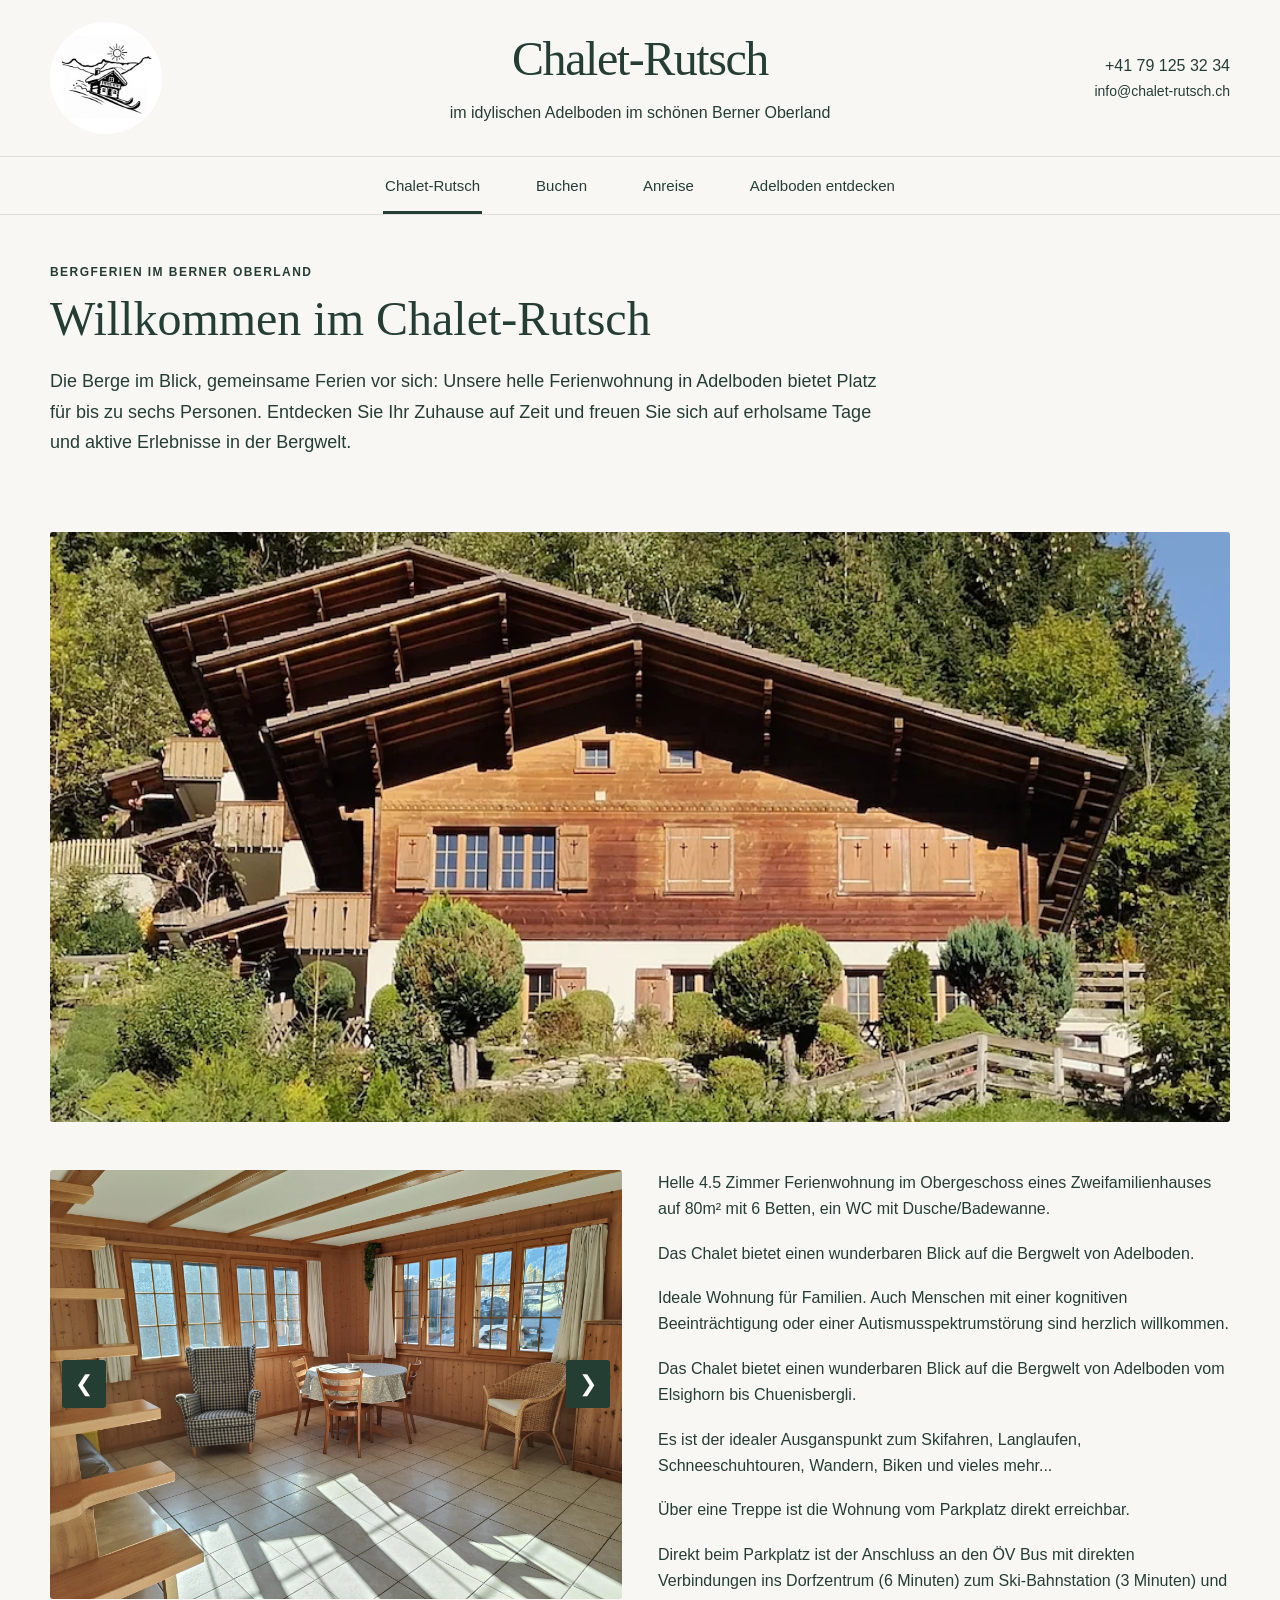
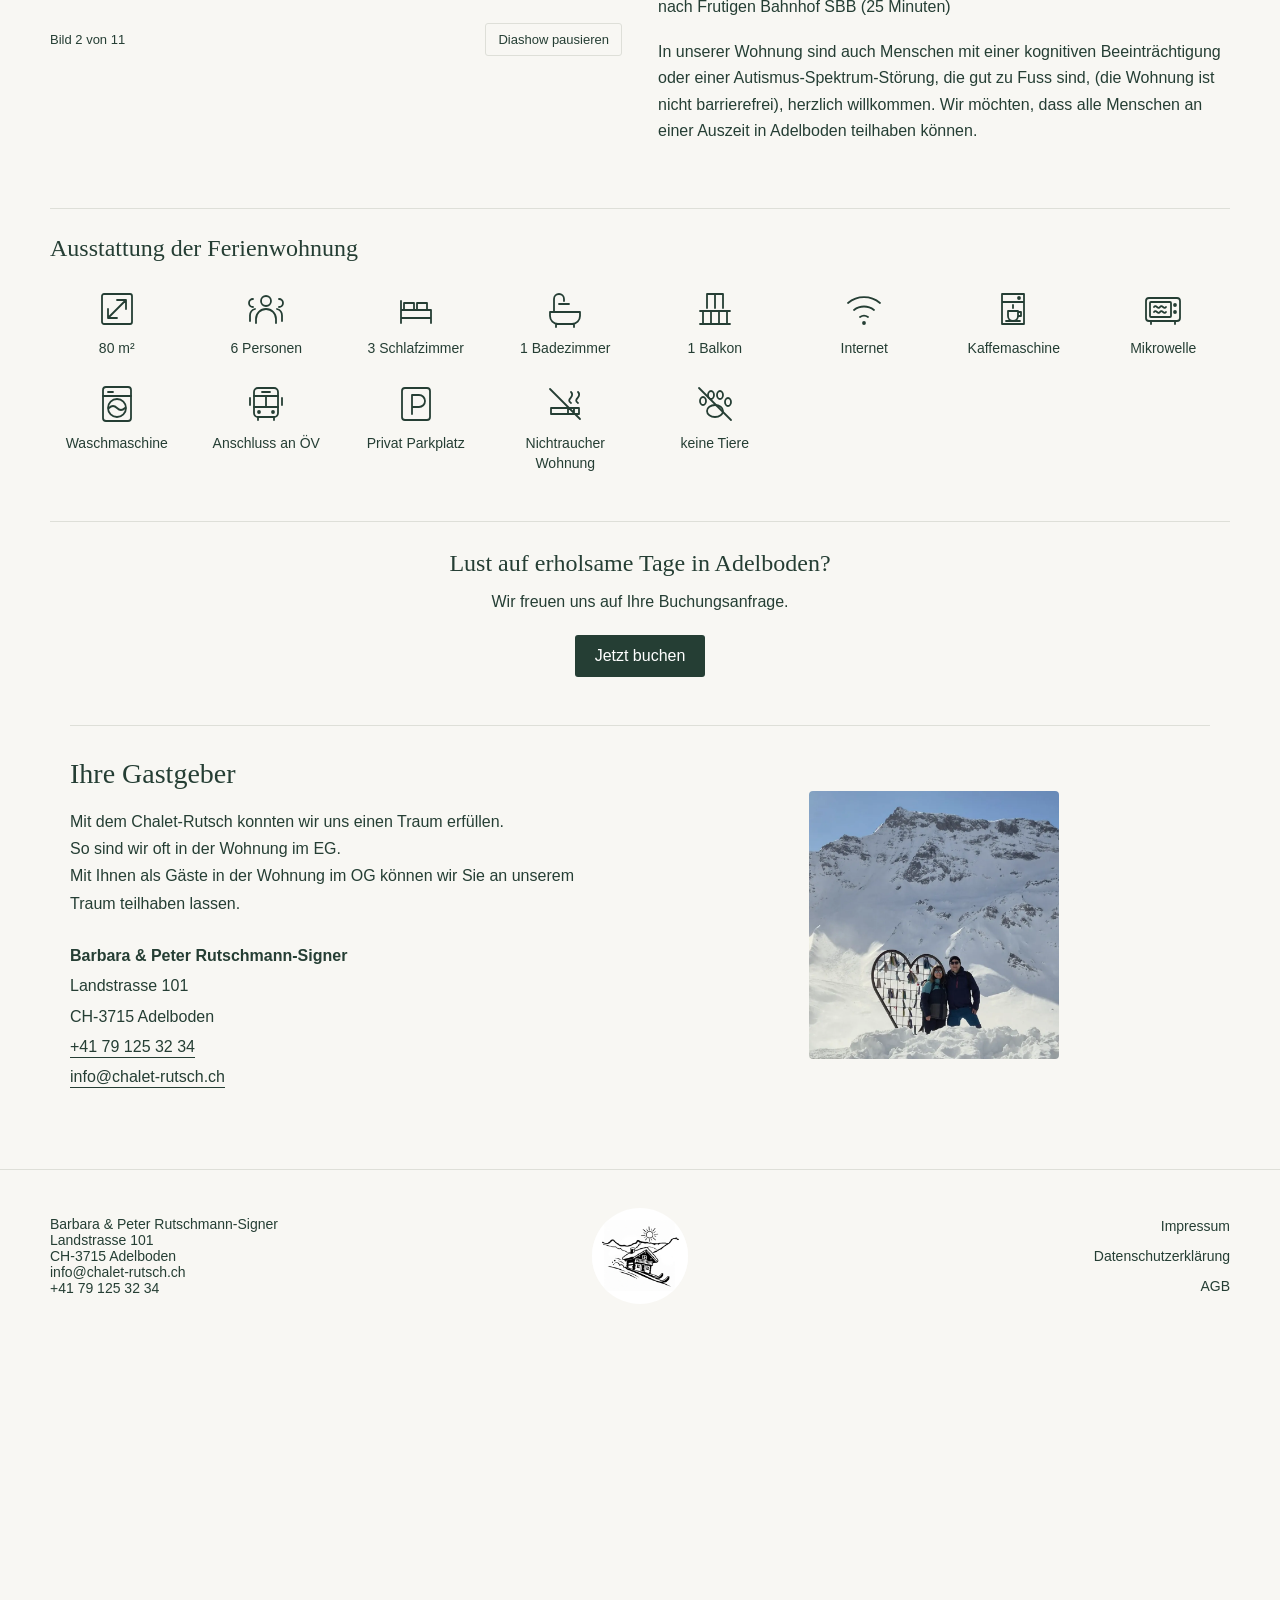
<file: index.html>
<!DOCTYPE html>
<html lang="de-CH">

<head>
  <meta charset="UTF-8">
  <meta name="viewport" content="width=device-width, initial-scale=1">
  <meta name="description"
    content="Chalet-Rutsch – Ihr Chalet in den Bergen. Informationen, Buchungsanfragen und Anreise.">
  <title>Chalet-Rutsch | Willkommen in den Bergen</title>
  <link rel="icon" type="img/png" href="img/chaletrutschsignet.webp">
  <link rel="stylesheet" href="css/style.css">
</head>

<body>
  </div>

  <a class="skip-link" href="#inhalt">Zum Inhalt</a>
  <header>
    <div class="container header-top">
      <a class="logo-link" href="index.html" aria-label="Chalet-Rutsch – Startseite">
        <img class="logo" src="img/chaletrutschsignet.webp" alt="Chalet-Rutsch">
      </a>
      <div class="header-title">
        <h1>Chalet-Rutsch</h1>
        <p class="header-subtitle">im idylischen Adelboden im schönen Berner Oberland</p>
      </div>
      <div class="header-contact">
        <a class="header-phone" href="tel:++41791253234">+41 79 125 32 34</a>
        <a class="header-email" href="mailto:info@chalet-rutsch.ch">info@chalet-rutsch.ch</a>
      </div>
    </div>
    <nav class="main-nav" aria-label="Hauptnavigation">
      <ul class="container">
        <li><a href="index.html" aria-current="page">Chalet-Rutsch</a></li>
        <li><a href="booking.html">Buchen</a></li>
        <li><a href="directions.html">Anreise</a></li>
        <li><a href="explore.html">Adelboden entdecken</a></li>
      </ul>
    </nav>
  </header>
  <main id="inhalt" class="container">
    <section class="home-intro" aria-labelledby="home-title">
      <p class="home-eyebrow">Bergferien im Berner Oberland</p>
      <h2 id="home-title">Willkommen im Chalet-Rutsch</h2>
      <p>Die Berge im Blick, gemeinsame Ferien vor sich: Unsere helle Ferienwohnung in Adelboden bietet Platz für bis zu
        sechs Personen. Entdecken Sie Ihr Zuhause auf Zeit und freuen Sie sich auf erholsame Tage und aktive Erlebnisse
        in der Bergwelt.</p>
    </section>
    <figure>
      <img class="hero-image" src="img/chaletrutsch.webp" alt="Das Chalet-Rutsch">
    </figure>
    <section class="chalet-overview" aria-label="Bilder und Beschreibung der Ferienwohnung">
      <div class="gallery" role="region" aria-roledescription="Karussell" aria-label="Bildergalerie Chalet-Rutsch">
        <!-- Die vier src-Werte später durch eigene Bildpfade ersetzen. -->
        <div class="gallery-stage">
          <img class="gallery-image" src="img/rooms/stube01.webp" alt="Wohnen" width="900" height="675">
          <img class="gallery-image" src="img/rooms/stube02.webp" alt="Wohnen" width="900" height="675">
          <img class="gallery-image" src="img/rooms/zimmer01.webp" alt="Zimmer 1" width="900" height="675">
          <img class="gallery-image" src="img/rooms/zimmer02.webp" alt="Zimmer 2" width="900" height="675">
          <img class="gallery-image" src="img/rooms/zimmer03.webp" alt="Zimmer 3" width="900" height="675">
          <img class="gallery-image" src="img/rooms/essen.webp" alt="Essen" width="900" height="675">
          <img class="gallery-image" src="img/rooms/essen02.webp" alt="Essen" width="900" height="675">
          <img class="gallery-image" src="img/rooms/kueche.webp" alt="Küche" width="900" height="675">
          <img class="gallery-image" src="img/rooms/aussichtwildstrubel.webp" alt="view" width="900" height="675">
          <img class="gallery-image" src="img/rooms/aussichtbunder.webp" alt="view" width="900" height="675">
          <img class="gallery-image" src="img/rooms/aussichtelsigen.webp" alt="view" width="900" height="675">
          <button class="gallery-arrow gallery-prev" type="button" aria-label="Vorheriges Bild">&#10094;</button>
          <button class="gallery-arrow gallery-next" type="button" aria-label="Nächstes Bild">&#10095;</button>
        </div>
        <div class="gallery-controls">
          <span class="gallery-counter">Bild 1 von 4</span>
          <button class="gallery-pause" type="button" aria-pressed="false">Diashow pausieren</button>
        </div>
      </div>
      <div class="chalet-description-group">
        <p class="chalet-description">Helle 4.5 Zimmer Ferienwohnung im Obergeschoss eines Zweifamilienhauses auf 80m²
          mit 6 Betten, ein WC mit Dusche/Badewanne.</p>
        <p class="chalet-description">Das Chalet bietet einen wunderbaren Blick auf die Bergwelt von Adelboden.</p>
        <p class="chalet-description">Ideale Wohnung für Familien. Auch Menschen mit einer kognitiven Beeinträchtigung
          oder einer Autismusspektrumstörung sind herzlich willkommen.</p>
        <p class="chalet-description">Das Chalet bietet einen wunderbaren Blick auf die Bergwelt von Adelboden vom
          Elsighorn bis Chuenisbergli.</p>
        <p class="chalet-description">Es ist der idealer Ausganspunkt zum Skifahren, Langlaufen, Schneeschuhtouren,
          Wandern, Biken und vieles mehr...</p>
        <p class="chalet-description">Über eine Treppe ist die Wohnung vom Parkplatz direkt erreichbar.</p>
        <p class="chalet-description">Direkt beim Parkplatz ist der Anschluss an den ÖV Bus mit direkten Verbindungen
          ins Dorfzentrum (6 Minuten) zum Ski-Bahnstation (3 Minuten) und nach Frutigen Bahnhof SBB (25 Minuten)</p>
        <p class="chalet-description">In unserer Wohnung sind auch Menschen mit einer kognitiven Beeinträchtigung 
          oder einer Autismus-Spektrum-Störung, die gut zu Fuss sind, (die Wohnung ist nicht barrierefrei), herzlich willkommen. 
          Wir möchten, dass alle Menschen an einer Auszeit in Adelboden teilhaben können.</p> 
      </div>
      <div>
      </div>
    </section>
    <section class="amenities" aria-labelledby="amenities-title">
      <h2 id="amenities-title">Ausstattung der Ferienwohnung</h2>
      <ul class="amenities-list">
        <li class="amenity"><svg viewBox="0 0 40 40" width="40" height="40" fill="none" stroke="currentColor"
            stroke-width="1.8" stroke-linecap="round" stroke-linejoin="round" aria-hidden="true" focusable="false">
            <rect x="5" y="5" width="30" height="30" rx="2" />
            <path d="M11 29 29 11M20 11h9v9M11 20v9h9" />
          </svg><span>80 m²</span></li>
        <li class="amenity"><svg viewBox="0 0 40 40" width="40" height="40" fill="none" stroke="currentColor"
            stroke-width="1.8" stroke-linecap="round" stroke-linejoin="round" aria-hidden="true" focusable="false">
            <circle cx="20" cy="12" r="5" />
            <path
              d="M10 34v-4a10 10 0 0 1 20 0v4M7 10a4 4 0 0 0 0 8M33 10a4 4 0 0 1 0 8M4 32v-5a7 7 0 0 1 5-7M36 32v-5a7 7 0 0 0-5-7" />
          </svg><span>6 Personen</span></li>
        <li class="amenity"><svg viewBox="0 0 40 40" width="40" height="40" fill="none" stroke="currentColor"
            stroke-width="1.8" stroke-linecap="round" stroke-linejoin="round" aria-hidden="true" focusable="false">
            <path d="M5 34V12m30 22V21H5m0 8h30M8 21v-7h10v7m3 0v-7h10v7" />
          </svg><span>3 Schlafzimmer</span></li>
        <li class="amenity"><svg viewBox="0 0 40 40" width="40" height="40" fill="none" stroke="currentColor"
            stroke-width="1.8" stroke-linecap="round" stroke-linejoin="round" aria-hidden="true" focusable="false">
            <path d="M5 23h30v4a8 8 0 0 1-8 8H13a8 8 0 0 1-8-8ZM9 23V10a5 5 0 0 1 10 0v2m-5 3h10M11 35v3m18-3v3" />
          </svg><span>1 Badezimmer</span></li>
        <li class="amenity"><svg viewBox="0 0 40 40" width="40" height="40" fill="none" stroke="currentColor"
            stroke-width="1.8" stroke-linecap="round" stroke-linejoin="round" aria-hidden="true" focusable="false">
            <path d="M5 22h30M5 35h30M8 22v13m8-13v13m8-13v13m8-13v13M12 19V5h16v14M20 5v14" />
          </svg><span>1 Balkon</span></li>
        <li class="amenity"><svg viewBox="0 0 40 40" width="40" height="40" fill="none" stroke="currentColor"
            stroke-width="1.8" stroke-linecap="round" stroke-linejoin="round" aria-hidden="true" focusable="false">
            <path d="M4 14a25 25 0 0 1 32 0M10 21a16 16 0 0 1 20 0M16 28a7 7 0 0 1 8 0" />
            <circle cx="20" cy="34" r="1" />
          </svg><span>Internet</span></li>
        <li class="amenity"><svg viewBox="0 0 40 40" width="40" height="40" fill="none" stroke="currentColor"
            stroke-width="1.8" stroke-linecap="round" stroke-linejoin="round" aria-hidden="true" focusable="false">
            <path d="M8 5h22v30H8ZM8 13h22M14 22h10v5a5 5 0 0 1-10 0Zm10 1h3v4h-3M12 32h14M19 16v3" />
            <circle cx="25" cy="9" r="1" />
          </svg><span>Kaffemaschine</span></li>
        <li class="amenity">
          <svg viewBox="0 0 40 40" width="40" height="40" fill="none" stroke="currentColor" stroke-width="1.8"
            stroke-linecap="round" stroke-linejoin="round" aria-hidden="true" focusable="false">
            <rect x="3" y="9" width="34" height="23" rx="3" />§
            <rect x="7" y="13" width="21" height="15" rx="1" />
            <circle cx="32" cy="16" r="1" />
            <circle cx="32" cy="23" r="1" />
            <path d="M8 32v3m24-3v3M11 18c2-3 4 3 6 0s4 3 6 0
                        M11 23c2-3 4 3 6 0s4 3 6 0" />
          </svg>
          <span>Mikrowelle</span>
        </li>
        <li class="amenity"><svg viewBox="0 0 40 40" width="40" height="40" fill="none" stroke="currentColor"
            stroke-width="1.8" stroke-linecap="round" stroke-linejoin="round" aria-hidden="true" focusable="false">
            <rect x="6" y="3" width="28" height="34" rx="3" />
            <path d="M6 12h28M11 8h5" />
            <circle cx="20" cy="24" r="9" />
            <path d="M12 24q4-4 8 0t8 0" />
          </svg><span>Waschmaschine</span></li>
        <li class="amenity">
          <svg viewBox="0 0 40 40" width="40" height="40" fill="none" stroke="currentColor" stroke-width="1.8"
            stroke-linecap="round" stroke-linejoin="round" aria-hidden="true" focusable="false">
            <rect x="8" y="4" width="24" height="29" rx="4" />
            <path d="M8 12h24M8 23h24M20 12v11
                        M12 33v3m16-3v3M4 14v7m32-7v7" />
            <circle cx="13" cy="28" r="1" />
            <circle cx="27" cy="28" r="1" />
            <path d="M16 8h8" />
          </svg>
          <span>Anschluss an ÖV</span>
        </li>
        <li class="amenity"><svg viewBox="0 0 40 40" width="40" height="40" fill="none" stroke="currentColor"
            stroke-width="1.8" stroke-linecap="round" stroke-linejoin="round" aria-hidden="true" focusable="false">
            <rect x="6" y="4" width="28" height="32" rx="3" />
            <path d="M16 30V11h7a6 6 0 0 1 0 12h-7" />
          </svg><span>Privat Parkplatz</span></li>
        <li class="amenity"><svg viewBox="0 0 40 40" width="40" height="40" fill="none" stroke="currentColor"
            stroke-width="1.8" stroke-linecap="round" stroke-linejoin="round" aria-hidden="true" focusable="false">
            <path d="M6 24h23v6H6Zm17 0v6m6-6h5v6h-5M26 19c-6-4 5-6 0-11M33 19c-6-4 5-6 0-11M5 5l30 30" />
          </svg><span>Nichtraucher Wohnung</span></li>
        <li class="amenity"><svg viewBox="0 0 40 40" width="40" height="40" fill="none" stroke="currentColor"
            stroke-width="1.8" stroke-linecap="round" stroke-linejoin="round" aria-hidden="true" focusable="false">
            <ellipse cx="20" cy="27" rx="8" ry="6" />
            <ellipse cx="8" cy="17" rx="3" ry="4" />
            <ellipse cx="16" cy="11" rx="3" ry="4" />
            <ellipse cx="25" cy="11" rx="3" ry="4" />
            <ellipse cx="33" cy="18" rx="3" ry="4" />
            <path d="M4 4l32 32" />
          </svg><span>keine Tiere</span></li>
      </ul>
    </section>
    <section class="booking-invitation" aria-labelledby="booking-title">
      <h2 id="booking-title">Lust auf erholsame Tage in Adelboden?</h2>
      <p>Wir freuen uns auf Ihre Buchungsanfrage.</p>
      <a class="booking-link" href="booking.html">Jetzt buchen</a>

      <div class="hosts-introduction">
        <div class="hosts-description">
          <h3>Ihre Gastgeber</h3>
          <p>Mit dem Chalet-Rutsch konnten wir uns einen Traum erfüllen.<br>So sind wir oft in der Wohnung im EG.<br>Mit
            Ihnen als Gäste in der Wohnung im OG können wir Sie an unserem Traum teilhaben lassen.</p>
          <address class="hosts-contact">
            <strong>Barbara &amp; Peter Rutschmann-Signer</strong><br>
            Landstrasse 101<br>
            CH-3715 Adelboden<br>
            <a href="tel:+41791253234">+41 79 125 32 34</a><br>
            <a href="mailto:info@chalet-rutsch.ch">info@chalet-rutsch.ch</a>
          </address>
        </div>
        <figure class="hosts-photo">
          <img src="img/famrutsch.webp" alt="Gastgeber Barbara und Peter Rutschmann-Signer" loading="lazy">
        </figure>
      </div>
    </section>
  </main>
  <footer class="site-footer">
    <div class="container footer-grid">
      <address class="contact">
        <p>Barbara & Peter Rutschmann-Signer<br>Landstrasse 101<br>CH-3715 Adelboden<br>
          <a href="mailto:info@chalet-rutsch.ch">info@chalet-rutsch.ch</a><br>
          <a href="tel:+41791253234">+41 79 125 32 34</a>
        </p>
      </address>
      <a href="index.html" aria-label="Chalet-Rutsch – Startseite"><img class="logo footer-logo"
          src="img/chaletrutschsignet.webp" alt="Signet Chalet-Rutsch" width="96" height="96" loading="lazy"></a>
      <nav class="legal" aria-label="Rechtliche Informationen">
        <a href="legalnotice.html">Impressum</a>
        <a href="privacy.html">Datenschutzerklärung</a>
        <a href="terms.html">AGB</a>
      </nav>
    </div>
  </footer>
  <script src="js/scripts.js" defer></script>
</body>

</html>
</file>
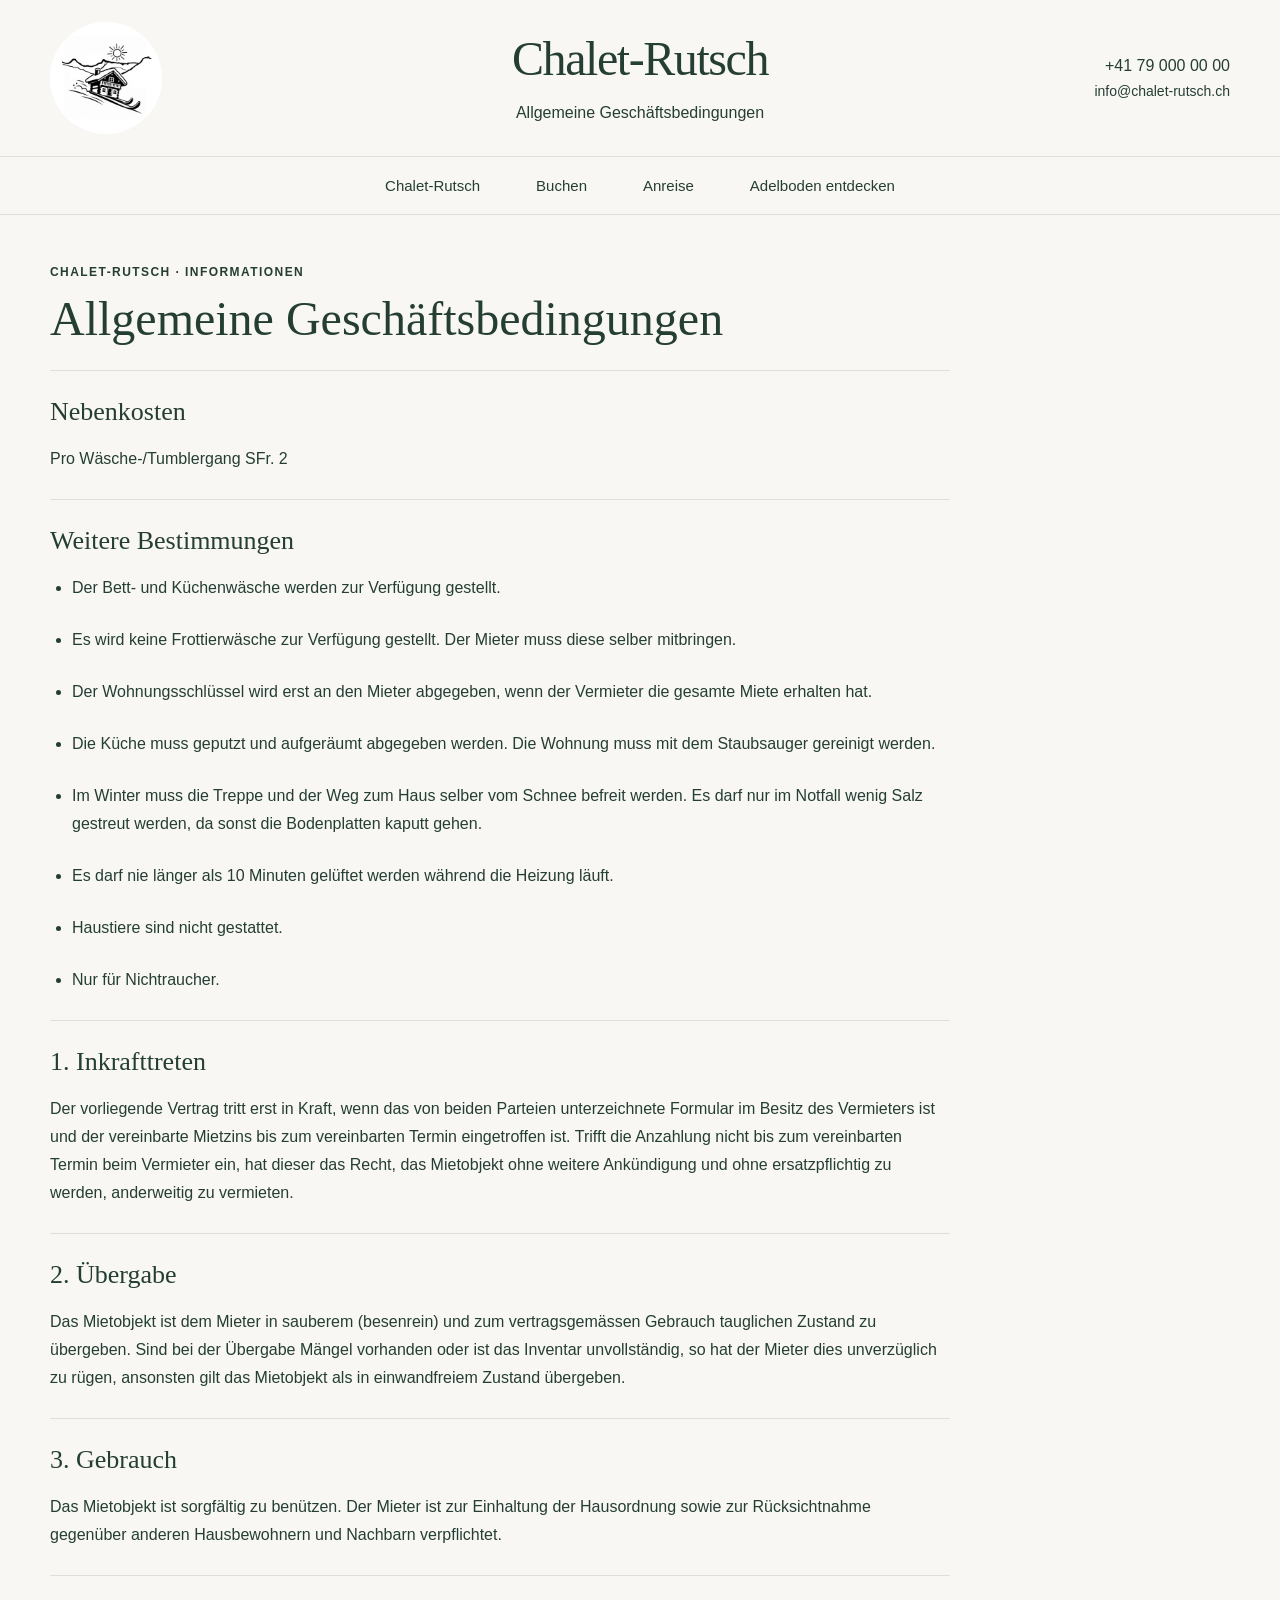
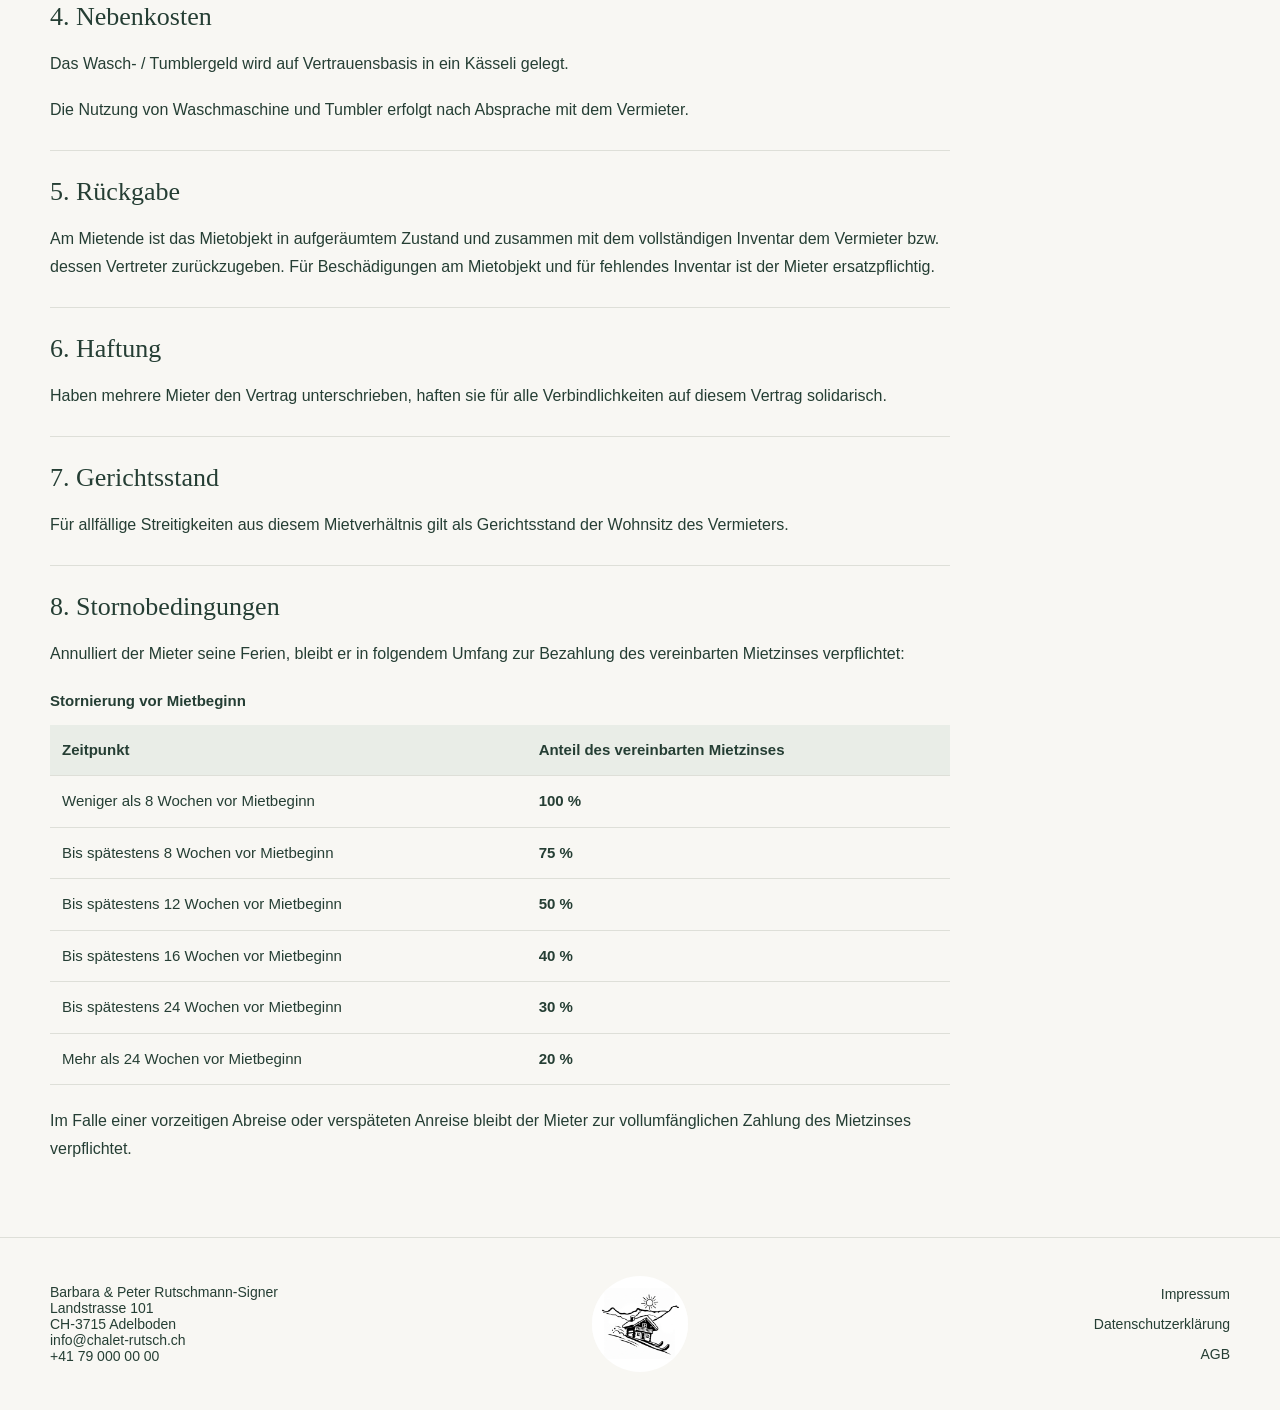
<file: agb.html>
<!DOCTYPE html>
<html lang="de-CH">
<head>
  <meta charset="UTF-8">
  <meta name="viewport" content="width=device-width, initial-scale=1">
  <meta name="description" content="Allgemeine Geschäftsbedingungen für die Ferienwohnung Chalet-Rutsch: Mietbedingungen, Nebenkosten, Hausregeln und Stornobedingungen.">
  <title>AGB | Chalet-Rutsch</title>
  <link rel="icon" type="img/png" href="img/chaletrutschsignet.webp">
  <link rel="stylesheet" href="css/style.css">
</head>
<body>
  </div>
  <a class="skip-link" href="#inhalt">Zum Inhalt</a>
  <header>
    <div class="container header-top">
      <a class="logo-link" href="index.html" aria-label="Chalet-Rutsch – Startseite">
        <img class="logo" src="img/chaletrutschsignet.webp" alt="Chalet-Rutsch" width="112" height="112">
      </a>
      <div class="header-title">
        <h1>Chalet-Rutsch</h1>
        <p class="header-subtitle">Allgemeine Geschäftsbedingungen</p>
      </div>
      <div class="header-contact">
        <a class="header-phone" href="tel:+41790000000">+41 79 000 00 00</a>
        <a class="header-email" href="mailto:info@chalet-rutsch.ch">info@chalet-rutsch.ch</a>
      </div>
    </div>
    <nav class="main-nav" aria-label="Hauptnavigation">
      <ul class="container">
        <li><a href="index.html">Chalet-Rutsch</a></li>
        <li><a href="buchen.html">Buchen</a></li>
        <li><a href="directions.html">Anreise</a></li>
        <li><a href="explore.html">Adelboden entdecken</a></li>
      </ul>
    </nav>
  </header>
  <main id="inhalt" class="container">
    <section class="imprint-intro" aria-labelledby="agb-title">
      <p class="directions-eyebrow">Chalet-Rutsch · Informationen</p>
      <h2 id="agb-title">Allgemeine Geschäftsbedingungen</h2>
    </section>
    <article class="imprint-text agb-text" aria-label="Allgemeine Geschäftsbedingungen">
      <section aria-labelledby="additional-costs"><h3 id="additional-costs">Nebenkosten</h3><p>Pro Wäsche-/Tumblergang SFr. 2</p></section>
      <section aria-labelledby="house-rules"><h3 id="house-rules">Weitere Bestimmungen</h3>
        <ul>
          <li>Der Bett- und Küchenwäsche werden zur Verfügung gestellt.</li>
          <li>Es wird keine Frottierwäsche zur Verfügung gestellt. Der Mieter muss diese selber mitbringen.</li>
          <li>Der Wohnungsschlüssel wird erst an den Mieter abgegeben, wenn der Vermieter die gesamte Miete erhalten hat.</li>
          <li>Die Küche muss geputzt und aufgeräumt abgegeben werden. Die Wohnung muss mit dem Staubsauger gereinigt werden.</li>
          <li>Im Winter muss die Treppe und der Weg zum Haus selber vom Schnee befreit werden. Es darf nur im Notfall wenig Salz gestreut werden, da sonst die Bodenplatten kaputt gehen.</li>
          <li>Es darf nie länger als 10 Minuten gelüftet werden während die Heizung läuft.</li>
          <li>Haustiere sind nicht gestattet.</li>
          <li>Nur für Nichtraucher.</li>
        </ul>
      </section>
      <section aria-labelledby="commencement"><h3 id="commencement">1. Inkrafttreten</h3><p>Der vorliegende Vertrag tritt erst in Kraft, wenn das von beiden Parteien unterzeichnete Formular im Besitz des Vermieters ist und der vereinbarte Mietzins bis zum vereinbarten Termin eingetroffen ist. Trifft die Anzahlung nicht bis zum vereinbarten Termin beim Vermieter ein, hat dieser das Recht, das Mietobjekt ohne weitere Ankündigung und ohne ersatzpflichtig zu werden, anderweitig zu vermieten.</p></section>
      <section aria-labelledby="handover"><h3 id="handover">2. Übergabe</h3><p>Das Mietobjekt ist dem Mieter in sauberem (besenrein) und zum vertragsgemässen Gebrauch tauglichen Zustand zu übergeben. Sind bei der Übergabe Mängel vorhanden oder ist das Inventar unvollständig, so hat der Mieter dies unverzüglich zu rügen, ansonsten gilt das Mietobjekt als in einwandfreiem Zustand übergeben.</p></section>
      <section aria-labelledby="use"><h3 id="use">3. Gebrauch</h3><p>Das Mietobjekt ist sorgfältig zu benützen. Der Mieter ist zur Einhaltung der Hausordnung sowie zur Rücksichtnahme gegenüber anderen Hausbewohnern und Nachbarn verpflichtet.</p></section>
      <section aria-labelledby="costs"><h3 id="costs">4. Nebenkosten</h3><p>Das Wasch- / Tumblergeld wird auf Vertrauensbasis in ein Kässeli gelegt.</p><p>Die Nutzung von Waschmaschine und Tumbler erfolgt nach Absprache mit dem Vermieter.</p></section>
      <section aria-labelledby="return"><h3 id="return">5. Rückgabe</h3><p>Am Mietende ist das Mietobjekt in aufgeräumtem Zustand und zusammen mit dem vollständigen Inventar dem Vermieter bzw. dessen Vertreter zurückzugeben. Für Beschädigungen am Mietobjekt und für fehlendes Inventar ist der Mieter ersatzpflichtig.</p></section>
      <section aria-labelledby="liability"><h3 id="liability">6. Haftung</h3><p>Haben mehrere Mieter den Vertrag unterschrieben, haften sie für alle Verbindlichkeiten auf diesem Vertrag solidarisch.</p></section>
      <section aria-labelledby="jurisdiction"><h3 id="jurisdiction">7. Gerichtsstand</h3><p>Für allfällige Streitigkeiten aus diesem Mietverhältnis gilt als Gerichtsstand der Wohnsitz des Vermieters.</p></section>
      <section aria-labelledby="cancellation"><h3 id="cancellation">8. Stornobedingungen</h3><p>Annulliert der Mieter seine Ferien, bleibt er in folgendem Umfang zur Bezahlung des vereinbarten Mietzinses verpflichtet:</p>
        <table class="cancellation-table"><caption>Stornierung vor Mietbeginn</caption><thead><tr><th scope="col">Zeitpunkt</th><th scope="col">Anteil des vereinbarten Mietzinses</th></tr></thead><tbody>
          <tr><td>Weniger als 8 Wochen vor Mietbeginn</td><td>100 %</td></tr>
          <tr><td>Bis spätestens 8 Wochen vor Mietbeginn</td><td>75 %</td></tr>
          <tr><td>Bis spätestens 12 Wochen vor Mietbeginn</td><td>50 %</td></tr>
          <tr><td>Bis spätestens 16 Wochen vor Mietbeginn</td><td>40 %</td></tr>
          <tr><td>Bis spätestens 24 Wochen vor Mietbeginn</td><td>30 %</td></tr>
          <tr><td>Mehr als 24 Wochen vor Mietbeginn</td><td>20 %</td></tr>
        </tbody></table>
        <p>Im Falle einer vorzeitigen Abreise oder verspäteten Anreise bleibt der Mieter zur vollumfänglichen Zahlung des Mietzinses verpflichtet.</p>
      </section>
    </article>
  </main>
  <footer class="site-footer">
    <div class="container footer-grid">
      <address class="contact">
        <p>Barbara & Peter Rutschmann-Signer<br>Landstrasse 101<br>CH-3715 Adelboden<br>
        <a href="mailto:info@chalet-rutsch.ch">info@chalet-rutsch.ch</a><br>
        <a href="tel:+41790000000">+41 79 000 00 00</a></p>
      </address>
      <a href="index.html" aria-label="Chalet-Rutsch – Startseite"><img class="logo footer-logo" src="img/chaletrutschsignet.webp" alt="Signet Chalet-Rutsch" width="96" height="96" loading="lazy"></a>
      <nav class="legal" aria-label="Rechtliche Informationen">
        <a href="impressum.html">Impressum</a>
        <a href="datenschutz.html">Datenschutzerklärung</a>
        <a href="agb.html">AGB</a>
      </nav>
    </div>
  </footer>
  <script src="js/scripts.js" defer></script>
</body>
</html>
</file>
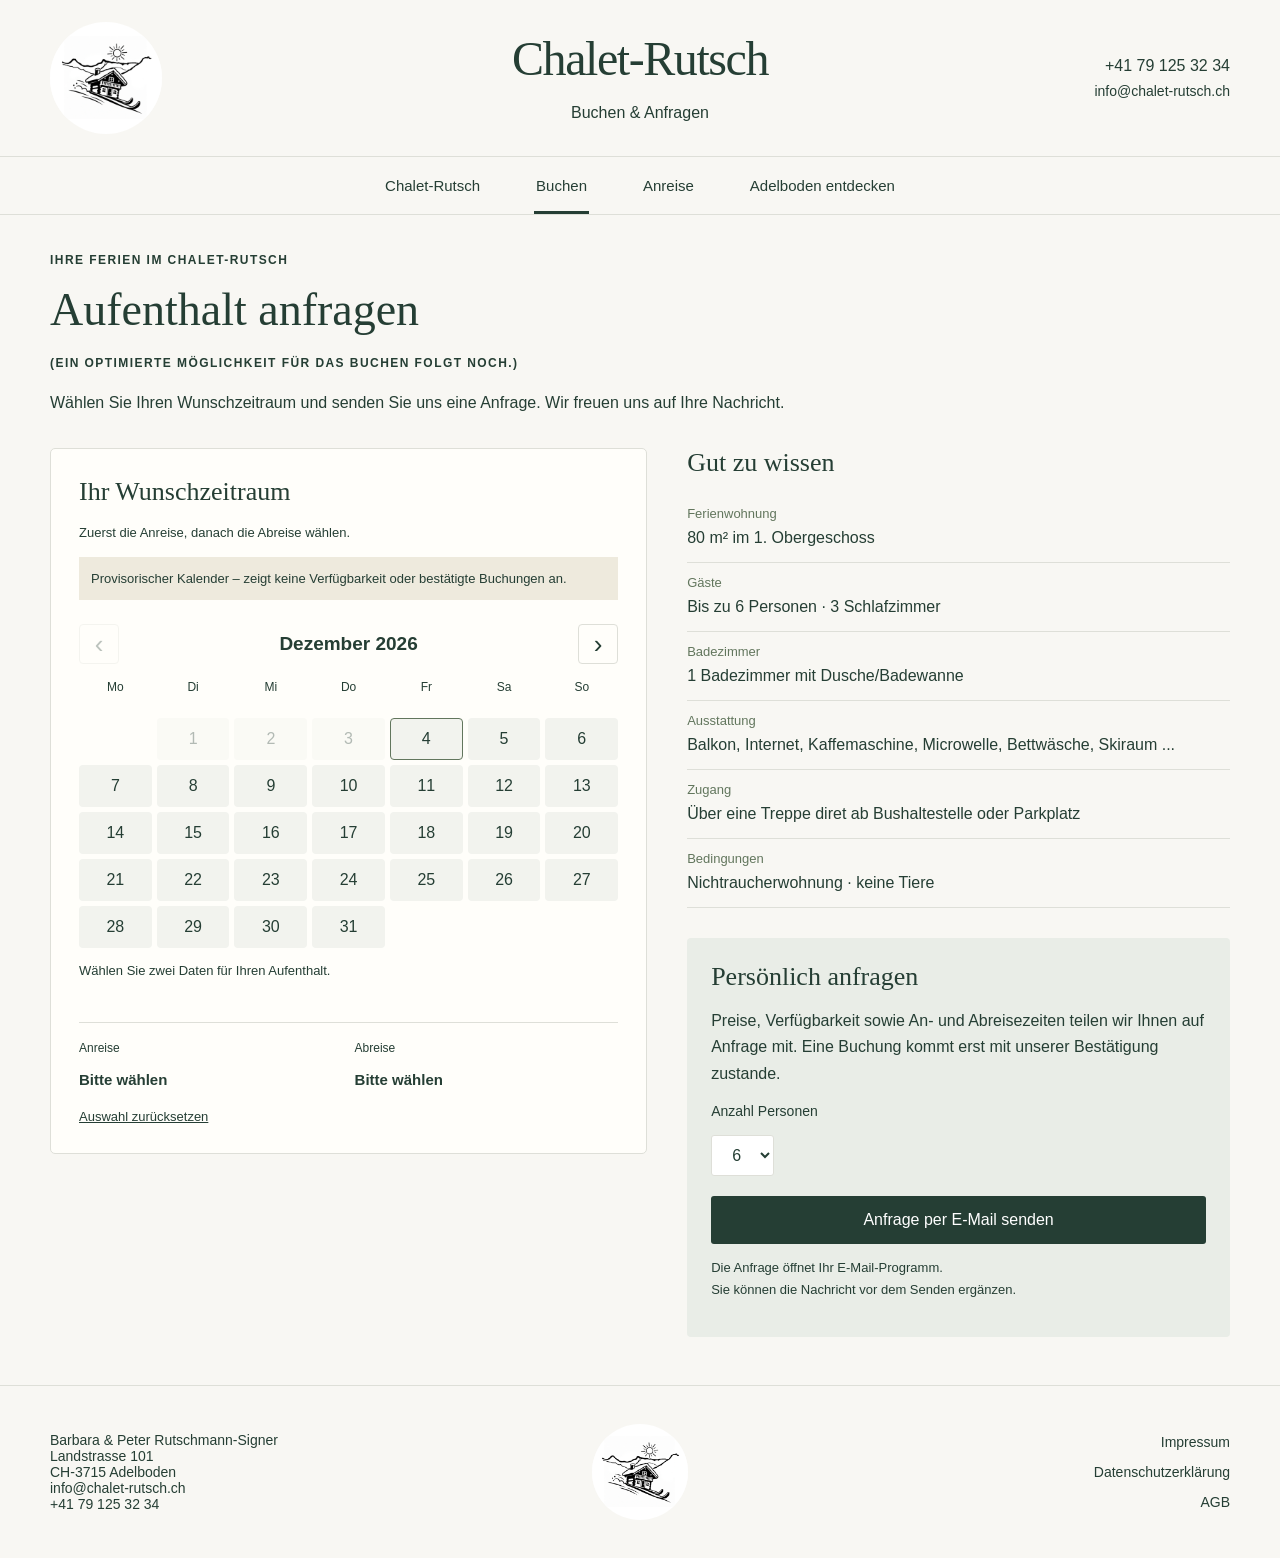
<file: booking.html>
<!DOCTYPE html>
<html lang="de-CH">

<head>
  <meta charset="UTF-8">
  <meta name="viewport" content="width=device-width, initial-scale=1">
  <meta name="description"
    content="Planen Sie Ihren Aufenthalt im Chalet-Rutsch in Adelboden. Wunschzeitraum auswählen und Ferien für bis zu sechs Personen per E-Mail anfragen.">
  <title>Buchen &amp; Anfragen | Chalet-Rutsch</title>
  <link rel="icon" type="img/png" href="img/chaletrutschsignet.webp">
  <link rel="stylesheet" href="css/style.css">
</head>

<body>
  </div>
  <a class="skip-link" href="#inhalt">Zum Inhalt</a>
  <header>
    <div class="container header-top">
      <a class="logo-link" href="index.html" aria-label="Chalet-Rutsch – Startseite">
        <img class="logo" src="img/chaletrutschsignet.webp" alt="Chalet-Rutsch" width="112" height="112">
      </a>
      <div class="header-title">
        <h1>Chalet-Rutsch</h1>
        <p class="header-subtitle">Buchen &amp; Anfragen</p>
      </div>
      <div class="header-contact">
        <a class="header-phone" href="tel:+41791253234">+41 79 125 32 34</a>
        <a class="header-email" href="mailto:info@chalet-rutsch.ch">info@chalet-rutsch.ch</a>
      </div>
    </div>
    <nav class="main-nav" aria-label="Hauptnavigation">
      <ul class="container">
        <li><a href="index.html">Chalet-Rutsch</a></li>
        <li><a href="booking.html" aria-current="page">Buchen</a></li>
        <li><a href="directions.html">Anreise</a></li>
        <li><a href="explore.html">Adelboden entdecken</a></li>
      </ul>
    </nav>
  </header>
  <main id="inhalt" class="container">
    <section class="booking-intro">
      <p class="explore-eyebrow">Ihre Ferien im Chalet-Rutsch</p>
      <h2>Aufenthalt anfragen</h2>
      <p class="explore-eyebrow">(Ein optimierte Möglichkeit für das Buchen folgt noch.)</p>
      <p>Wählen Sie Ihren Wunschzeitraum und senden Sie uns eine Anfrage. Wir freuen uns auf Ihre Nachricht.</p>
    </section>
    <div class="booking-layout">
      <!-- Hier kann später das externe Kalender- oder Buchungswidget eingebunden werden. -->
      <section class="booking-calendar" aria-labelledby="calendar-title">
        <h3 id="calendar-title">Ihr Wunschzeitraum</h3>
        <p class="booking-hint">Zuerst die Anreise, danach die Abreise wählen.</p>
        <p class="calendar-notice">Provisorischer Kalender – zeigt keine Verfügbarkeit oder bestätigte Buchungen an.</p>
        <div class="calendar-heading"><button type="button" id="previous-month" aria-label="Vorheriger Monat">‹</button>
          <h4 id="calendar-month" aria-live="polite"></h4><button type="button" id="next-month"
            aria-label="Nächster Monat">›</button>
        </div>
        <div class="calendar-weekdays" aria-hidden="true">
          <span>Mo</span><span>Di</span><span>Mi</span><span>Do</span><span>Fr</span><span>Sa</span><span>So</span>
        </div>
        <div id="calendar-days" class="calendar-days" role="group" aria-label="Datum auswählen"></div>
        <p id="stay-length" class="booking-hint" aria-live="polite">Wählen Sie zwei Daten für Ihren Aufenthalt.</p>
        <div class="date-summary" aria-live="polite">
          <div><span>Anreise</span><strong id="arrival-value">Bitte wählen</strong></div>
          <div><span>Abreise</span><strong id="departure-value">Bitte wählen</strong></div>
        </div>
        <br/>
        <button type="button" class="reset-dates" id="reset-dates">Auswahl zurücksetzen</button>
        <noscript>
          <p>Für die Datumsauswahl bitte JavaScript aktivieren oder den Wunschzeitraum direkt per E-Mail anfragen.</p>
        </noscript>
      </section>
      <section class="booking-details" aria-labelledby="details-title">
        <h3 id="details-title">Gut zu wissen</h3>
        <dl class="booking-facts">
          <div>
            <dt>Ferienwohnung</dt>
            <dd>80 m² im 1. Obergeschoss</dd>
          </div>
          <div>
            <dt>Gäste</dt>
            <dd>Bis zu 6 Personen · 3 Schlafzimmer</dd>
          </div>
          <div>
            <dt>Badezimmer</dt>
            <dd>1 Badezimmer mit Dusche/Badewanne</dd>
          </div>
          <div>
            <dt>Ausstattung</dt>
            <dd>Balkon, Internet, Kaffemaschine, Microwelle, Bettwäsche, Skiraum ...</dd>
          </div>
          <div>
            <dt>Zugang</dt>
            <dd>Über eine Treppe diret ab Bushaltestelle oder Parkplatz</dd>
          </div>
          <div>
            <dt>Bedingungen</dt>
            <dd>Nichtraucherwohnung · keine Tiere</dd>
          </div>
        </dl>
        <div class="booking-request">
          <h3>Persönlich anfragen</h3>
          <p>Preise, Verfügbarkeit sowie An- und Abreisezeiten teilen wir Ihnen auf Anfrage mit. Eine Buchung kommt erst
            mit unserer Bestätigung zustande.</p><label for="guest-count">Anzahl Personen</label><select
            id="guest-count" name="personen">
            <option>1</option>
            <option>2</option>
            <option>3</option>
            <option>4</option>
            <option>5</option>
            <option selected>6</option>
          </select><a class="booking-button" id="booking-email"
            href="mailto:info@chalet-rutsch.ch?subject=Buchungsanfrage%20Chalet-Rutsch">Anfrage per E-Mail senden</a>
          <p class="booking-hint">Die Anfrage öffnet Ihr E-Mail-Programm.<br/>Sie können die Nachricht vor dem Senden ergänzen.</p>
        </div>
      </section>
    </div>
  </main>
  <footer class="site-footer">
    <div class="container footer-grid">
      <address class="contact">
        <p>Barbara & Peter Rutschmann-Signer<br>Landstrasse 101<br>CH-3715 Adelboden<br>
          <a href="mailto:info@chalet-rutsch.ch">info@chalet-rutsch.ch</a><br>
          <a href="tel:+41791253234">+41 79 125 32 34</a>
        </p>
      </address>
      <a href="index.html" aria-label="Chalet-Rutsch – Startseite"><img class="logo footer-logo"
          src="img/chaletrutschsignet.webp" alt="Signet Chalet-Rutsch" width="96" height="96" loading="lazy"></a>
      <nav class="legal" aria-label="Rechtliche Informationen">
        <a href="legalnotice.html">Impressum</a>
        <a href="privacy.html">Datenschutzerklärung</a>
        <a href="terms.html">AGB</a>
      </nav>
    </div>
  </footer>
  <script src="js/scripts.js" defer></script>
</body>

</html>
</file>
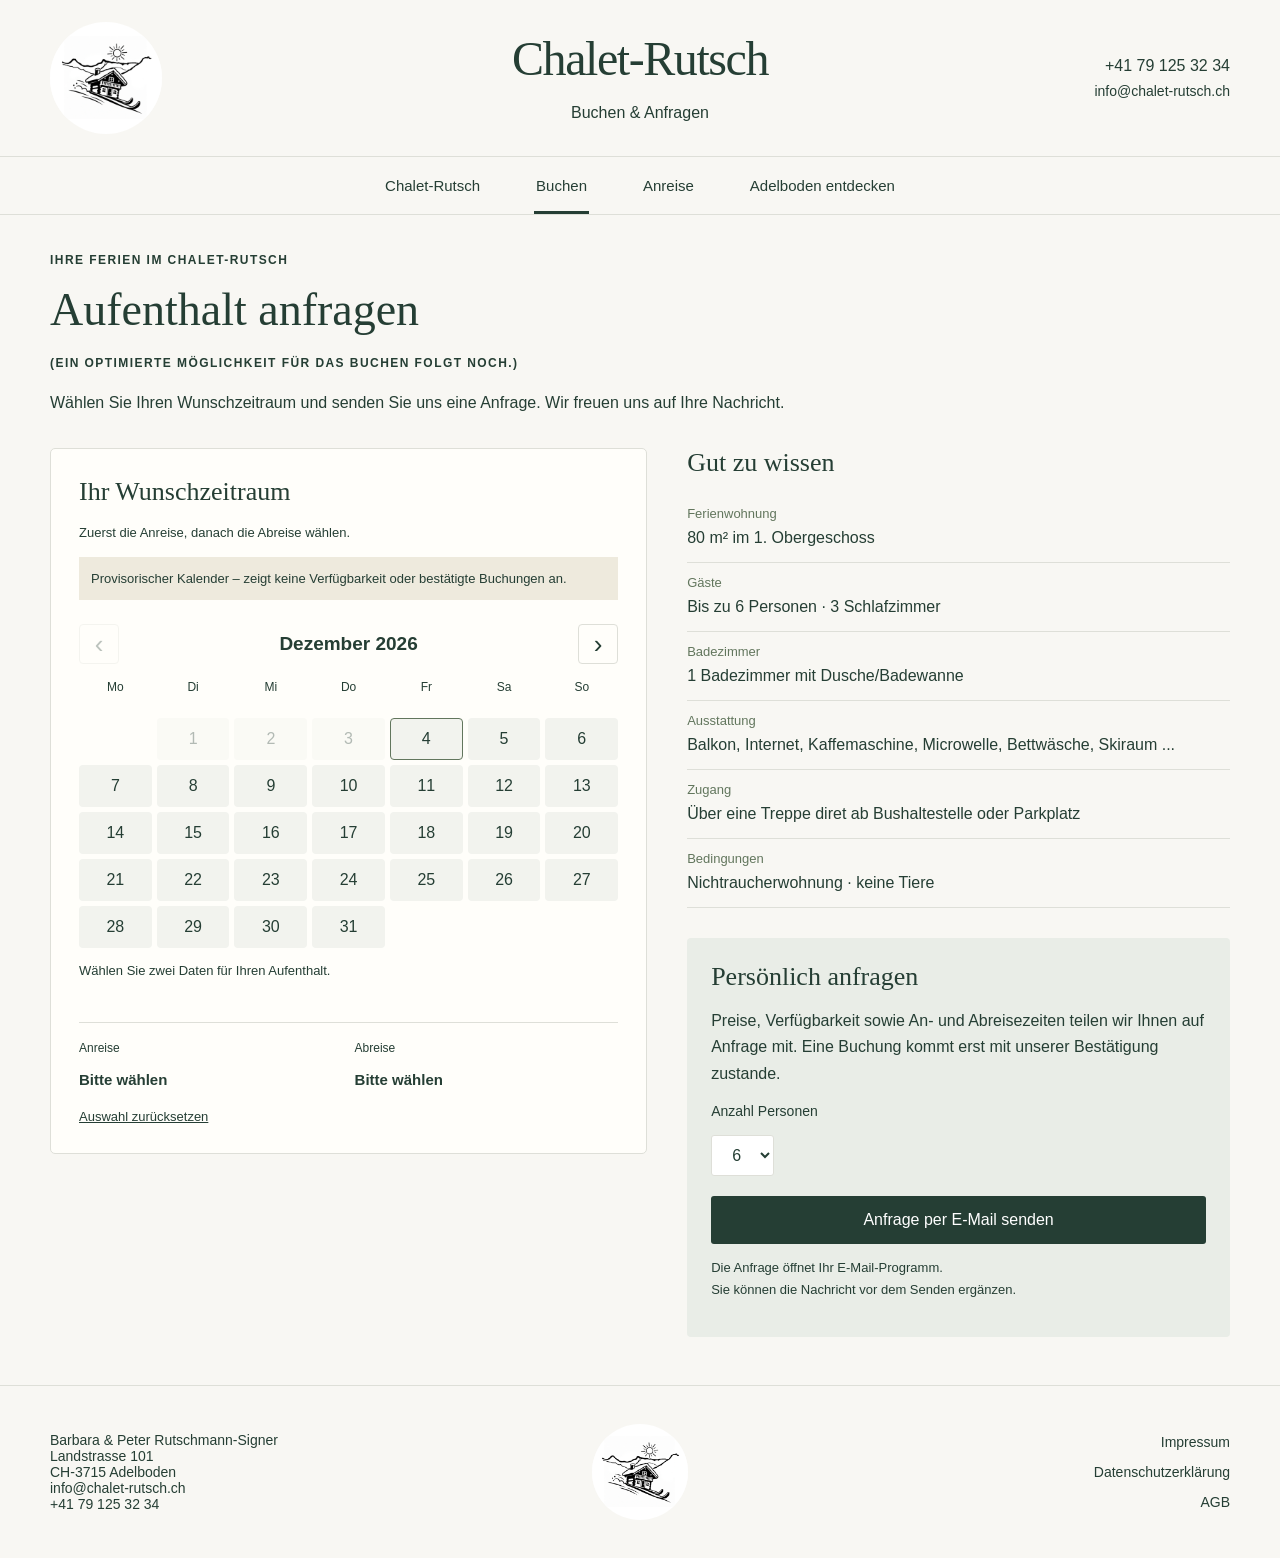
<file: buchen.html>
<!DOCTYPE html>
<html lang="de-CH">

<head>
  <meta charset="UTF-8">
  <meta name="viewport" content="width=device-width, initial-scale=1">
  <meta name="description"
    content="Planen Sie Ihren Aufenthalt im Chalet-Rutsch in Adelboden. Wunschzeitraum auswählen und Ferien für bis zu sechs Personen per E-Mail anfragen.">
  <title>Buchen &amp; Anfragen | Chalet-Rutsch</title>
  <link rel="icon" type="img/png" href="img/chaletrutschsignet.webp">
  <link rel="stylesheet" href="css/style.css">
</head>

<body>
  </div>
  <a class="skip-link" href="#inhalt">Zum Inhalt</a>
  <header>
    <div class="container header-top">
      <a class="logo-link" href="index.html" aria-label="Chalet-Rutsch – Startseite">
        <img class="logo" src="img/chaletrutschsignet.webp" alt="Chalet-Rutsch" width="112" height="112">
      </a>
      <div class="header-title">
        <h1>Chalet-Rutsch</h1>
        <p class="header-subtitle">Buchen &amp; Anfragen</p>
      </div>
      <div class="header-contact">
        <a class="header-phone" href="tel:+41791253234">+41 79 125 32 34</a>
        <a class="header-email" href="mailto:info@chalet-rutsch.ch">info@chalet-rutsch.ch</a>
      </div>
    </div>
    <nav class="main-nav" aria-label="Hauptnavigation">
      <ul class="container">
        <li><a href="index.html">Chalet-Rutsch</a></li>
        <li><a href="buchen.html" aria-current="page">Buchen</a></li>
        <li><a href="directions.html">Anreise</a></li>
        <li><a href="explore.html">Adelboden entdecken</a></li>
      </ul>
    </nav>
  </header>
  <main id="inhalt" class="container">
    <section class="booking-intro">
      <p class="explore-eyebrow">Ihre Ferien im Chalet-Rutsch</p>
      <h2>Aufenthalt anfragen</h2>
      <p class="explore-eyebrow">(Ein optimierte Möglichkeit für das Buchen folgt noch.)</p>
      <p>Wählen Sie Ihren Wunschzeitraum und senden Sie uns eine Anfrage. Wir freuen uns auf Ihre Nachricht.</p>
    </section>
    <div class="booking-layout">
      <!-- Hier kann später das externe Kalender- oder Buchungswidget eingebunden werden. -->
      <section class="booking-calendar" aria-labelledby="calendar-title">
        <h3 id="calendar-title">Ihr Wunschzeitraum</h3>
        <p class="booking-hint">Zuerst die Anreise, danach die Abreise wählen.</p>
        <p class="calendar-notice">Provisorischer Kalender – zeigt keine Verfügbarkeit oder bestätigte Buchungen an.</p>
        <div class="calendar-heading"><button type="button" id="previous-month" aria-label="Vorheriger Monat">‹</button>
          <h4 id="calendar-month" aria-live="polite"></h4><button type="button" id="next-month"
            aria-label="Nächster Monat">›</button>
        </div>
        <div class="calendar-weekdays" aria-hidden="true">
          <span>Mo</span><span>Di</span><span>Mi</span><span>Do</span><span>Fr</span><span>Sa</span><span>So</span>
        </div>
        <div id="calendar-days" class="calendar-days" role="group" aria-label="Datum auswählen"></div>
        <p id="stay-length" class="booking-hint" aria-live="polite">Wählen Sie zwei Daten für Ihren Aufenthalt.</p>
        <div class="date-summary" aria-live="polite">
          <div><span>Anreise</span><strong id="arrival-value">Bitte wählen</strong></div>
          <div><span>Abreise</span><strong id="departure-value">Bitte wählen</strong></div>
        </div>
        <br/>
        <button type="button" class="reset-dates" id="reset-dates">Auswahl zurücksetzen</button>
        <noscript>
          <p>Für die Datumsauswahl bitte JavaScript aktivieren oder den Wunschzeitraum direkt per E-Mail anfragen.</p>
        </noscript>
      </section>
      <section class="booking-details" aria-labelledby="details-title">
        <h3 id="details-title">Gut zu wissen</h3>
        <dl class="booking-facts">
          <div>
            <dt>Ferienwohnung</dt>
            <dd>80 m² im 1. Obergeschoss</dd>
          </div>
          <div>
            <dt>Gäste</dt>
            <dd>Bis zu 6 Personen · 3 Schlafzimmer</dd>
          </div>
          <div>
            <dt>Badezimmer</dt>
            <dd>1 Badezimmer mit Dusche/Badewanne</dd>
          </div>
          <div>
            <dt>Ausstattung</dt>
            <dd>Balkon, Internet, Kaffemaschine, Microwelle, Bettwäsche, Skiraum ...</dd>
          </div>
          <div>
            <dt>Zugang</dt>
            <dd>Über eine Treppe diret ab Bushaltestelle oder Parkplatz</dd>
          </div>
          <div>
            <dt>Bedingungen</dt>
            <dd>Nichtraucherwohnung · keine Tiere</dd>
          </div>
        </dl>
        <div class="booking-request">
          <h3>Persönlich anfragen</h3>
          <p>Preise, Verfügbarkeit sowie An- und Abreisezeiten teilen wir Ihnen auf Anfrage mit. Eine Buchung kommt erst
            mit unserer Bestätigung zustande.</p><label for="guest-count">Anzahl Personen</label><select
            id="guest-count" name="personen">
            <option>1</option>
            <option>2</option>
            <option>3</option>
            <option>4</option>
            <option>5</option>
            <option selected>6</option>
          </select><a class="booking-button" id="booking-email"
            href="mailto:info@chalet-rutsch.ch?subject=Buchungsanfrage%20Chalet-Rutsch">Anfrage per E-Mail senden</a>
          <p class="booking-hint">Die Anfrage öffnet Ihr E-Mail-Programm.<br/>Sie können die Nachricht vor dem Senden ergänzen.</p>
        </div>
      </section>
    </div>
  </main>
  <footer class="site-footer">
    <div class="container footer-grid">
      <address class="contact">
        <p>Barbara & Peter Rutschmann-Signer<br>Landstrasse 101<br>CH-3715 Adelboden<br>
          <a href="mailto:info@chalet-rutsch.ch">info@chalet-rutsch.ch</a><br>
          <a href="tel:+41791253234">+41 79 125 32 34</a>
        </p>
      </address>
      <a href="index.html" aria-label="Chalet-Rutsch – Startseite"><img class="logo footer-logo"
          src="img/chaletrutschsignet.webp" alt="Signet Chalet-Rutsch" width="96" height="96" loading="lazy"></a>
      <nav class="legal" aria-label="Rechtliche Informationen">
        <a href="impressum.html">Impressum</a>
        <a href="datenschutz.html">Datenschutzerklärung</a>
        <a href="agb.html">AGB</a>
      </nav>
    </div>
  </footer>
  <script src="js/scripts.js" defer></script>
</body>

</html>
</file>
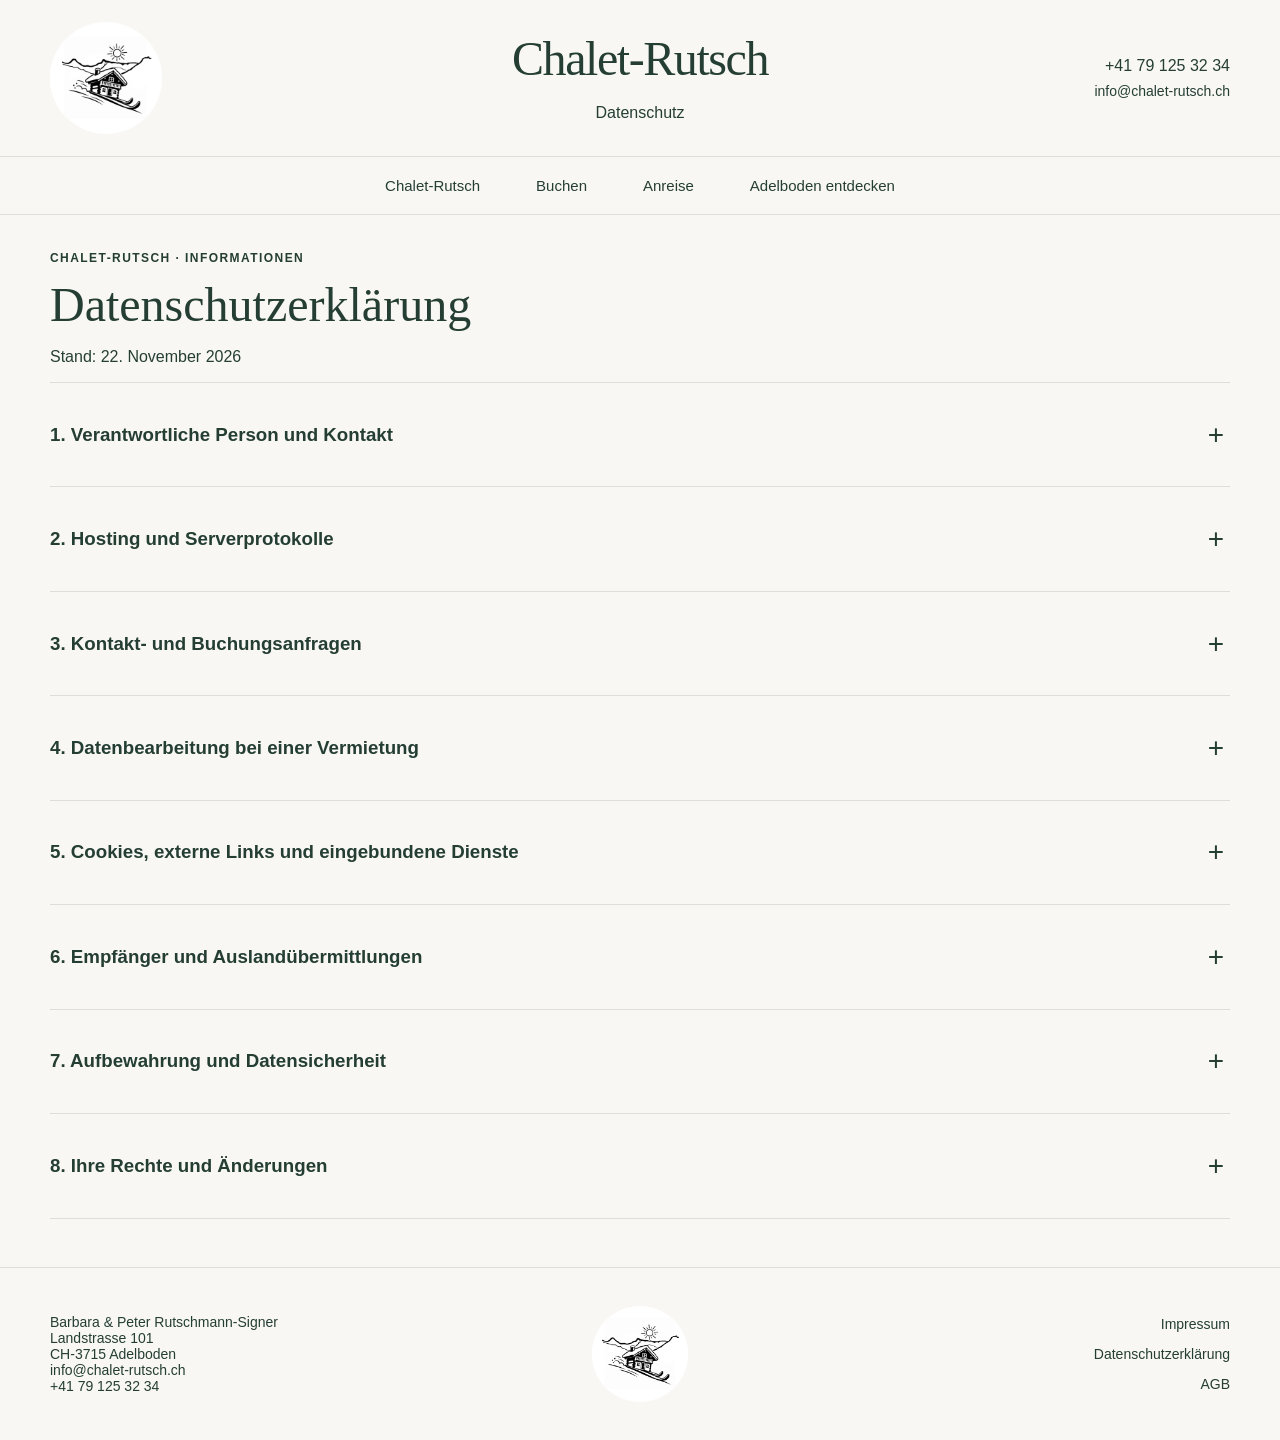
<file: datenschutz.html>
<!DOCTYPE html>
<html lang="de-CH">

<head>
  <meta charset="UTF-8">
  <meta name="viewport" content="width=device-width, initial-scale=1">
  <meta name="description" content="Datenschutzerklärung für Chalet-Rutsch">
  <title>Datenschutz | Chalet-Rutsch</title>
  <link rel="icon" type="img/png" href="img/chaletrutschsignet.webp">
  <link rel="stylesheet" href="css/style.css">
</head>

<body>
  <a class="skip-link" href="#inhalt">Zum Inhalt</a>
  <header>
    <div class="container header-top">
      <a class="logo-link" href="index.html" aria-label="Chalet-Rutsch – Startseite">
        <img class="logo" src="img/chaletrutschsignet.webp" alt="Chalet-Rutsch" width="112" height="112">
      </a>
      <div class="header-title">
        <h1>Chalet-Rutsch</h1>
        <p class="header-subtitle">Datenschutz</p>
      </div>
      <div class="header-contact">
        <a class="header-phone" href="tel:+41791253234">+41 79 125 32 34</a>
        <a class="header-email" href="mailto:info@chalet-rutsch.ch">info@chalet-rutsch.ch</a>
      </div>
    </div>
    <nav class="main-nav" aria-label="Hauptnavigation">
      <ul class="container">
        <li><a href="index.html">Chalet-Rutsch</a></li>
        <li><a href="buchen.html">Buchen</a></li>
        <li><a href="directions.html">Anreise</a></li>
        <li><a href="explore.html">Adelboden entdecken</a></li>
      </ul>
    </nav>
  </header>
  <main id="inhalt" class="container">
    <section class="privacy-intro">
      <p class="directions-eyebrow">Chalet-Rutsch · Informationen</p>
      <h2>Datenschutzerklärung</h2>
      <p>Stand: 22. November 2026</p>
    </section>
    <details class="privacy-section">
      <summary>
        <h3>1. Verantwortliche Person und Kontakt</h3>
      </summary>
      <div class="privacy-section-content">
        <address>Peter Rutschmann<br>Landstrasse 101<br>3715 Adelboden, Schweiz<br>E-Mail: <a
            href="mailto:info@chalet-rutsch.ch">info@chalet-rutsch.ch</a><br>Telefon: <a href="tel:+41791253234">+41
            79 125 32 34</a></address>
        <p>Diese Datenschutzerklärung erläutert die Bearbeitung von Personendaten beim Besuch unserer Website sowie
          bei Anfragen und der Vermietung der Ferienwohnung Chalet-Rutsch. Bei Fragen oder zur Ausübung Ihrer Rechte
          wenden Sie sich direkt an uns. Massgeblich ist insbesondere das Schweizer Bundesgesetz über den Datenschutz
          (DSG); soweit im Einzelfall anwendbar, berücksichtigen wir zusätzlich die EU-Datenschutz-Grundverordnung
          (DSGVO).</p>
      </div>
    </details>
    <details class="privacy-section">
      <summary>
        <h3>2. Hosting und Serverprotokolle</h3>
      </summary>
      <div class="privacy-section-content">
        <p>Unsere Website wird bei der Hostpoint AG, Neue Jonastrasse 60, 8640 Rapperswil-Jona, Schweiz, gehostet.
          Hostpoint stellt die Infrastruktur für den Betrieb der Website bereit und bearbeitet die dazu erforderlichen
          Daten. Der Hosting-Datenstandort ist die Schweiz.</p>
        <p>Bei Zugriffen protokolliert Hostpoint technische Daten. Dazu zählen insbesondere IP-Adresse, Datum und
          Uhrzeit, Protokollinformationen, Statuscodes, übertragene Datenmengen und Fehlermeldungen sowie je nach
          Zugriff Browserangaben, aufgerufene Ressourcen und die Herkunftsseite (Referrer). Diese Bearbeitung dient
          dem zuverlässigen Betrieb, der Fehleranalyse, der Sicherheit und der Abwehr von Missbrauch.</p>
        <p>Gemäss Hostpoint werden Protokolldaten nach Wegfall der betrieblichen Notwendigkeit und Ablauf gesetzlicher
          oder vertraglicher Fristen automatisch gelöscht. Für die meisten Protokolldaten beträgt die Aufbewahrung
          maximal ein halbes Jahr. Dies ist keine einheitliche Löschfrist für sämtliche Protokolle, E-Mails oder
          Buchungsunterlagen.</p>
        <h4>Besuchsstatistik mit Logaholic</h4>
        <p>Hostpoint stellt Logaholic Basic bereit und aktiviert es nach eigenen Angaben beim Einrichten einer Website
          standardmässig. Das Programm erstellt aus den Serverprotokollen grafische Besuchsstatistiken.
          In Logaholic ist die IP-Maskierung aktiviert.
          Dadurch werden IP-Adressen für die Statistikauswertung gekürzt gespeichert.
          Diese Einstellung betrifft die Statistik und bedeutet nicht, dass auch die zugrunde liegenden technischen
          Serverprotokolle ausschliesslich gekürzte IP-Adressen enthalten.
          Die Statistikdaten werden ca. 6 Monate aufbewahrt und anschliessend gelöscht.
          Wir verwenden das Statistikprogramm Logaholic von Hostpoint, um die Nutzung unserer Website auszuwerten.
          Die Auswertung hilft uns, unsere Website zu verbessern.
        </p>
        <p>Informationen von Hostpoint: <a
            href="https://www.support.hostpoint.ch/de/administratives/schweizer-dsg/haeufig-gestellte-fragen-zum-neuen-schweizer-dsg/welche-daten-der-website-besucher-werden-durch-hostpoint-verarbeitet"
            rel="noreferrer">Bearbeitung von Protokolldaten</a> und <a
            href="https://support.hostpoint.ch/de/administratives/dsgvo/haeufig-gestellte-fragen-zur-dsgvo/ist-das-bei-hostpoint-verfuegbare-statistikprogramm-logaholic-dsgvo-konform"
            rel="noreferrer">Logaholic</a>.</p>
      </div>
    </details>
    <details class="privacy-section">
      <summary>
        <h3>3. Kontakt- und Buchungsanfragen</h3>
      </summary>
      <div class="privacy-section-content">
        <p>Wenn Sie uns per E-Mail oder telefonisch kontaktieren, bearbeiten wir Ihre Kontaktdaten, den Inhalt Ihrer
          Nachricht und gegebenenfalls den gewünschten Aufenthaltszeitraum sowie die Personenzahl. Diese Angaben
          dienen der Beantwortung Ihrer Anfrage, der Prüfung der Verfügbarkeit und der Vorbereitung einer Buchung.
          Bitte übermitteln Sie nur die hierfür erforderlichen Angaben.</p>
        <p>Unsere E-Mail-Postfächer werden ebenfalls von der Hostpoint AG in der Schweiz betrieben. Hostpoint
          bearbeitet dabei Nachrichteninhalte und Anhänge sowie die für Übermittlung, Zustellung und Sicherheit
          erforderlichen Kommunikationsdaten. Dazu gehören beispielsweise Absender- und Empfängeradressen, Zeitangaben
          und technische Nachrichtenkennungen. Hostpoint führt auch beim E-Mail-Dienst technische Protokolle.</p>
        <p>Hostpoint nennt für seine E-Mail-Infrastruktur den Datenstandort Schweiz. Beim Versand oder Empfang können
          zusätzlich die E-Mail-Anbieter unserer Kommunikationspartner und deren Infrastruktur beteiligt sein. Eine
          ausschliesslich in der Schweiz stattfindende E-Mail-Übermittlung wird deshalb nicht zugesichert.</p>
        <p>Daten einer Anfrage werden so lange aufbewahrt, wie dies zur Bearbeitung, für eine anschliessende Buchung
          oder aufgrund gesetzlicher Pflichten und berechtigter Nachweisinteressen erforderlich ist. Die Aufbewahrung
          von Nachrichten ist von der Aufbewahrung technischer E-Mail-Protokolle zu unterscheiden.</p>
      </div>
    </details>
    <details class="privacy-section">
      <summary>
        <h3>4. Datenbearbeitung bei einer Vermietung</h3>
      </summary>
      <div class="privacy-section-content">
        <p>Bei einer Buchung bearbeiten wir die für den Mietvertrag und Aufenthalt erforderlichen Angaben. Dazu können
          Name, Adresse, Kontaktangaben, Aufenthaltsdaten, Angaben zu Mitreisenden, Vertragskorrespondenz und
          Zahlungsinformationen gehören. Wir verwenden diese Daten für die Buchungsbestätigung, Organisation des
          Aufenthalts, Abrechnung und Erfüllung gesetzlicher Pflichten.</p>
        <p>Soweit entsprechende Pflichten bestehen, können erforderliche Gästedaten auch für Gästemeldungen, Kurtaxen
          oder Gästekarten verwendet und den zuständigen Stellen bekanntgegeben werden.</p>
      </div>
    </details>
    <details class="privacy-section">
      <summary>
        <h3>5. Cookies, externe Links und eingebundene Dienste</h3>
      </summary>
      <div class="privacy-section-content">
        <p>Wir setzen auf unserer Website keine Cookies und keine vergleichbaren browserseitigen Tracking-Technologien
          ein. Google Analytics und Werbetracking werden nicht verwendet. Bilder und Kartenansichten werden lokal
          bereitgestellt. Die beim Hosting entstehenden Serverprotokolle und eine gegebenenfalls aktive
          Logaholic-Auswertung sind in Abschnitt 2 beschrieben.</p>
        <p>Google Maps und andere externe Angebote sind ausschliesslich über normale Links erreichbar. Erst wenn Sie
          einen solchen Link anklicken, öffnen Sie das Angebot des jeweiligen Betreibers. Dieser kann Verbindungsdaten
          bearbeiten und eigene Cookies verwenden. Es gelten dessen Datenschutzbestimmungen. Eine Google-Maps-Karte
          wird auf unserer Website nicht als iframe geladen.</p>
      </div>
    </details>
    <details class="privacy-section">
      <summary>
        <h3>6. Empfänger und Auslandübermittlungen</h3>
      </summary>
      <div class="privacy-section-content">
        <p>Wir verkaufen Ihre Personendaten nicht. Zugriff erhalten Personen und Dienstleister, die diese für die
          beschriebenen Aufgaben benötigen. Hostpoint AG, Schweiz, ist unser Hosting- und E-Mail-Anbieter. Soweit
          Hostpoint Daten in unserem Auftrag bearbeitet, richten sich die Pflichten nach den vertraglichen
          Bestimmungen zur Auftragsbearbeitung.</p>
        <p>Weitere Bekanntgaben erfolgen mit Ihrer Einwilligung oder soweit sie für die Vertragsabwicklung,
          gesetzliche Pflichten oder die zulässige Geltendmachung und Verteidigung von Ansprüchen erforderlich sind.
          Dazu können je nach tatsächlicher Abwicklung zuständige Behörden, Tourismusstellen sowie beauftragte
          Abrechnungsdienstleister gehören.</p>
        <p>Der Datenstandort unserer Hostpoint-Hosting- und E-Mail-Dienste ist die Schweiz. Daraus folgt keine
          Zusicherung, dass jede an der Kommunikation oder an ergänzenden Dienstleistungen beteiligte Stelle
          ausschliesslich in der Schweiz arbeitet. Bei einer uns bekannten Bekanntgabe von Personendaten ins Ausland
          nennen wir die
          tatsächlichen Empfängerstaaten und, soweit erforderlich, die verwendeten Garantien oder gesetzlichen
          Ausnahmen.</p>
        <p>Weitere Informationen: <a href="https://www.hostpoint.ch/hostpoint/kontakt-agb.html"
            rel="noreferrer">Hostpoint: Datenschutz und Vertragsbedingungen</a>.</p>
      </div>
    </details>
    <details class="privacy-section">
      <summary>
        <h3>7. Aufbewahrung und Datensicherheit</h3>
      </summary>
      <div class="privacy-section-content">
        <p>Wir bewahren Personendaten so lange auf, wie dies für die genannten Zwecke, gesetzliche
          Aufbewahrungspflichten oder die Wahrung berechtigter Nachweisinteressen erforderlich ist. Anschliessend
          werden sie gelöscht oder anonymisiert. Aufbewahrungspflichtige Vertrags- und Buchhaltungsunterlagen können
          deshalb länger gespeichert bleiben als unverbindliche Anfragen. Für Sicherungskopien gelten die jeweiligen
          Sicherungs- und Löschzyklen.</p>
        <p>Wir treffen angemessene technische und organisatorische Massnahmen zum Schutz der Daten, beispielsweise
          Zugriffsbeschränkungen und sichere Zugangsdaten. Beim Aufruf über HTTPS wird die Übertragung zwischen
          Browser und Webserver verschlüsselt. Daraus folgt keine durchgängige Verschlüsselung der
          E-Mail-Kommunikation. Ein vollständiger Schutz vor Zugriffen Dritter kann nicht garantiert werden.</p>
      </div>
    </details>
    <details class="privacy-section">
      <summary>
        <h3>8. Ihre Rechte und Änderungen</h3>
      </summary>
      <div class="privacy-section-content">
        <p>Sie können im Rahmen der gesetzlichen Voraussetzungen Auskunft über Ihre bearbeiteten Personendaten und
          deren Berichtigung verlangen. Ebenso können Sie gegebenenfalls die Löschung oder Einschränkung einer
          Bearbeitung verlangen, einer Bearbeitung widersprechen oder eine erteilte Einwilligung für die Zukunft
          widerrufen. Ein Recht auf Datenherausgabe oder -übertragung besteht, soweit die gesetzlichen Voraussetzungen
          erfüllt sind.</p>
        <p>Gesetzliche Aufbewahrungspflichten oder andere zulässige Gründe können einer sofortigen Löschung
          entgegenstehen. Zur Bearbeitung Ihres Gesuchs können wir einen geeigneten Identitätsnachweis verlangen. Bei
          Datenschutzbedenken können Sie sich auch an den <a href="https://www.edoeb.admin.ch/"
            rel="noreferrer">Eidgenössischen Datenschutz- und Öffentlichkeitsbeauftragten (EDÖB)</a> wenden.</p>
        <p>Wir passen diese Erklärung an, wenn sich unsere Datenbearbeitung oder die rechtlichen Anforderungen ändern.
          Die jeweils aktuelle Fassung ist auf dieser Seite zugänglich.</p>
      </div>
    </details>
    </article>
  </main>
  <footer class="site-footer">
    <div class="container footer-grid">
      <address class="contact">
        <p>Barbara & Peter Rutschmann-Signer<br>Landstrasse 101<br>CH-3715 Adelboden<br>
          <a href="mailto:info@chalet-rutsch.ch">info@chalet-rutsch.ch</a><br>
          <a href="tel:+41791253234">+41 79 125 32 34</a>
        </p>
      </address>
      <a href="index.html" aria-label="Chalet-Rutsch – Startseite"><img class="logo footer-logo"
          src="img/chaletrutschsignet.webp" alt="Signet Chalet-Rutsch" width="96" height="96" loading="lazy"></a>
      <nav class="legal" aria-label="Rechtliche Informationen">
        <a href="impressum.html">Impressum</a>
        <a href="datenschutz.html">Datenschutzerklärung</a>
        <a href="agb.html">AGB</a>
      </nav>
    </div>
  </footer>
  <script src="js/scripts.js" defer></script>
</body>

</html>
</file>
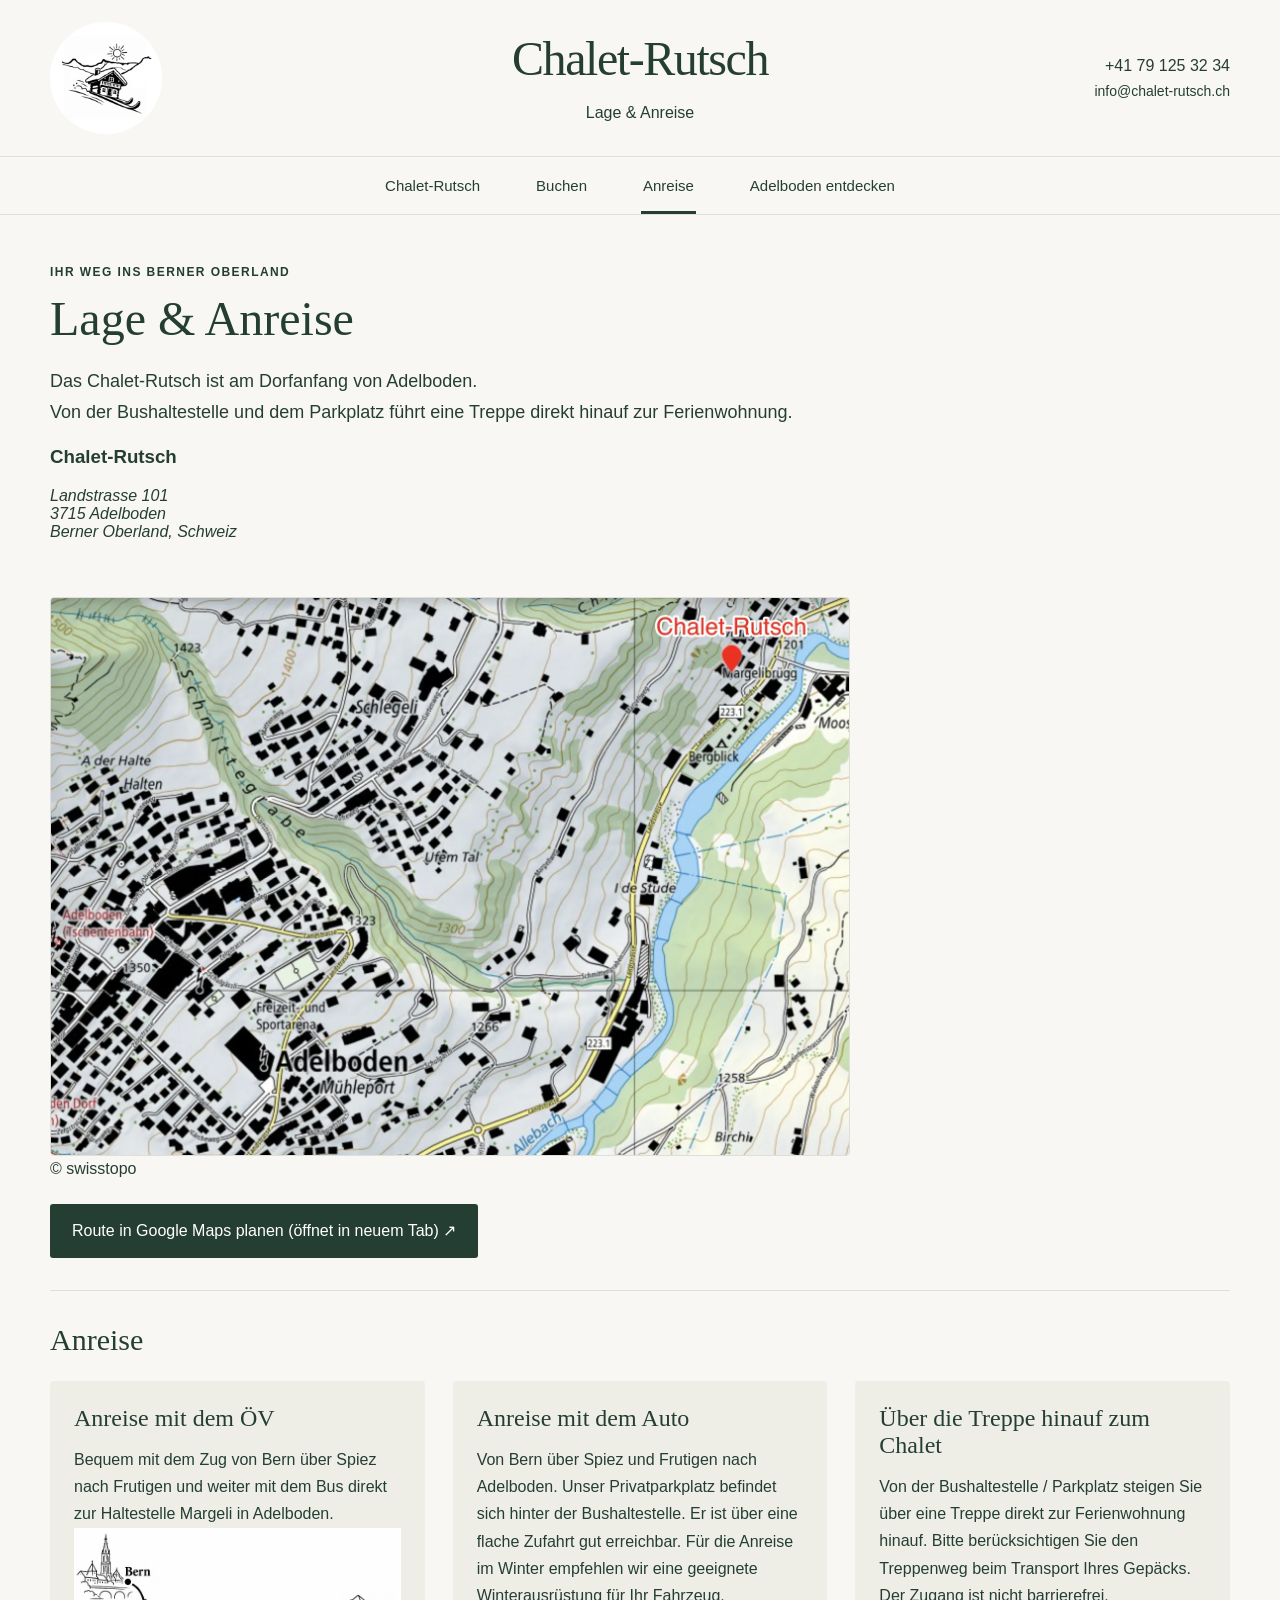
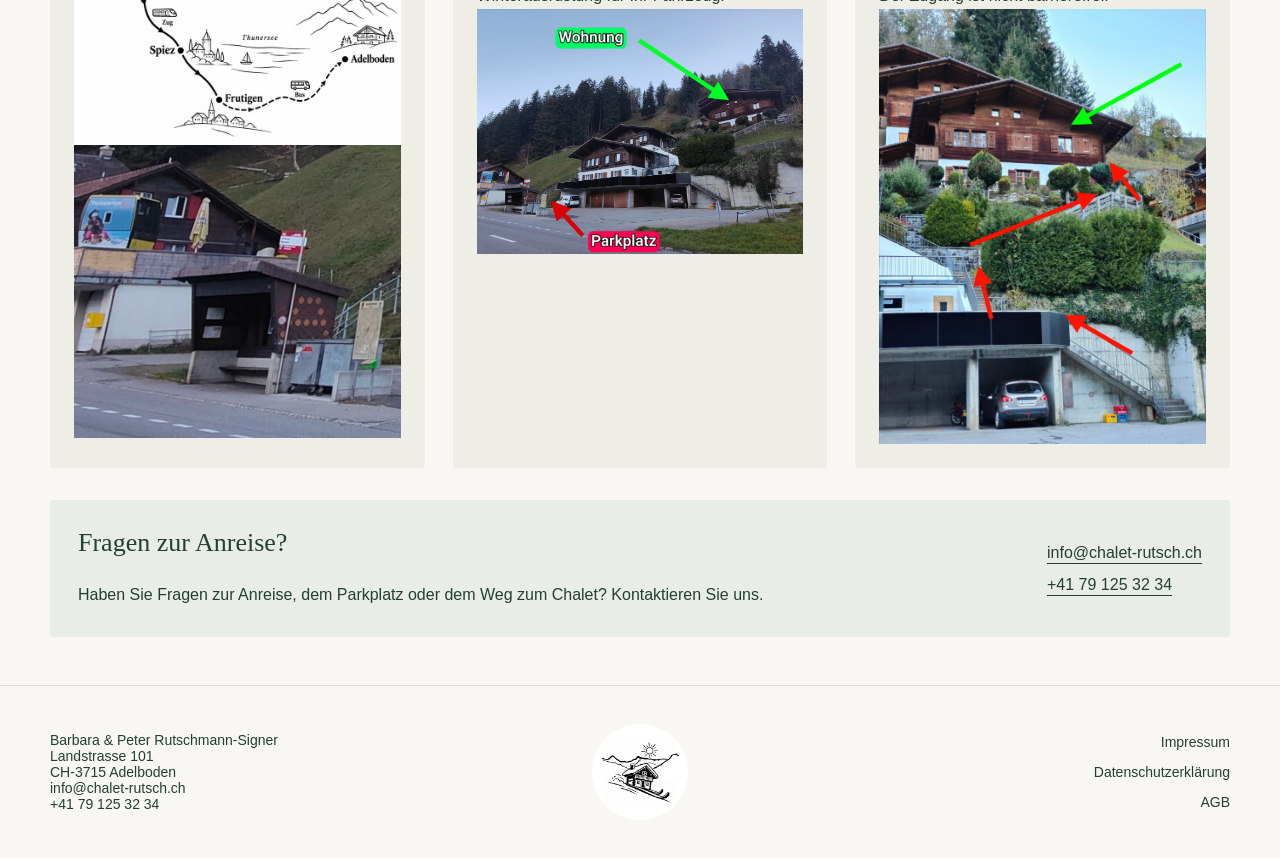
<file: directions.html>
<!DOCTYPE html>
<html lang="de-CH">

<head>
  <meta charset="UTF-8">
  <meta name="viewport" content="width=device-width, initial-scale=1">
  <meta name="description"
    content="Lage und Anreise zum Chalet-Rutsch, Landstrasse 101 in Adelboden: Karte, Privatparkplatz hinter der Bushaltestelle und Treppenzugang zur Ferienwohnung.">
  <title>Lage &amp; Anreise | Chalet-Rutsch</title>
  <link rel="icon" type="img/png" href="img/chaletrutschsignet.webp">
  <link rel="stylesheet" href="css/style.css">
</head>

<body>
  </div>
  <a class="skip-link" href="#inhalt">Zum Inhalt</a>
  <header>
    <div class="container header-top">
      <a class="logo-link" href="index.html" aria-label="Chalet-Rutsch – Startseite">
        <img class="logo" src="img/chaletrutschsignet.webp" alt="Chalet-Rutsch" width="112" height="112">
      </a>
      <div class="header-title">
        <h1>Chalet-Rutsch</h1>
        <p class="header-subtitle">Lage &amp; Anreise</p>
      </div>
      <div class="header-contact">
        <a class="header-phone" href="tel:+41791253234">+41 79 125 32 34</a>
        <a class="header-email" href="mailto:info@chalet-rutsch.ch">info@chalet-rutsch.ch</a>
      </div>
    </div>
    <nav class="main-nav" aria-label="Hauptnavigation">
      <ul class="container">
        <li><a href="index.html">Chalet-Rutsch</a></li>
        <li><a href="booking.html">Buchen</a></li>
        <li><a href="directions.html" aria-current="page">Anreise</a></li>
        <li><a href="explore.html">Adelboden entdecken</a></li>
      </ul>
    </nav>
  </header>
  <main id="inhalt" class="container">
    <section class="directions-intro" aria-labelledby="directions-title">
      <p class="directions-eyebrow">Ihr Weg ins Berner Oberland</p>
      <h2 id="directions-title">Lage &amp; Anreise</h2>
      <p>Das Chalet-Rutsch ist am Dorfanfang von Adelboden.<br />Von der Bushaltestelle und dem Parkplatz führt eine
        Treppe direkt hinauf zur Ferienwohnung.</p>
      <div>
        <h3>Chalet-Rutsch</h3>
        <address>Landstrasse 101<br>3715 Adelboden<br>Berner Oberland, Schweiz</address>
      </div>
    </section>
    <figure>
      <img class="directions-map" src="img/geomapschaletrutsch.webp" width="800" alt="Das Chalet-Rutsch">
      <figcaption>© swisstopo</figcaption>
    </figure>
    <div class="directions-address">
      <a class="directions-button" href="https://maps.app.goo.gl/4rrShXiWL71MSFveA" target="_blank"
        rel="noopener noreferrer">Route in Google Maps planen (öffnet in neuem Tab) ↗</a>
    </div>
    <section class="arrival-section" aria-labelledby="arrival-title">
      <h2 id="arrival-title">Anreise</h2>
      <ol class="arrival-steps">
        <li>
          <div>
            <h3>Anreise mit dem ÖV</h3>
            <p>Bequem mit dem Zug von Bern über Spiez nach Frutigen und weiter mit dem Bus direkt zur Haltestelle
              Margeli in Adelboden.</p>
            <img class="arrival-step-image" src="img/berntoadelboden.webp" alt="Route Bern - Margeli" loading="lazy">
            <img class="arrival-step-image" src="img/stationmargeli.webp" alt="Bushaltestelle Margeli" loading="lazy">
          </div>
        </li>
        <li>
          <div>
            <h3>Anreise mit dem Auto</h3>
            <p>Von Bern über Spiez und Frutigen nach Adelboden. Unser Privatparkplatz befindet sich hinter der
              Bushaltestelle. Er ist über eine flache Zufahrt gut erreichbar. Für die Anreise im Winter empfehlen wir
              eine geeignete Winterausrüstung für Ihr Fahrzeug.</p>
            <img class="arrival-step-image" src="img/houseandparking.webp" alt="Privatparkplatz" loading="lazy">
          </div>
        </li>
        <li>
          <div>
            <h3>Über die Treppe hinauf zum Chalet</h3>
            <p>Von der Bushaltestelle / Parkplatz steigen Sie über eine Treppe direkt zur Ferienwohnung hinauf. Bitte
              berücksichtigen Sie den Treppenweg beim Transport Ihres Gepäcks. Der Zugang ist nicht barrierefrei.</p>
            <img class="arrival-step-image" src="img/wayuptochalet.webp" alt="Treppenweg zum Chalet" loading="lazy">
          </div>
        </li>
      </ol>
    </section>
    <section class="directions-contact" aria-labelledby="arrival-contact">
      <div>
        <h2 id="arrival-contact">Fragen zur Anreise?</h2>
        <p>Haben Sie Fragen zur Anreise, dem Parkplatz oder dem Weg zum Chalet? Kontaktieren Sie uns.</p>
      </div>
      <div class="directions-contact-links">
        <a href="mailto:info@chalet-rutsch.ch">info@chalet-rutsch.ch</a>
        <a href="tel:+41791253234">+41 79 125 32 34</a>
      </div>
    </section>
  </main>
  <footer class="site-footer">
    <div class="container footer-grid">
      <address class="contact">
        <p>Barbara & Peter Rutschmann-Signer<br>Landstrasse 101<br>CH-3715 Adelboden<br>
          <a href="mailto:info@chalet-rutsch.ch">info@chalet-rutsch.ch</a><br>
          <a href="tel:+41791253234">+41 79 125 32 34</a>
        </p>
      </address>
      <a href="index.html" aria-label="Chalet-Rutsch – Startseite"><img class="logo footer-logo"
          src="img/chaletrutschsignet.webp" alt="Signet Chalet-Rutsch" width="96" height="96" loading="lazy"></a>
      <nav class="legal" aria-label="Rechtliche Informationen">
        <a href="legalnotice.html">Impressum</a>
        <a href="privacy.html">Datenschutzerklärung</a>
        <a href="terms.html">AGB</a>
      </nav>
    </div>
  </footer>
  <script src="js/scripts.js" defer></script>
</body>

</html>
</file>
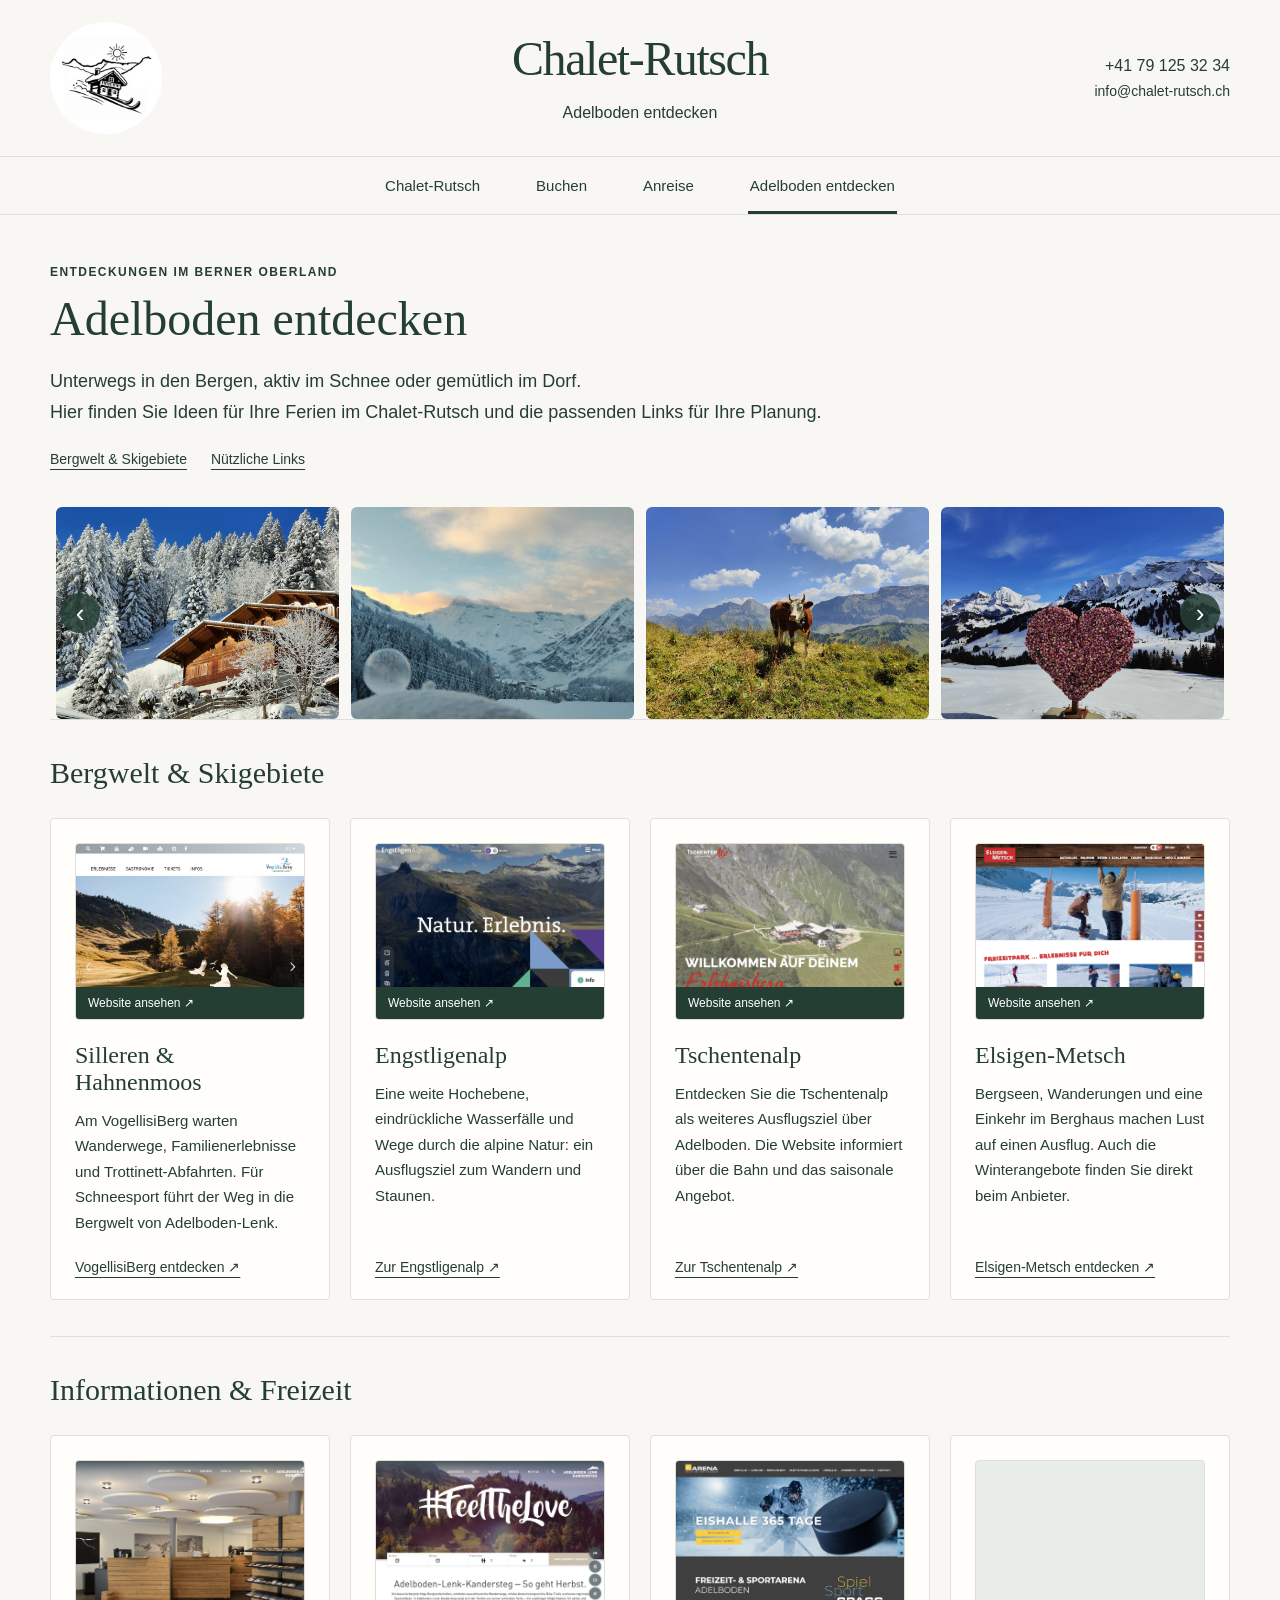
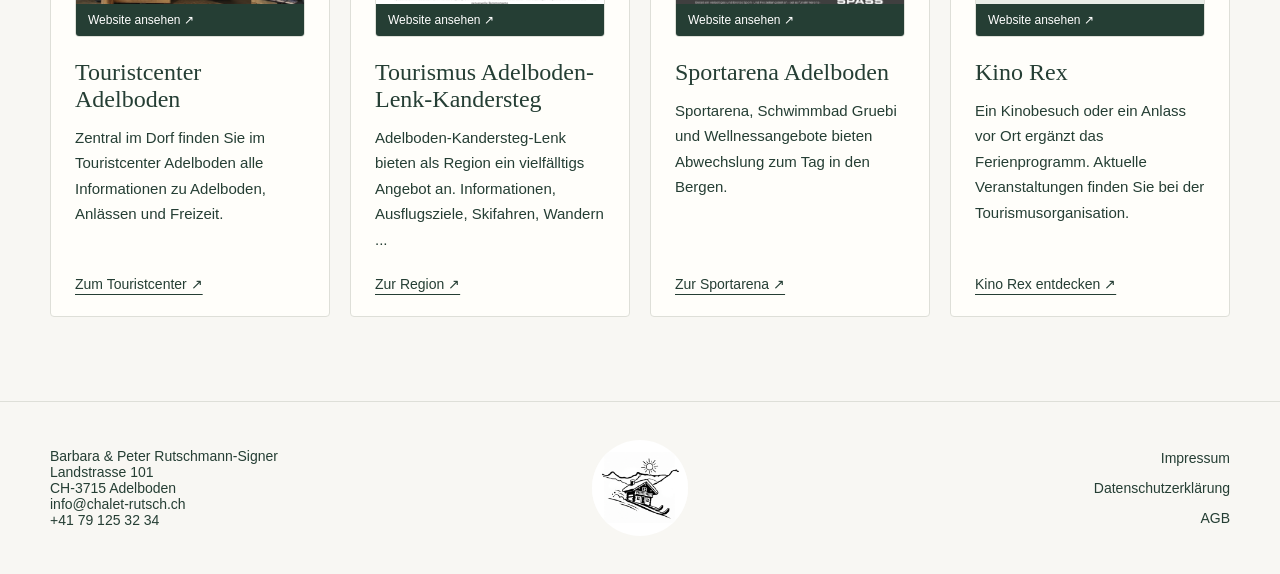
<file: explore.html>
<!DOCTYPE html>
<html lang="de-CH">
<head>
  <meta charset="UTF-8">
  <meta name="viewport" content="width=device-width, initial-scale=1">
  <meta name="description" content="Adelboden entdecken: Bergwelt, Skigebiete, Sommer- und Winteraktivitäten sowie Ausflugstipps für Ihre Ferien im Chalet-Rutsch.">
  <title>Adelboden entdecken | Chalet-Rutsch</title>
  <link rel="icon" type="img/png" href="img/chaletrutschsignet.webp">
  <link rel="stylesheet" href="css/style.css">
</head>
<body>
  </div>
  <a class="skip-link" href="#inhalt">Zum Inhalt</a>
  <header>
    <div class="container header-top">
      <a class="logo-link" href="index.html" aria-label="Chalet-Rutsch – Startseite">
        <img class="logo" src="img/chaletrutschsignet.webp" alt="Chalet-Rutsch" width="112" height="112">
      </a>
      <div class="header-title">
        <h1>Chalet-Rutsch</h1>
        <p class="header-subtitle">Adelboden entdecken</p>
      </div>
      <div class="header-contact">
        <a class="header-phone" href="tel:+41791253234">+41 79 125 32 34</a>
        <a class="header-email" href="mailto:info@chalet-rutsch.ch">info@chalet-rutsch.ch</a>
      </div>
    </div>
    <nav class="main-nav" aria-label="Hauptnavigation">
      <ul class="container">
        <li><a href="index.html">Chalet-Rutsch</a></li>
        <li><a href="booking.html">Buchen</a></li>
        <li><a href="directions.html">Anreise</a></li>
        <li><a href="explore.html" aria-current="page">Adelboden entdecken</a></li>
      </ul>
    </nav>
  </header>
  <main id="inhalt" class="container">
    <section class="explore-intro" aria-labelledby="explore-title">
      <p class="explore-eyebrow">Entdeckungen im Berner Oberland</p>
      <h2 id="explore-title">Adelboden entdecken</h2>
      <p>Unterwegs in den Bergen, aktiv im Schnee oder gemütlich im Dorf.<br>Hier finden Sie Ideen für Ihre Ferien im Chalet-Rutsch und die passenden Links für Ihre Planung.</p>
      <nav class="explore-shortcuts" aria-label="Themen auf dieser Seite">
        <a href="#bergwelt">Bergwelt &amp; Skigebiete</a><a href="#informationen">Nützliche Links</a>
      </nav>
    </section>
    <div class="carousel" role="region" aria-roledescription="Karussell" aria-label="Impressionen aus dem Chalet-Rutsch">
      <button type="button" class="carousel-btn carousel-prev" aria-label="Vorheriges Bild">‹</button>
      <div class="carousel-viewport">
        <ul class="carousel-track">
          <li><img src="img/impressionen/imp120.webp" alt="impression" loading="lazy"></li>
          <li><img src="img/impressionen/imp150.webp" alt="impression" loading="lazy"></li>
          <li><img src="img/impressionen/imp140.webp" alt="impression" loading="lazy"></li>
          <li><img src="img/impressionen/imp240.webp" alt="impression" loading="lazy"></li>
          <li><img src="img/impressionen/imp160.webp" alt="impression" loading="lazy"></li>
          <li><img src="img/impressionen/imp170.webp" alt="impression" loading="lazy"></li>
          <li><img src="img/impressionen/imp180.webp" alt="impression" loading="lazy"></li>
          <li><img src="img/impressionen/imp130.webp" alt="impression" loading="lazy"></li>
          <li><img src="img/impressionen/imp190.webp" alt="impression" loading="lazy"></li>
          <li><img src="img/impressionen/imp200.webp" alt="impression" loading="lazy"></li>
          <li><img src="img/impressionen/imp210.webp" alt="impression" loading="lazy"></li>
          <li><img src="img/impressionen/imp220.webp" alt="impression" loading="lazy"></li>
          <li><img src="img/impressionen/imp230.webp" alt="impression" loading="lazy"></li>
          <li><img src="img/impressionen/imp112.webp" alt="impression" loading="lazy"></li>
          <li><img src="img/impressionen/imp250.webp" alt="impression" loading="lazy"></li>
          <li><img src="img/impressionen/imp260.webp" alt="impression" loading="lazy"></li>
          <li><img src="img/impressionen/imp270.webp" alt="impression" loading="lazy"></li>
          <li><img src="img/impressionen/imp110.webp" alt="impression" loading="lazy"></li>
        </ul>
      </div>
      <button type="button" class="carousel-btn carousel-next" aria-label="Nächstes Bild">›</button>
    </div>
    <section class="explore-section" id="bergwelt" aria-labelledby="mountains-title">
      <h2 id="mountains-title">Bergwelt &amp; Skigebiete</h2>
      <div class="mountain-grid">
        <article class="explore-card"><a class="website-preview" href="https://vogellisiberg.ch/" aria-label="Silleren &amp; Hahnenmoos – Website öffnen"><img src="img/vogellisiberg.webp" alt="Vorschau der Website: Silleren &amp; Hahnenmoos" width="600" height="375" loading="lazy" decoding="async" referrerpolicy="no-referrer"><span class="website-preview-caption">Website ansehen ↗</span></a><h3>Silleren &amp; Hahnenmoos</h3><p>Am VogellisiBerg warten Wanderwege, Familienerlebnisse und Trottinett-Abfahrten. Für Schneesport führt der Weg in die Bergwelt von Adelboden-Lenk.</p><a href="https://vogellisiberg.ch/">VogellisiBerg entdecken ↗</a></article>
        <article class="explore-card"><a class="website-preview" href="https://engstligenalp.ch/" aria-label="Engstligenalp – Website öffnen"><img src="img/engstligen.webp" alt="Vorschau der Website: Engstligenalp" width="600" height="375" loading="lazy" decoding="async" referrerpolicy="no-referrer"><span class="website-preview-caption">Website ansehen ↗</span></a><h3>Engstligenalp</h3><p>Eine weite Hochebene, eindrückliche Wasserfälle und Wege durch die alpine Natur: ein Ausflugsziel zum Wandern und Staunen.</p><a href="https://engstligenalp.ch/">Zur Engstligenalp ↗</a></article>
        <article class="explore-card"><a class="website-preview" href="https://tschentenalp.ch/" aria-label="Tschentenalp – Website öffnen"><img src="img/tschenten.webp" alt="Vorschau der Website: Tschentenalp" width="600" height="375" loading="lazy" decoding="async" referrerpolicy="no-referrer"><span class="website-preview-caption">Website ansehen ↗</span></a><h3>Tschentenalp</h3><p>Entdecken Sie die Tschentenalp als weiteres Ausflugsziel über Adelboden. Die Website informiert über die Bahn und das saisonale Angebot.</p><a href="https://tschentenalp.ch/">Zur Tschentenalp ↗</a></article>
        <article class="explore-card"><a class="website-preview" href="https://elsigen-metsch.ch/" aria-label="Elsigen-Metsch – Website öffnen"><img src="img/elsigen.webp" alt="Vorschau der Website: Elsigen-Metsch" width="600" height="375" loading="lazy" decoding="async" referrerpolicy="no-referrer"><span class="website-preview-caption">Website ansehen ↗</span></a><h3>Elsigen-Metsch</h3><p>Bergseen, Wanderungen und eine Einkehr im Berghaus machen Lust auf einen Ausflug. Auch die Winterangebote finden Sie direkt beim Anbieter.</p><a href="https://elsigen-metsch.ch/">Elsigen-Metsch entdecken ↗</a></article>
      </div>
    </section>
    <section class="explore-section" id="informationen" aria-labelledby="mountains-title">
      <h2 id="mountains-title">Informationen &amp; Freizeit</h2>
      <div class="mountain-grid">
        <article class="explore-card"><a class="website-preview" href="https://adelboden-lenk-kandersteg.ch/orte/poi/detail/touristcenteradelboden" aria-label="Touristcenter Adelboden – Website öffnen"><img src="img/touristcenter.webp" alt="Vorschau der Website: Touristcenter Adelboden" width="600" height="375" loading="lazy" decoding="async" referrerpolicy="no-referrer"><span class="website-preview-caption">Website ansehen ↗</span></a><h3>Touristcenter Adelboden</h3><p>Zentral im Dorf finden Sie im Touristcenter Adelboden alle Informationen zu Adelboden, Anlässen und Freizeit.</p><a href="https://adelboden-lenk-kandersteg.ch/orte/poi/detail/touristcenteradelboden">Zum Touristcenter ↗</a></article>
        <article class="explore-card"><a class="website-preview" href="https://adelboden-lenk-kandersteg.ch/" aria-label="Tourismus Adelboden-Lenk-Kandersteg – Website öffnen"><img src="img/adelbodenlenkkandersteg.webp" alt="Vorschau der Website: Tourismus Adelboden-Lenk-Kandersteg" width="600" height="375" loading="lazy" decoding="async" referrerpolicy="no-referrer"><span class="website-preview-caption">Website ansehen ↗</span></a><h3>Tourismus Adelboden-Lenk-Kandersteg</h3><p>Adelboden-Kandersteg-Lenk bieten als Region ein vielfälltigs Angebot an. Informationen, Ausflugsziele, Skifahren, Wandern ...</p><a href="https://adelboden-lenk-kandersteg.ch/">Zur Region ↗</a></article>
        <article class="explore-card"><a class="website-preview" href="https://www.arena-adelboden.ch/" aria-label="Sport und Erholung – Website öffnen"><img src="img/arena.webp" alt="Vorschau der Website: Arena Adelboden" width="600" height="375" loading="lazy" decoding="async" referrerpolicy="no-referrer"><span class="website-preview-caption">Website ansehen ↗</span></a><h3>Sportarena Adelboden</h3><p>Sportarena, Schwimmbad Gruebi und Wellnessangebote bieten Abwechslung zum Tag in den Bergen.</p><a href="https://www.arena-adelboden.ch/">Zur Sportarena ↗</a></article>
        <article class="explore-card"><a class="website-preview" href="https://www.cine-rex.ch/" aria-label="Cine-Rex – Website öffnen"><img src="img/cinerex.webp" alt="Vorschau der Website: Cine-Rex" width="600" height="375" loading="lazy" decoding="async" referrerpolicy="no-referrer"><span class="website-preview-caption">Website ansehen ↗</span></a><h3>Kino Rex</h3><p>Ein Kinobesuch oder ein Anlass vor Ort ergänzt das Ferienprogramm. Aktuelle Veranstaltungen finden Sie bei der Tourismusorganisation.</p><a href="https://www.cine-rex.ch/">Kino Rex entdecken ↗</a></article>
      </div>
    </section>
  </main>
  <footer class="site-footer">
    <div class="container footer-grid">
      <address class="contact">
        <p>Barbara & Peter Rutschmann-Signer<br>Landstrasse 101<br>CH-3715 Adelboden<br>
        <a href="mailto:info@chalet-rutsch.ch">info@chalet-rutsch.ch</a><br>
        <a href="tel:+41791253234">+41 79 125 32 34</a></p>
      </address>
      <a href="index.html" aria-label="Chalet-Rutsch – Startseite"><img class="logo footer-logo" src="img/chaletrutschsignet.webp" alt="Signet Chalet-Rutsch" width="96" height="96" loading="lazy"></a>
      <nav class="legal" aria-label="Rechtliche Informationen">
        <a href="legalnotice.html">Impressum</a>
        <a href="privacy.html">Datenschutzerklärung</a>
        <a href="terms.html">AGB</a>
      </nav>
    </div>
  </footer>
  <script src="js/scripts.js" defer></script>
</body>
</html>
</file>
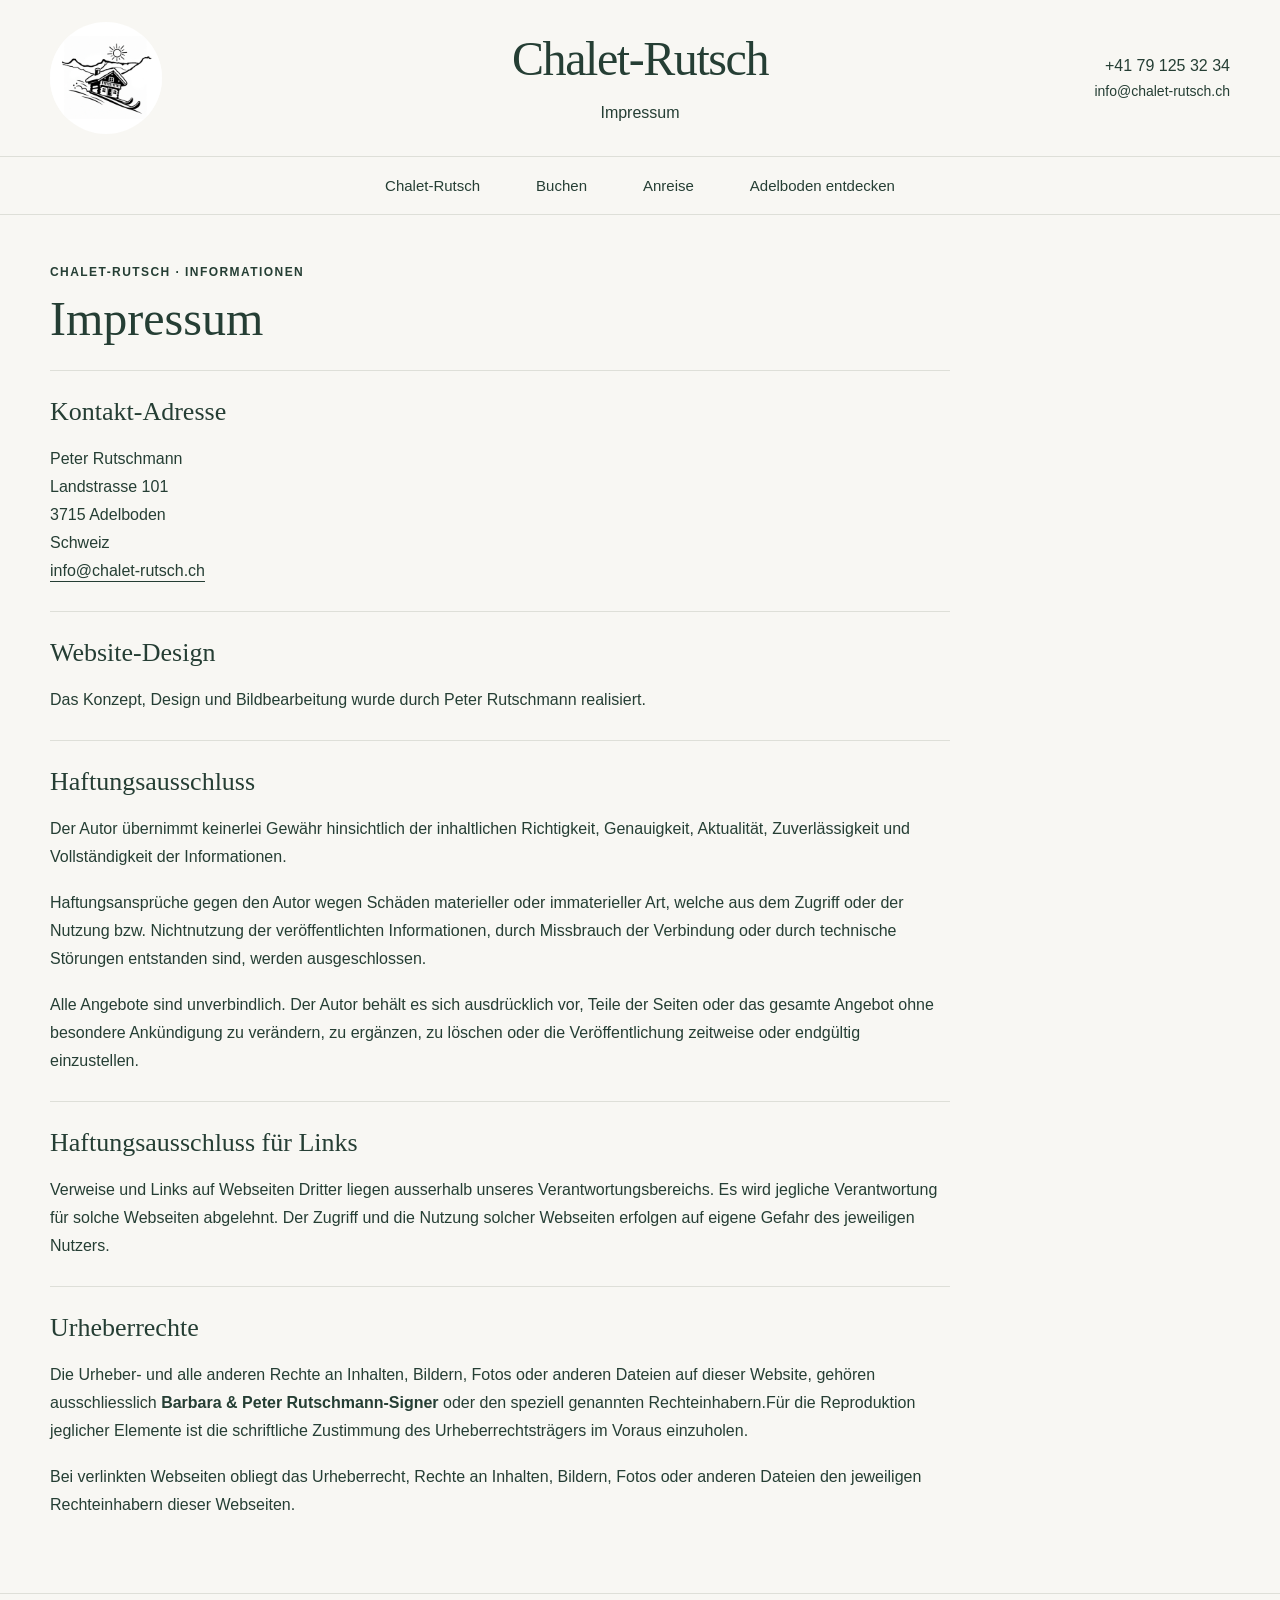
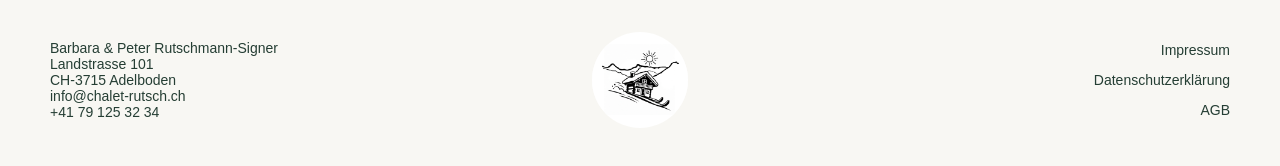
<file: impressum.html>
<!DOCTYPE html>
<html lang="de-CH">
<head>
  <meta charset="UTF-8">
  <meta name="viewport" content="width=device-width, initial-scale=1">
  <meta name="description" content="Impressum von Chalet-Rutsch: Kontakt-Adresse, Website-Design, Haftungsausschluss und Urheberrechte.">
  <title>Impressum | Chalet-Rutsch</title>
  <link rel="icon" type="img/png" href="img/chaletrutschsignet.webp">
  <link rel="stylesheet" href="css/style.css">
</head>
<body>
  </div>
  <a class="skip-link" href="#inhalt">Zum Inhalt</a>
  <header>
    <div class="container header-top">
      <a class="logo-link" href="index.html" aria-label="Chalet-Rutsch – Startseite">
        <img class="logo" src="img/chaletrutschsignet.webp" alt="Chalet-Rutsch" width="112" height="112">
      </a>
      <div class="header-title">
        <h1>Chalet-Rutsch</h1>
        <p class="header-subtitle">Impressum</p>
      </div>
      <div class="header-contact">
        <a class="header-phone" href="tel:+41791253234">+41 79 125 32 34</a>
        <a class="header-email" href="mailto:info@chalet-rutsch.ch">info@chalet-rutsch.ch</a>
      </div>
    </div>
    <nav class="main-nav" aria-label="Hauptnavigation">
      <ul class="container">
        <li><a href="index.html">Chalet-Rutsch</a></li>
        <li><a href="buchen.html">Buchen</a></li>
        <li><a href="directions.html">Anreise</a></li>
        <li><a href="explore.html">Adelboden entdecken</a></li>
      </ul>
    </nav>
  </header>
  <main id="inhalt" class="container">
    <section class="imprint-intro" aria-labelledby="imprint-title">
      <p class="directions-eyebrow">Chalet-Rutsch · Informationen</p>
      <h2 id="imprint-title">Impressum</h2>
    </section>
    <article class="imprint-text" aria-label="Angaben zum Impressum">
      <section aria-labelledby="contact-title">
        <h3 id="contact-title">Kontakt-Adresse</h3>
        <address>Peter Rutschmann<br>Landstrasse 101<br>3715 Adelboden<br>Schweiz<br><a href="mailto:info@chalet-rutsch.ch">info@chalet-rutsch.ch</a></address>
      </section>
      <section aria-labelledby="design-title">
        <h3 id="design-title">Website-Design</h3>
        <p>Das Konzept, Design und Bildbearbeitung wurde durch Peter Rutschmann realisiert.</p>
      </section>
      <section aria-labelledby="liability-title">
        <h3 id="liability-title">Haftungsausschluss</h3>
        <p>Der Autor übernimmt keinerlei Gewähr hinsichtlich der inhaltlichen Richtigkeit, Genauigkeit, Aktualität, Zuverlässigkeit und Vollständigkeit der Informationen.</p>
        <p>Haftungsansprüche gegen den Autor wegen Schäden materieller oder immaterieller Art, welche aus dem Zugriff oder der Nutzung bzw. Nichtnutzung der veröffentlichten Informationen, durch Missbrauch der Verbindung oder durch technische Störungen entstanden sind, werden ausgeschlossen.</p>
        <p>Alle Angebote sind unverbindlich. Der Autor behält es sich ausdrücklich vor, Teile der Seiten oder das gesamte Angebot ohne besondere Ankündigung zu verändern, zu ergänzen, zu löschen oder die Veröffentlichung zeitweise oder endgültig einzustellen.</p>
      </section>
      <section aria-labelledby="links-title">
        <h3 id="links-title">Haftungsausschluss für Links</h3>
        <p>Verweise und Links auf Webseiten Dritter liegen ausserhalb unseres Verantwortungsbereichs. Es wird jegliche Verantwortung für solche Webseiten abgelehnt. Der Zugriff und die Nutzung solcher Webseiten erfolgen auf eigene Gefahr des jeweiligen Nutzers.</p>
      </section>
      <section aria-labelledby="copyright-title">
        <h3 id="copyright-title">Urheberrechte</h3>
        <p>Die Urheber- und alle anderen Rechte an Inhalten, Bildern, Fotos oder anderen Dateien auf dieser Website, gehören ausschliesslich <strong>Barbara & Peter Rutschmann-Signer</strong> oder den speziell genannten Rechteinhabern.Für die Reproduktion jeglicher Elemente ist die schriftliche Zustimmung des Urheberrechtsträgers im Voraus einzuholen.</p>
        <p>Bei verlinkten Webseiten obliegt das Urheberrecht, Rechte an Inhalten, Bildern, Fotos oder anderen Dateien den jeweiligen Rechteinhabern dieser Webseiten.</p>
      </section>
    </article>
  </main>
  <footer class="site-footer">
    <div class="container footer-grid">
      <address class="contact">
        <p>Barbara & Peter Rutschmann-Signer<br>Landstrasse 101<br>CH-3715 Adelboden<br>
        <a href="mailto:info@chalet-rutsch.ch">info@chalet-rutsch.ch</a><br>
        <a href="tel:+41791253234">+41 79 125 32 34</a></p>
      </address>
      <a href="index.html" aria-label="Chalet-Rutsch – Startseite"><img class="logo footer-logo" src="img/chaletrutschsignet.webp" alt="Signet Chalet-Rutsch" width="96" height="96" loading="lazy"></a>
      <nav class="legal" aria-label="Rechtliche Informationen">
        <a href="impressum.html">Impressum</a>
        <a href="datenschutz.html">Datenschutzerklärung</a>
        <a href="agb.html">AGB</a>
      </nav>
    </div>
  </footer>
  <script src="js/scripts.js" defer></script>
</body>
</html>
</file>
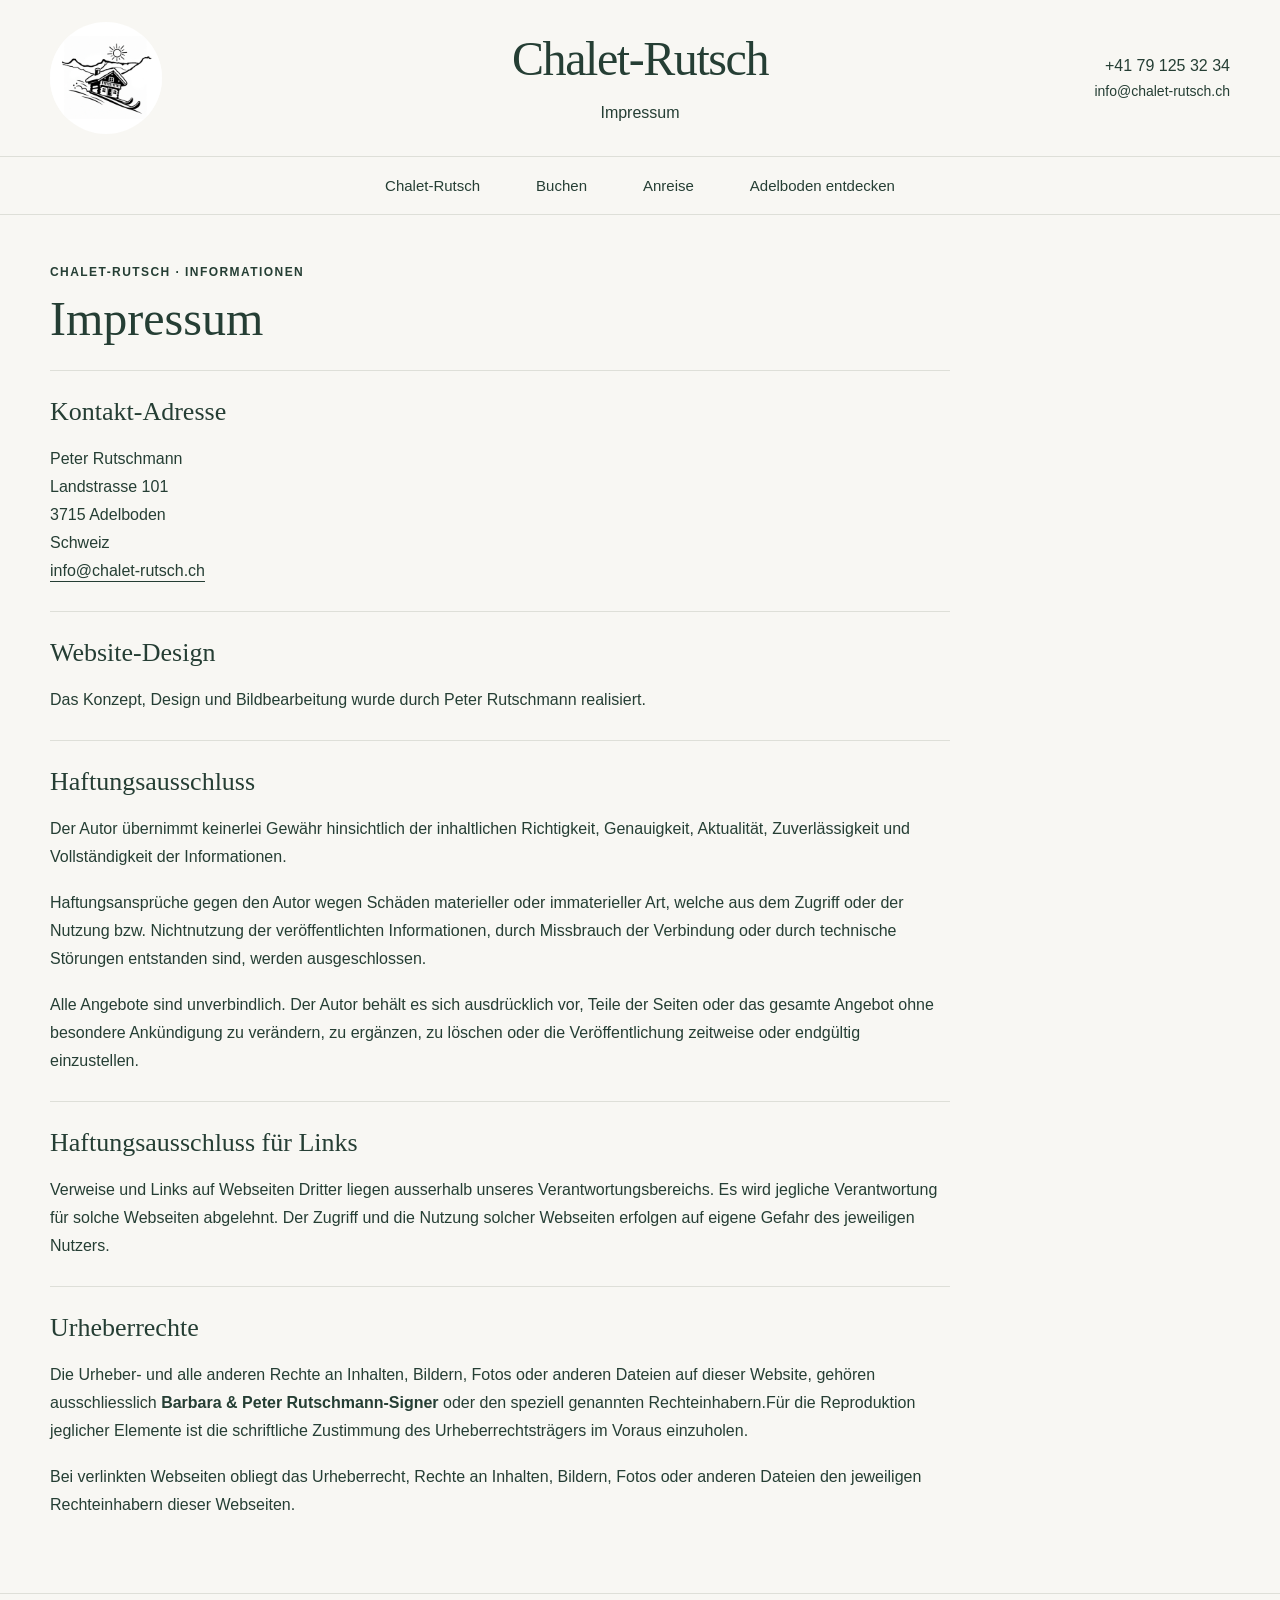
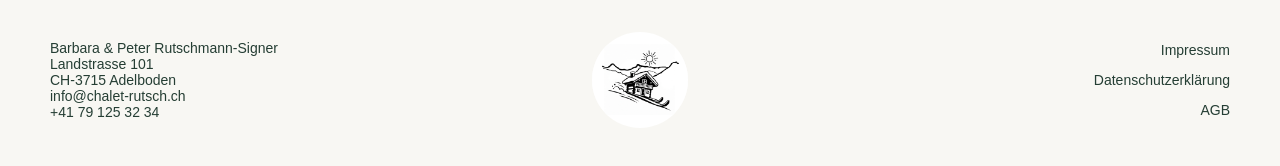
<file: legalnotice.html>
<!DOCTYPE html>
<html lang="de-CH">
<head>
  <meta charset="UTF-8">
  <meta name="viewport" content="width=device-width, initial-scale=1">
  <meta name="description" content="Impressum von Chalet-Rutsch: Kontakt-Adresse, Website-Design, Haftungsausschluss und Urheberrechte.">
  <title>Impressum | Chalet-Rutsch</title>
  <link rel="icon" type="img/png" href="img/chaletrutschsignet.webp">
  <link rel="stylesheet" href="css/style.css">
</head>
<body>
  </div>
  <a class="skip-link" href="#inhalt">Zum Inhalt</a>
  <header>
    <div class="container header-top">
      <a class="logo-link" href="index.html" aria-label="Chalet-Rutsch – Startseite">
        <img class="logo" src="img/chaletrutschsignet.webp" alt="Chalet-Rutsch" width="112" height="112">
      </a>
      <div class="header-title">
        <h1>Chalet-Rutsch</h1>
        <p class="header-subtitle">Impressum</p>
      </div>
      <div class="header-contact">
        <a class="header-phone" href="tel:+41791253234">+41 79 125 32 34</a>
        <a class="header-email" href="mailto:info@chalet-rutsch.ch">info@chalet-rutsch.ch</a>
      </div>
    </div>
    <nav class="main-nav" aria-label="Hauptnavigation">
      <ul class="container">
        <li><a href="index.html">Chalet-Rutsch</a></li>
        <li><a href="booking.html">Buchen</a></li>
        <li><a href="directions.html">Anreise</a></li>
        <li><a href="explore.html">Adelboden entdecken</a></li>
      </ul>
    </nav>
  </header>
  <main id="inhalt" class="container">
    <section class="imprint-intro" aria-labelledby="imprint-title">
      <p class="directions-eyebrow">Chalet-Rutsch · Informationen</p>
      <h2 id="imprint-title">Impressum</h2>
    </section>
    <article class="imprint-text" aria-label="Angaben zum Impressum">
      <section aria-labelledby="contact-title">
        <h3 id="contact-title">Kontakt-Adresse</h3>
        <address>Peter Rutschmann<br>Landstrasse 101<br>3715 Adelboden<br>Schweiz<br><a href="mailto:info@chalet-rutsch.ch">info@chalet-rutsch.ch</a></address>
      </section>
      <section aria-labelledby="design-title">
        <h3 id="design-title">Website-Design</h3>
        <p>Das Konzept, Design und Bildbearbeitung wurde durch Peter Rutschmann realisiert.</p>
      </section>
      <section aria-labelledby="liability-title">
        <h3 id="liability-title">Haftungsausschluss</h3>
        <p>Der Autor übernimmt keinerlei Gewähr hinsichtlich der inhaltlichen Richtigkeit, Genauigkeit, Aktualität, Zuverlässigkeit und Vollständigkeit der Informationen.</p>
        <p>Haftungsansprüche gegen den Autor wegen Schäden materieller oder immaterieller Art, welche aus dem Zugriff oder der Nutzung bzw. Nichtnutzung der veröffentlichten Informationen, durch Missbrauch der Verbindung oder durch technische Störungen entstanden sind, werden ausgeschlossen.</p>
        <p>Alle Angebote sind unverbindlich. Der Autor behält es sich ausdrücklich vor, Teile der Seiten oder das gesamte Angebot ohne besondere Ankündigung zu verändern, zu ergänzen, zu löschen oder die Veröffentlichung zeitweise oder endgültig einzustellen.</p>
      </section>
      <section aria-labelledby="links-title">
        <h3 id="links-title">Haftungsausschluss für Links</h3>
        <p>Verweise und Links auf Webseiten Dritter liegen ausserhalb unseres Verantwortungsbereichs. Es wird jegliche Verantwortung für solche Webseiten abgelehnt. Der Zugriff und die Nutzung solcher Webseiten erfolgen auf eigene Gefahr des jeweiligen Nutzers.</p>
      </section>
      <section aria-labelledby="copyright-title">
        <h3 id="copyright-title">Urheberrechte</h3>
        <p>Die Urheber- und alle anderen Rechte an Inhalten, Bildern, Fotos oder anderen Dateien auf dieser Website, gehören ausschliesslich <strong>Barbara & Peter Rutschmann-Signer</strong> oder den speziell genannten Rechteinhabern.Für die Reproduktion jeglicher Elemente ist die schriftliche Zustimmung des Urheberrechtsträgers im Voraus einzuholen.</p>
        <p>Bei verlinkten Webseiten obliegt das Urheberrecht, Rechte an Inhalten, Bildern, Fotos oder anderen Dateien den jeweiligen Rechteinhabern dieser Webseiten.</p>
      </section>
    </article>
  </main>
  <footer class="site-footer">
    <div class="container footer-grid">
      <address class="contact">
        <p>Barbara & Peter Rutschmann-Signer<br>Landstrasse 101<br>CH-3715 Adelboden<br>
        <a href="mailto:info@chalet-rutsch.ch">info@chalet-rutsch.ch</a><br>
        <a href="tel:+41791253234">+41 79 125 32 34</a></p>
      </address>
      <a href="index.html" aria-label="Chalet-Rutsch – Startseite"><img class="logo footer-logo" src="img/chaletrutschsignet.webp" alt="Signet Chalet-Rutsch" width="96" height="96" loading="lazy"></a>
      <nav class="legal" aria-label="Rechtliche Informationen">
        <a href="legalnotice.html">Impressum</a>
        <a href="privacy.html">Datenschutzerklärung</a>
        <a href="terms.html">AGB</a>
      </nav>
    </div>
  </footer>
  <script src="js/scripts.js" defer></script>
</body>
</html>
</file>
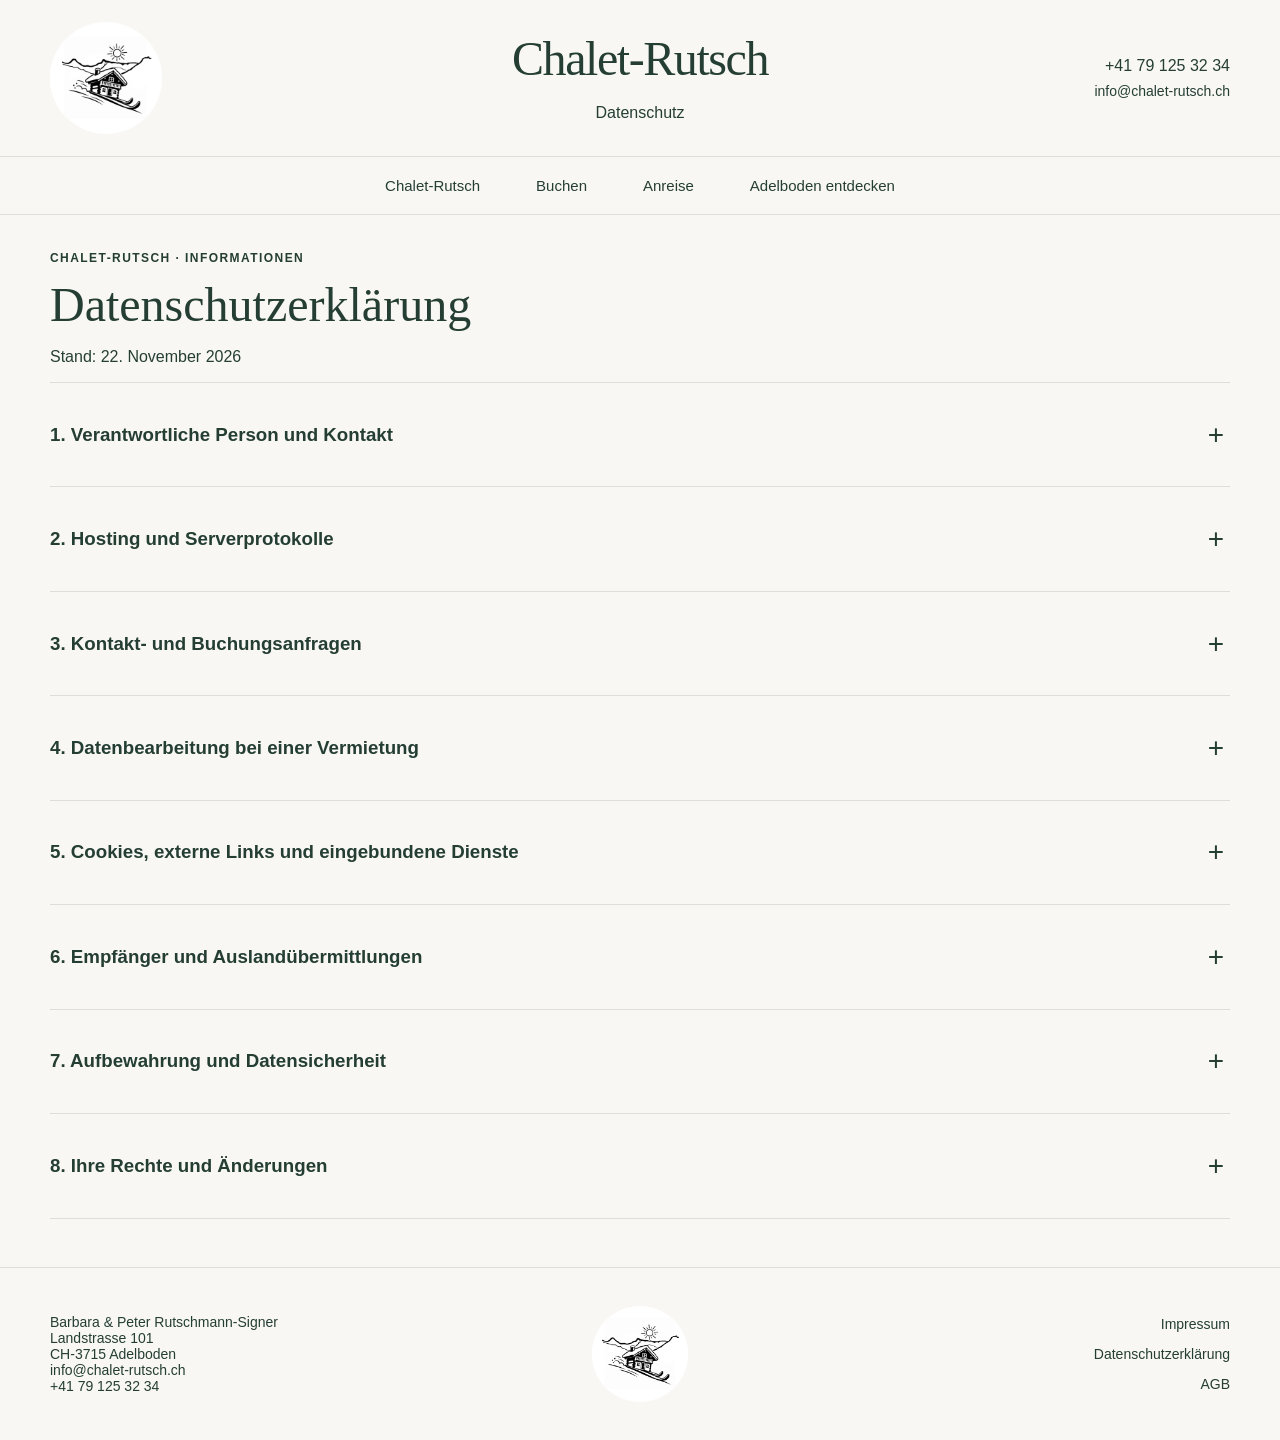
<file: privacy.html>
<!DOCTYPE html>
<html lang="de-CH">

<head>
  <meta charset="UTF-8">
  <meta name="viewport" content="width=device-width, initial-scale=1">
  <meta name="description" content="Datenschutzerklärung für Chalet-Rutsch">
  <title>Datenschutz | Chalet-Rutsch</title>
  <link rel="icon" type="img/png" href="img/chaletrutschsignet.webp">
  <link rel="stylesheet" href="css/style.css">
</head>

<body>
  <a class="skip-link" href="#inhalt">Zum Inhalt</a>
  <header>
    <div class="container header-top">
      <a class="logo-link" href="index.html" aria-label="Chalet-Rutsch – Startseite">
        <img class="logo" src="img/chaletrutschsignet.webp" alt="Chalet-Rutsch" width="112" height="112">
      </a>
      <div class="header-title">
        <h1>Chalet-Rutsch</h1>
        <p class="header-subtitle">Datenschutz</p>
      </div>
      <div class="header-contact">
        <a class="header-phone" href="tel:+41791253234">+41 79 125 32 34</a>
        <a class="header-email" href="mailto:info@chalet-rutsch.ch">info@chalet-rutsch.ch</a>
      </div>
    </div>
    <nav class="main-nav" aria-label="Hauptnavigation">
      <ul class="container">
        <li><a href="index.html">Chalet-Rutsch</a></li>
        <li><a href="booking.html">Buchen</a></li>
        <li><a href="directions.html">Anreise</a></li>
        <li><a href="explore.html">Adelboden entdecken</a></li>
      </ul>
    </nav>
  </header>
  <main id="inhalt" class="container">
    <section class="privacy-intro">
      <p class="directions-eyebrow">Chalet-Rutsch · Informationen</p>
      <h2>Datenschutzerklärung</h2>
      <p>Stand: 22. November 2026</p>
    </section>
    <details class="privacy-section">
      <summary>
        <h3>1. Verantwortliche Person und Kontakt</h3>
      </summary>
      <div class="privacy-section-content">
        <address>Peter Rutschmann<br>Landstrasse 101<br>3715 Adelboden, Schweiz<br>E-Mail: <a
            href="mailto:info@chalet-rutsch.ch">info@chalet-rutsch.ch</a><br>Telefon: <a href="tel:+41791253234">+41
            79 125 32 34</a></address>
        <p>Diese Datenschutzerklärung erläutert die Bearbeitung von Personendaten beim Besuch unserer Website sowie
          bei Anfragen und der Vermietung der Ferienwohnung Chalet-Rutsch. Bei Fragen oder zur Ausübung Ihrer Rechte
          wenden Sie sich direkt an uns. Massgeblich ist insbesondere das Schweizer Bundesgesetz über den Datenschutz
          (DSG); soweit im Einzelfall anwendbar, berücksichtigen wir zusätzlich die EU-Datenschutz-Grundverordnung
          (DSGVO).</p>
      </div>
    </details>
    <details class="privacy-section">
      <summary>
        <h3>2. Hosting und Serverprotokolle</h3>
      </summary>
      <div class="privacy-section-content">
        <p>Unsere Website wird bei der Hostpoint AG, Neue Jonastrasse 60, 8640 Rapperswil-Jona, Schweiz, gehostet.
          Hostpoint stellt die Infrastruktur für den Betrieb der Website bereit und bearbeitet die dazu erforderlichen
          Daten. Der Hosting-Datenstandort ist die Schweiz.</p>
        <p>Bei Zugriffen protokolliert Hostpoint technische Daten. Dazu zählen insbesondere IP-Adresse, Datum und
          Uhrzeit, Protokollinformationen, Statuscodes, übertragene Datenmengen und Fehlermeldungen sowie je nach
          Zugriff Browserangaben, aufgerufene Ressourcen und die Herkunftsseite (Referrer). Diese Bearbeitung dient
          dem zuverlässigen Betrieb, der Fehleranalyse, der Sicherheit und der Abwehr von Missbrauch.</p>
        <p>Gemäss Hostpoint werden Protokolldaten nach Wegfall der betrieblichen Notwendigkeit und Ablauf gesetzlicher
          oder vertraglicher Fristen automatisch gelöscht. Für die meisten Protokolldaten beträgt die Aufbewahrung
          maximal ein halbes Jahr. Dies ist keine einheitliche Löschfrist für sämtliche Protokolle, E-Mails oder
          Buchungsunterlagen.</p>
        <h4>Besuchsstatistik mit Logaholic</h4>
        <p>Hostpoint stellt Logaholic Basic bereit und aktiviert es nach eigenen Angaben beim Einrichten einer Website
          standardmässig. Das Programm erstellt aus den Serverprotokollen grafische Besuchsstatistiken.
          In Logaholic ist die IP-Maskierung aktiviert.
          Dadurch werden IP-Adressen für die Statistikauswertung gekürzt gespeichert.
          Diese Einstellung betrifft die Statistik und bedeutet nicht, dass auch die zugrunde liegenden technischen
          Serverprotokolle ausschliesslich gekürzte IP-Adressen enthalten.
          Die Statistikdaten werden ca. 6 Monate aufbewahrt und anschliessend gelöscht.
          Wir verwenden das Statistikprogramm Logaholic von Hostpoint, um die Nutzung unserer Website auszuwerten.
          Die Auswertung hilft uns, unsere Website zu verbessern.
        </p>
        <p>Informationen von Hostpoint: <a
            href="https://www.support.hostpoint.ch/de/administratives/schweizer-dsg/haeufig-gestellte-fragen-zum-neuen-schweizer-dsg/welche-daten-der-website-besucher-werden-durch-hostpoint-verarbeitet"
            rel="noreferrer">Bearbeitung von Protokolldaten</a> und <a
            href="https://support.hostpoint.ch/de/administratives/dsgvo/haeufig-gestellte-fragen-zur-dsgvo/ist-das-bei-hostpoint-verfuegbare-statistikprogramm-logaholic-dsgvo-konform"
            rel="noreferrer">Logaholic</a>.</p>
      </div>
    </details>
    <details class="privacy-section">
      <summary>
        <h3>3. Kontakt- und Buchungsanfragen</h3>
      </summary>
      <div class="privacy-section-content">
        <p>Wenn Sie uns per E-Mail oder telefonisch kontaktieren, bearbeiten wir Ihre Kontaktdaten, den Inhalt Ihrer
          Nachricht und gegebenenfalls den gewünschten Aufenthaltszeitraum sowie die Personenzahl. Diese Angaben
          dienen der Beantwortung Ihrer Anfrage, der Prüfung der Verfügbarkeit und der Vorbereitung einer Buchung.
          Bitte übermitteln Sie nur die hierfür erforderlichen Angaben.</p>
        <p>Unsere E-Mail-Postfächer werden ebenfalls von der Hostpoint AG in der Schweiz betrieben. Hostpoint
          bearbeitet dabei Nachrichteninhalte und Anhänge sowie die für Übermittlung, Zustellung und Sicherheit
          erforderlichen Kommunikationsdaten. Dazu gehören beispielsweise Absender- und Empfängeradressen, Zeitangaben
          und technische Nachrichtenkennungen. Hostpoint führt auch beim E-Mail-Dienst technische Protokolle.</p>
        <p>Hostpoint nennt für seine E-Mail-Infrastruktur den Datenstandort Schweiz. Beim Versand oder Empfang können
          zusätzlich die E-Mail-Anbieter unserer Kommunikationspartner und deren Infrastruktur beteiligt sein. Eine
          ausschliesslich in der Schweiz stattfindende E-Mail-Übermittlung wird deshalb nicht zugesichert.</p>
        <p>Daten einer Anfrage werden so lange aufbewahrt, wie dies zur Bearbeitung, für eine anschliessende Buchung
          oder aufgrund gesetzlicher Pflichten und berechtigter Nachweisinteressen erforderlich ist. Die Aufbewahrung
          von Nachrichten ist von der Aufbewahrung technischer E-Mail-Protokolle zu unterscheiden.</p>
      </div>
    </details>
    <details class="privacy-section">
      <summary>
        <h3>4. Datenbearbeitung bei einer Vermietung</h3>
      </summary>
      <div class="privacy-section-content">
        <p>Bei einer Buchung bearbeiten wir die für den Mietvertrag und Aufenthalt erforderlichen Angaben. Dazu können
          Name, Adresse, Kontaktangaben, Aufenthaltsdaten, Angaben zu Mitreisenden, Vertragskorrespondenz und
          Zahlungsinformationen gehören. Wir verwenden diese Daten für die Buchungsbestätigung, Organisation des
          Aufenthalts, Abrechnung und Erfüllung gesetzlicher Pflichten.</p>
        <p>Soweit entsprechende Pflichten bestehen, können erforderliche Gästedaten auch für Gästemeldungen, Kurtaxen
          oder Gästekarten verwendet und den zuständigen Stellen bekanntgegeben werden.</p>
      </div>
    </details>
    <details class="privacy-section">
      <summary>
        <h3>5. Cookies, externe Links und eingebundene Dienste</h3>
      </summary>
      <div class="privacy-section-content">
        <p>Wir setzen auf unserer Website keine Cookies und keine vergleichbaren browserseitigen Tracking-Technologien
          ein. Google Analytics und Werbetracking werden nicht verwendet. Bilder und Kartenansichten werden lokal
          bereitgestellt. Die beim Hosting entstehenden Serverprotokolle und eine gegebenenfalls aktive
          Logaholic-Auswertung sind in Abschnitt 2 beschrieben.</p>
        <p>Google Maps und andere externe Angebote sind ausschliesslich über normale Links erreichbar. Erst wenn Sie
          einen solchen Link anklicken, öffnen Sie das Angebot des jeweiligen Betreibers. Dieser kann Verbindungsdaten
          bearbeiten und eigene Cookies verwenden. Es gelten dessen Datenschutzbestimmungen. Eine Google-Maps-Karte
          wird auf unserer Website nicht als iframe geladen.</p>
      </div>
    </details>
    <details class="privacy-section">
      <summary>
        <h3>6. Empfänger und Auslandübermittlungen</h3>
      </summary>
      <div class="privacy-section-content">
        <p>Wir verkaufen Ihre Personendaten nicht. Zugriff erhalten Personen und Dienstleister, die diese für die
          beschriebenen Aufgaben benötigen. Hostpoint AG, Schweiz, ist unser Hosting- und E-Mail-Anbieter. Soweit
          Hostpoint Daten in unserem Auftrag bearbeitet, richten sich die Pflichten nach den vertraglichen
          Bestimmungen zur Auftragsbearbeitung.</p>
        <p>Weitere Bekanntgaben erfolgen mit Ihrer Einwilligung oder soweit sie für die Vertragsabwicklung,
          gesetzliche Pflichten oder die zulässige Geltendmachung und Verteidigung von Ansprüchen erforderlich sind.
          Dazu können je nach tatsächlicher Abwicklung zuständige Behörden, Tourismusstellen sowie beauftragte
          Abrechnungsdienstleister gehören.</p>
        <p>Der Datenstandort unserer Hostpoint-Hosting- und E-Mail-Dienste ist die Schweiz. Daraus folgt keine
          Zusicherung, dass jede an der Kommunikation oder an ergänzenden Dienstleistungen beteiligte Stelle
          ausschliesslich in der Schweiz arbeitet. Bei einer uns bekannten Bekanntgabe von Personendaten ins Ausland
          nennen wir die
          tatsächlichen Empfängerstaaten und, soweit erforderlich, die verwendeten Garantien oder gesetzlichen
          Ausnahmen.</p>
        <p>Weitere Informationen: <a href="https://www.hostpoint.ch/hostpoint/kontakt-agb.html"
            rel="noreferrer">Hostpoint: Datenschutz und Vertragsbedingungen</a>.</p>
      </div>
    </details>
    <details class="privacy-section">
      <summary>
        <h3>7. Aufbewahrung und Datensicherheit</h3>
      </summary>
      <div class="privacy-section-content">
        <p>Wir bewahren Personendaten so lange auf, wie dies für die genannten Zwecke, gesetzliche
          Aufbewahrungspflichten oder die Wahrung berechtigter Nachweisinteressen erforderlich ist. Anschliessend
          werden sie gelöscht oder anonymisiert. Aufbewahrungspflichtige Vertrags- und Buchhaltungsunterlagen können
          deshalb länger gespeichert bleiben als unverbindliche Anfragen. Für Sicherungskopien gelten die jeweiligen
          Sicherungs- und Löschzyklen.</p>
        <p>Wir treffen angemessene technische und organisatorische Massnahmen zum Schutz der Daten, beispielsweise
          Zugriffsbeschränkungen und sichere Zugangsdaten. Beim Aufruf über HTTPS wird die Übertragung zwischen
          Browser und Webserver verschlüsselt. Daraus folgt keine durchgängige Verschlüsselung der
          E-Mail-Kommunikation. Ein vollständiger Schutz vor Zugriffen Dritter kann nicht garantiert werden.</p>
      </div>
    </details>
    <details class="privacy-section">
      <summary>
        <h3>8. Ihre Rechte und Änderungen</h3>
      </summary>
      <div class="privacy-section-content">
        <p>Sie können im Rahmen der gesetzlichen Voraussetzungen Auskunft über Ihre bearbeiteten Personendaten und
          deren Berichtigung verlangen. Ebenso können Sie gegebenenfalls die Löschung oder Einschränkung einer
          Bearbeitung verlangen, einer Bearbeitung widersprechen oder eine erteilte Einwilligung für die Zukunft
          widerrufen. Ein Recht auf Datenherausgabe oder -übertragung besteht, soweit die gesetzlichen Voraussetzungen
          erfüllt sind.</p>
        <p>Gesetzliche Aufbewahrungspflichten oder andere zulässige Gründe können einer sofortigen Löschung
          entgegenstehen. Zur Bearbeitung Ihres Gesuchs können wir einen geeigneten Identitätsnachweis verlangen. Bei
          Datenschutzbedenken können Sie sich auch an den <a href="https://www.edoeb.admin.ch/"
            rel="noreferrer">Eidgenössischen Datenschutz- und Öffentlichkeitsbeauftragten (EDÖB)</a> wenden.</p>
        <p>Wir passen diese Erklärung an, wenn sich unsere Datenbearbeitung oder die rechtlichen Anforderungen ändern.
          Die jeweils aktuelle Fassung ist auf dieser Seite zugänglich.</p>
      </div>
    </details>
    </article>
  </main>
  <footer class="site-footer">
    <div class="container footer-grid">
      <address class="contact">
        <p>Barbara & Peter Rutschmann-Signer<br>Landstrasse 101<br>CH-3715 Adelboden<br>
          <a href="mailto:info@chalet-rutsch.ch">info@chalet-rutsch.ch</a><br>
          <a href="tel:+41791253234">+41 79 125 32 34</a>
        </p>
      </address>
      <a href="index.html" aria-label="Chalet-Rutsch – Startseite"><img class="logo footer-logo"
          src="img/chaletrutschsignet.webp" alt="Signet Chalet-Rutsch" width="96" height="96" loading="lazy"></a>
      <nav class="legal" aria-label="Rechtliche Informationen">
        <a href="legalnotice.html">Impressum</a>
        <a href="privacy.html">Datenschutzerklärung</a>
        <a href="terms.html">AGB</a>
      </nav>
    </div>
  </footer>
  <script src="js/scripts.js" defer></script>
</body>

</html>
</file>
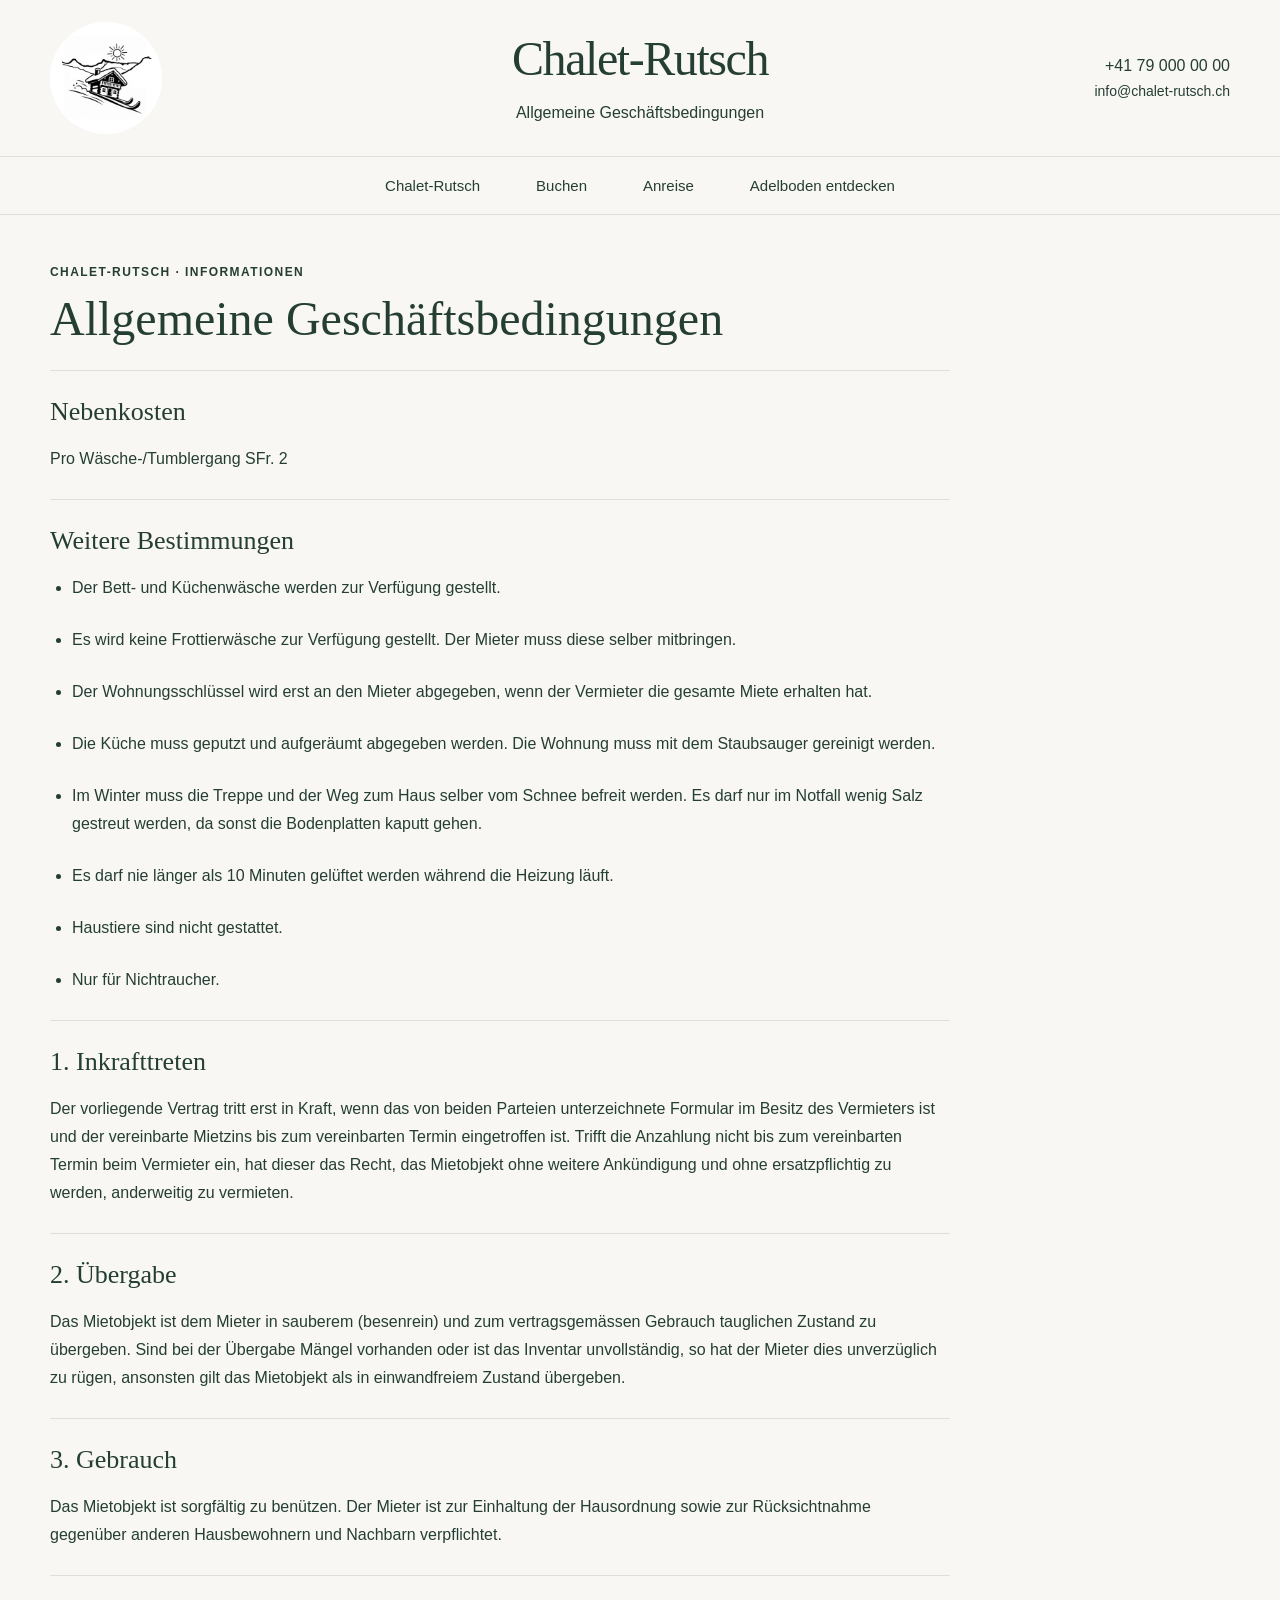
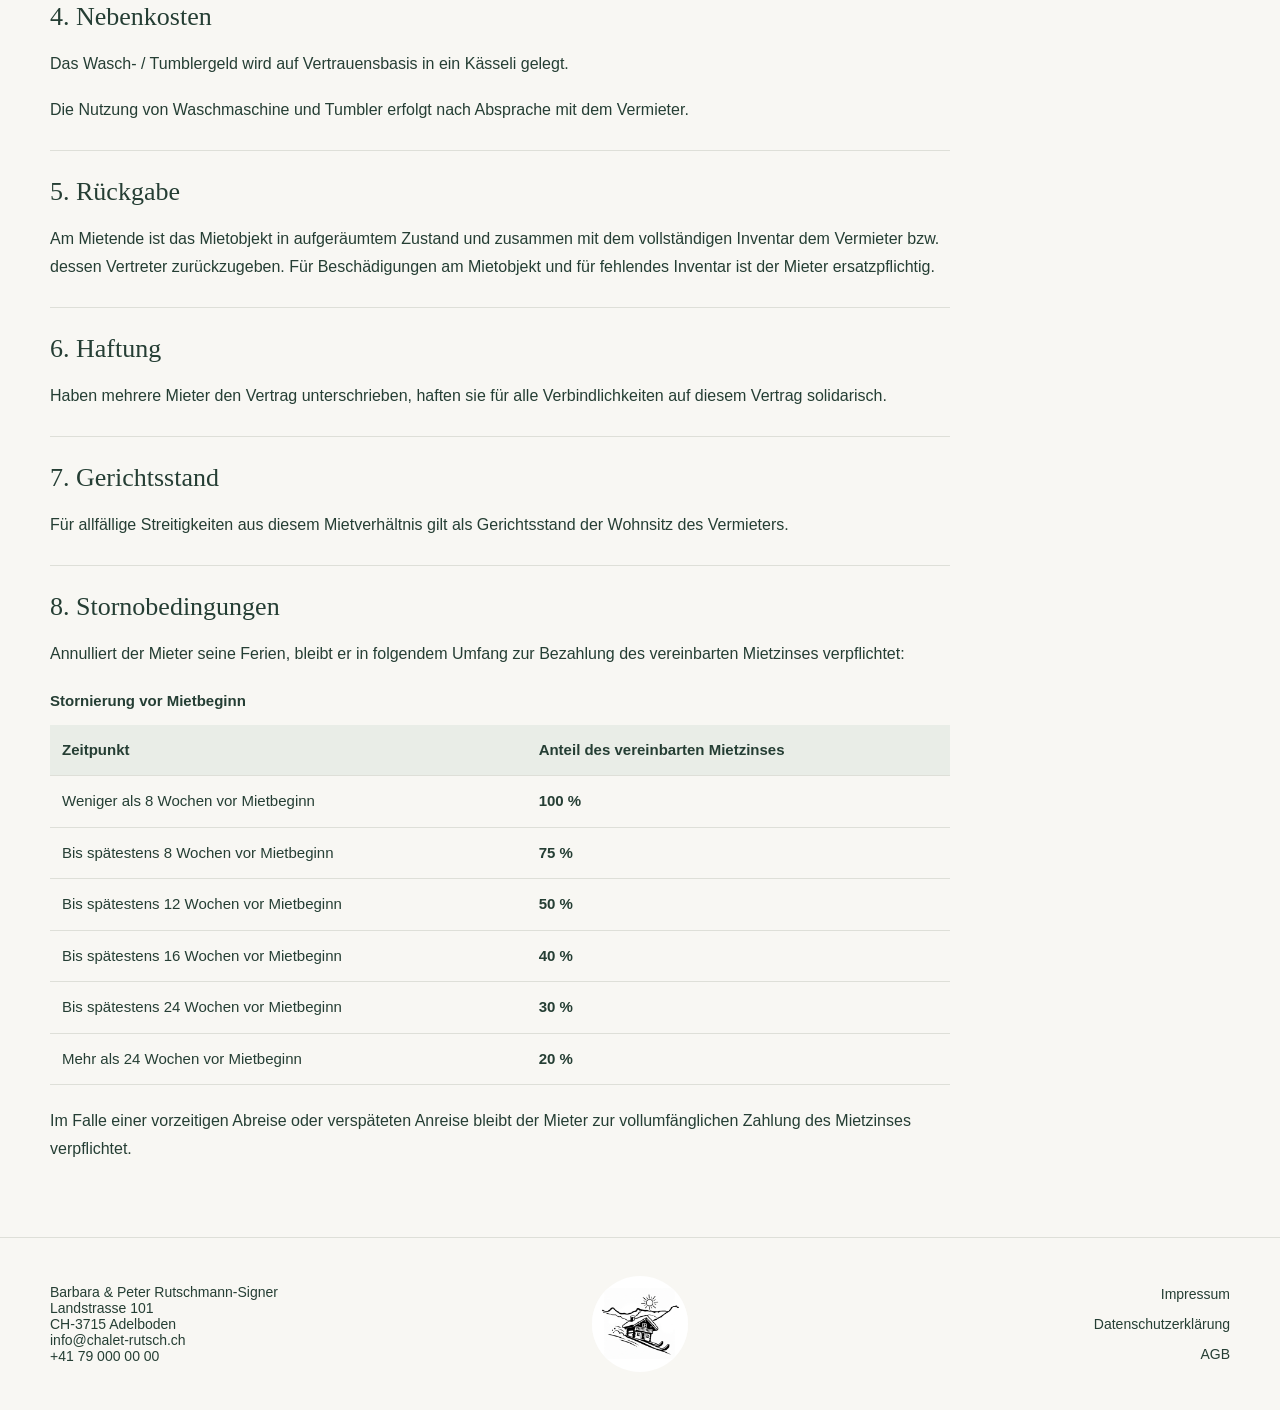
<file: terms.html>
<!DOCTYPE html>
<html lang="de-CH">
<head>
  <meta charset="UTF-8">
  <meta name="viewport" content="width=device-width, initial-scale=1">
  <meta name="description" content="Allgemeine Geschäftsbedingungen für die Ferienwohnung Chalet-Rutsch: Mietbedingungen, Nebenkosten, Hausregeln und Stornobedingungen.">
  <title>AGB | Chalet-Rutsch</title>
  <link rel="icon" type="img/png" href="img/chaletrutschsignet.webp">
  <link rel="stylesheet" href="css/style.css">
</head>
<body>
  </div>
  <a class="skip-link" href="#inhalt">Zum Inhalt</a>
  <header>
    <div class="container header-top">
      <a class="logo-link" href="index.html" aria-label="Chalet-Rutsch – Startseite">
        <img class="logo" src="img/chaletrutschsignet.webp" alt="Chalet-Rutsch" width="112" height="112">
      </a>
      <div class="header-title">
        <h1>Chalet-Rutsch</h1>
        <p class="header-subtitle">Allgemeine Geschäftsbedingungen</p>
      </div>
      <div class="header-contact">
        <a class="header-phone" href="tel:+41790000000">+41 79 000 00 00</a>
        <a class="header-email" href="mailto:info@chalet-rutsch.ch">info@chalet-rutsch.ch</a>
      </div>
    </div>
    <nav class="main-nav" aria-label="Hauptnavigation">
      <ul class="container">
        <li><a href="index.html">Chalet-Rutsch</a></li>
        <li><a href="booking.html">Buchen</a></li>
        <li><a href="directions.html">Anreise</a></li>
        <li><a href="explore.html">Adelboden entdecken</a></li>
      </ul>
    </nav>
  </header>
  <main id="inhalt" class="container">
    <section class="imprint-intro" aria-labelledby="agb-title">
      <p class="directions-eyebrow">Chalet-Rutsch · Informationen</p>
      <h2 id="agb-title">Allgemeine Geschäftsbedingungen</h2>
    </section>
    <article class="imprint-text agb-text" aria-label="Allgemeine Geschäftsbedingungen">
      <section aria-labelledby="additional-costs"><h3 id="additional-costs">Nebenkosten</h3><p>Pro Wäsche-/Tumblergang SFr. 2</p></section>
      <section aria-labelledby="house-rules"><h3 id="house-rules">Weitere Bestimmungen</h3>
        <ul>
          <li>Der Bett- und Küchenwäsche werden zur Verfügung gestellt.</li>
          <li>Es wird keine Frottierwäsche zur Verfügung gestellt. Der Mieter muss diese selber mitbringen.</li>
          <li>Der Wohnungsschlüssel wird erst an den Mieter abgegeben, wenn der Vermieter die gesamte Miete erhalten hat.</li>
          <li>Die Küche muss geputzt und aufgeräumt abgegeben werden. Die Wohnung muss mit dem Staubsauger gereinigt werden.</li>
          <li>Im Winter muss die Treppe und der Weg zum Haus selber vom Schnee befreit werden. Es darf nur im Notfall wenig Salz gestreut werden, da sonst die Bodenplatten kaputt gehen.</li>
          <li>Es darf nie länger als 10 Minuten gelüftet werden während die Heizung läuft.</li>
          <li>Haustiere sind nicht gestattet.</li>
          <li>Nur für Nichtraucher.</li>
        </ul>
      </section>
      <section aria-labelledby="commencement"><h3 id="commencement">1. Inkrafttreten</h3><p>Der vorliegende Vertrag tritt erst in Kraft, wenn das von beiden Parteien unterzeichnete Formular im Besitz des Vermieters ist und der vereinbarte Mietzins bis zum vereinbarten Termin eingetroffen ist. Trifft die Anzahlung nicht bis zum vereinbarten Termin beim Vermieter ein, hat dieser das Recht, das Mietobjekt ohne weitere Ankündigung und ohne ersatzpflichtig zu werden, anderweitig zu vermieten.</p></section>
      <section aria-labelledby="handover"><h3 id="handover">2. Übergabe</h3><p>Das Mietobjekt ist dem Mieter in sauberem (besenrein) und zum vertragsgemässen Gebrauch tauglichen Zustand zu übergeben. Sind bei der Übergabe Mängel vorhanden oder ist das Inventar unvollständig, so hat der Mieter dies unverzüglich zu rügen, ansonsten gilt das Mietobjekt als in einwandfreiem Zustand übergeben.</p></section>
      <section aria-labelledby="use"><h3 id="use">3. Gebrauch</h3><p>Das Mietobjekt ist sorgfältig zu benützen. Der Mieter ist zur Einhaltung der Hausordnung sowie zur Rücksichtnahme gegenüber anderen Hausbewohnern und Nachbarn verpflichtet.</p></section>
      <section aria-labelledby="costs"><h3 id="costs">4. Nebenkosten</h3><p>Das Wasch- / Tumblergeld wird auf Vertrauensbasis in ein Kässeli gelegt.</p><p>Die Nutzung von Waschmaschine und Tumbler erfolgt nach Absprache mit dem Vermieter.</p></section>
      <section aria-labelledby="return"><h3 id="return">5. Rückgabe</h3><p>Am Mietende ist das Mietobjekt in aufgeräumtem Zustand und zusammen mit dem vollständigen Inventar dem Vermieter bzw. dessen Vertreter zurückzugeben. Für Beschädigungen am Mietobjekt und für fehlendes Inventar ist der Mieter ersatzpflichtig.</p></section>
      <section aria-labelledby="liability"><h3 id="liability">6. Haftung</h3><p>Haben mehrere Mieter den Vertrag unterschrieben, haften sie für alle Verbindlichkeiten auf diesem Vertrag solidarisch.</p></section>
      <section aria-labelledby="jurisdiction"><h3 id="jurisdiction">7. Gerichtsstand</h3><p>Für allfällige Streitigkeiten aus diesem Mietverhältnis gilt als Gerichtsstand der Wohnsitz des Vermieters.</p></section>
      <section aria-labelledby="cancellation"><h3 id="cancellation">8. Stornobedingungen</h3><p>Annulliert der Mieter seine Ferien, bleibt er in folgendem Umfang zur Bezahlung des vereinbarten Mietzinses verpflichtet:</p>
        <table class="cancellation-table"><caption>Stornierung vor Mietbeginn</caption><thead><tr><th scope="col">Zeitpunkt</th><th scope="col">Anteil des vereinbarten Mietzinses</th></tr></thead><tbody>
          <tr><td>Weniger als 8 Wochen vor Mietbeginn</td><td>100 %</td></tr>
          <tr><td>Bis spätestens 8 Wochen vor Mietbeginn</td><td>75 %</td></tr>
          <tr><td>Bis spätestens 12 Wochen vor Mietbeginn</td><td>50 %</td></tr>
          <tr><td>Bis spätestens 16 Wochen vor Mietbeginn</td><td>40 %</td></tr>
          <tr><td>Bis spätestens 24 Wochen vor Mietbeginn</td><td>30 %</td></tr>
          <tr><td>Mehr als 24 Wochen vor Mietbeginn</td><td>20 %</td></tr>
        </tbody></table>
        <p>Im Falle einer vorzeitigen Abreise oder verspäteten Anreise bleibt der Mieter zur vollumfänglichen Zahlung des Mietzinses verpflichtet.</p>
      </section>
    </article>
  </main>
  <footer class="site-footer">
    <div class="container footer-grid">
      <address class="contact">
        <p>Barbara & Peter Rutschmann-Signer<br>Landstrasse 101<br>CH-3715 Adelboden<br>
        <a href="mailto:info@chalet-rutsch.ch">info@chalet-rutsch.ch</a><br>
        <a href="tel:+41790000000">+41 79 000 00 00</a></p>
      </address>
      <a href="index.html" aria-label="Chalet-Rutsch – Startseite"><img class="logo footer-logo" src="img/chaletrutschsignet.webp" alt="Signet Chalet-Rutsch" width="96" height="96" loading="lazy"></a>
      <nav class="legal" aria-label="Rechtliche Informationen">
        <a href="legalnotice.html">Impressum</a>
        <a href="privacy.html">Datenschutzerklärung</a>
        <a href="terms.html">AGB</a>
      </nav>
    </div>
  </footer>
  <script src="js/scripts.js" defer></script>
</body>
</html>
</file>
<file: css/style.css>
:root {
  /* Primary Colors */
  --ink: #253e34;
  --paper: #f8f7f3;
  --line: #dedfd8;
  
  /* Accent Colors */
  --accent-primary: #62765d;
  --accent-hover: #4f6248;
  --accent-focus: #3d4a35;
  
  /* Neutral Browns */
  --brown-light: #8a6942;
  --brown-medium: #8a774a;
  --brown-dark: #9a762b;
  
  /* Teal/Green Shades */
  --teal-dark: #405e4e;
  
  /* Background Colors */
  --bg-light: #e9ede7;
  --bg-cream: #fff4d6;
  --bg-pale: #fffefa;
  --bg-beige: #eeeadd;
  --bg-off-white: #f2f3ee;
  --bg-soft-gray: #eeeee7;
  --bg-pale-green: #dfe8dc;
  
  /* Spacing */
  --spacing-xs: 0.25rem;
  --spacing-sm: 0.5rem;
  --spacing-md: 1rem;
  --spacing-lg: 1.5rem;
  --spacing-xl: 2rem;
  --spacing-xxl: 2.5rem;
  --spacing-xxxl: 3rem;
  --spacing-4xl: 3.5rem;
  
  /* Common Margin/Padding Shortcuts */
  --margin-bottom-sm: 0 0 12px;
  --margin-bottom-md: 0 0 16px;
  --margin-bottom-lg: 0 0 18px;
  --margin-bottom-xl: 0 0 20px;
  --margin-bottom-2xl: 0 0 24px;
  --padding-container: 24px;
  --padding-compact: 20px;
  --padding-loose: 28px;
  
  /* Border Radius */
  --radius-sm: 3px;
  --radius-md: 4px;
  --radius-lg: 5px;
  --radius-xl: 6px;
  --radius-full: 50%;
  
  /* Font Sizes */
  --font-size-xs: 12px;
  --font-size-sm: 13px;
  --font-size-base: 14px;
  --font-size-md: 15px;
  --font-size-lg: 16px;
  --font-size-xl: 19px;
  --font-size-2xl: 22px;
  --font-size-3xl: 24px;
  --font-size-4xl: 26px;
  --font-size-5xl: 28px;
  --font-size-6xl: 30px;
  
  /* Line Heights */
  --line-height-tight: 1.3;
  --line-height-normal: 1.4;
  --line-height-relaxed: 1.5;
  --line-height-loose: 1.6;
  --line-height-looser: 1.65;
  --line-height-loosest: 1.7;
  --line-height-extra-loose: 1.75;
  --line-height-extreme: 1.9;
}

* {
  box-sizing: border-box;
}

body {
  margin: 0;
  background: var(--paper);
  color: var(--ink);
  font-family: Arial, Helvetica, sans-serif;
}

a {
  color: inherit;
  text-underline-offset: 5px;
}

a:hover {
  color: var(--accent-primary);
}

a:focus-visible {
  outline: 3px solid var(--brown-light);
  outline-offset: 6px;
}

.skip-link {
  position: absolute;
  z-index: 2;
  top: -100px;
  left: 16px;
  padding: 12px;
  background: white;
}

.skip-link:focus {
  top: 12px;
}

.container {
  width: min(1180px, calc(100% - 64px));
  margin-inline: auto;
}

.header-top {
  display: grid;
  grid-template-columns: 1fr auto 1fr;
  align-items: center;
  gap: 24px;
  padding-block: 22px;
}

.logo-link {
  display: inline-flex;
  justify-self: start;
}

.logo {
  display: block;
  width: 112px;
  height: 112px;
  border-radius: var(--radius-full);
  background: white;
  object-fit: contain;
}

h1 {
  margin: 0;
  font-family: Georgia, 'Times New Roman', serif;
  font-size: clamp(30px, 4vw, 48px);
  font-weight: normal;
  letter-spacing: -.03em;
}

.header-title {
  text-align: center;
}

.header-subtitle {
  margin: var(--spacing-md) 0 0;
  font-size: var(--font-size-lg);
  line-height: var(--line-height-normal);
}

.header-phone {
  justify-self: end;
  font-size: var(--font-size-lg);
  text-decoration: none;
  white-space: nowrap;
}

.header-contact {
  display: flex;
  flex-direction: column;
  align-items: flex-end;
  justify-self: end;
  gap: 8px;
  min-width: 0;
}

.header-email {
  font-size: var(--font-size-base);
  text-decoration: none;
  overflow-wrap: anywhere;
}

.header-email:hover {
  text-decoration: underline;
}

.main-nav {
  border-block: 1px solid var(--line);
}

.main-nav ul {
  display: flex;
  justify-content: center;
  gap: 52px;
  margin: 0 auto;
  padding: 0;
  list-style: none;
}

.main-nav a {
  display: block;
  padding: 20px 2px 17px;
  border-bottom: 3px solid transparent;
  font-size: var(--font-size-md);
  text-decoration: none;
}

.main-nav a[aria-current="page"] {
  border-bottom-color: var(--ink);
}

main {
  padding-block: 36px 48px;
}

figure {
  margin: 0;
}

.hero-image {
  display: block;
  width: 100%;
  aspect-ratio: 2 / 1;
  border-radius: var(--radius-sm);
  object-fit: cover;
}

.site-footer {
  border-top: 1px solid var(--line);
}

.footer-grid {
  display: grid;
  grid-template-columns: 1fr auto 1fr;
  align-items: center;
  gap: 32px;
  padding-block: 32px;
}

.contact,
.legal {
  display: flex;
  flex-direction: column;
  gap: 14px;
  font-size: var(--font-size-base);
  font-style: normal;
}

.contact a,
.legal a {
  width: fit-content;
  text-decoration: none;
}

.contact a:hover,
.legal a:hover {
  text-decoration: underline;
}

.footer-logo {
  width: 96px;
  height: 96px;
}

.legal {
  justify-self: end;
  align-items: flex-end;
}

.chalet-overview {
  display: grid;
  grid-template-columns: minmax(0, 1fr) minmax(0, 1fr);
  align-items: start;
  gap: 36px;
  margin-top: var(--spacing-xxxl);
}

.chalet-description {
  margin: var(--margin-bottom-lg);
  font-size: var(--font-size-lg);
  line-height: var(--line-height-looser);
}

.chalet-description:last-child {
  margin-bottom: 0;
}

.gallery {
  min-width: 0;
}

.gallery-stage {
  position: relative;
  overflow: hidden;
  border-radius: var(--radius-sm);
}

.gallery-image {
  display: block;
  width: 100%;
  height: auto;
  aspect-ratio: 4 / 3;
  object-fit: cover;
}

.gallery-image[hidden] {
  display: none;
}

.gallery button {
  cursor: pointer;
  font: inherit;
}

.gallery button:focus-visible {
  outline: 3px solid var(--brown-light);
  outline-offset: 4px;
}

.gallery-arrow {
  position: absolute;
  top: 50%;
  width: 44px;
  height: 48px;
  transform: translateY(-50%);
  border: 0;
  border-radius: var(--radius-sm);
  background: #253e34;
  color: white;
  font-size: 22px !important;
}

.gallery-arrow:hover {
  background: var(--teal-dark);
}

.gallery-prev {
  left: 12px;
}

.gallery-next {
  right: 12px;
}

.gallery-controls {
  display: flex;
  justify-content: space-between;
  align-items: center;
  gap: 12px;
  margin-top: var(--spacing-lg);
  font-size: var(--font-size-sm);
}

.gallery-pause {
  padding: 8px 12px;
  border: 1px solid var(--line);
  border-radius: var(--radius-sm);
  background: transparent;
  color: var(--ink);
}

.amenities {
  margin-top: 28px;
  padding-top: 24px;
  border-top: 1px solid var(--line);
}

.amenities h2 {
  margin: var(--margin-bottom-2xl);
  font-family: Georgia, 'Times New Roman', serif;
  font-size: var(--font-size-3xl);
  font-weight: normal;
  line-height: var(--line-height-tight);
}

.amenities-list {
  display: grid;
  grid-template-columns: repeat(auto-fit, minmax(120px, 1fr));
  gap: 26px 16px;
  margin: 0;
  padding: 0;
  list-style: none;
}

.amenity {
  display: flex;
  flex-direction: column;
  align-items: center;
  gap: 10px;
  overflow-wrap: anywhere;
  font-size: var(--font-size-base);
  line-height: var(--line-height-normal);
  text-align: center;
}

.amenity svg {
  flex-shrink: 0;
}

.booking-invitation {
  margin-top: var(--spacing-xxxl);
  padding: 28px 20px;
  border-top: 1px solid var(--line);
  text-align: center;
}

.booking-invitation h2 {
  margin: var(--margin-bottom-sm);
  font-family: Georgia, 'Times New Roman', serif;
  font-size: var(--font-size-3xl);
  font-weight: normal;
}

.booking-invitation p {
  margin: var(--margin-bottom-xl);
  line-height: var(--line-height-loose);
}

.booking-link {
  display: inline-block;
  padding: 12px 20px;
  border-radius: var(--radius-sm);
  background: var(--ink);
  color: white;
  text-decoration: none;
}

.booking-link:hover {
  background: var(--accent-primary);
  color: white;
}

.hosts-introduction {
  display: grid;
  grid-template-columns: minmax(0, 1fr) minmax(0, 1fr);
  align-items: center;
  gap: 36px;
  margin-top: var(--spacing-xxxl);
  padding-top: 32px;
  border-top: 1px solid var(--line);
  text-align: left;
}

.hosts-description h3 {
  margin: var(--margin-bottom-lg);
  font: normal 28px Georgia, 'Times New Roman', serif;
}

.hosts-description p {
  margin: var(--margin-bottom-2xl);
  line-height: var(--line-height-loosest);
}

.hosts-contact {
  font-style: normal;
  line-height: var(--line-height-extreme);
  overflow-wrap: anywhere;
}

.hosts-photo {
  margin: 0;
  min-width: 0;
}

.hosts-photo img {
  display: block;
  width: 100%;
  max-width: 250px;
  height: auto;
  aspect-ratio: auto;
  margin-inline: auto;
  border-radius: var(--radius-md);
}

.home-intro {
  max-width: 850px;
  margin-bottom: var(--spacing-xxl);
  padding-block: 14px 16px;
}

.home-eyebrow,
.directions-eyebrow,
.explore-eyebrow {
  margin: var(--margin-bottom-sm);
  font-size: var(--font-size-xs);
  font-weight: bold;
  letter-spacing: .12em;
  text-transform: uppercase;
}

.home-intro h2,
.explore-intro h2,
.explore-section h2 {
  font-family: Georgia, 'Times New Roman', serif;
  font-weight: normal;
}

.home-intro h2,
.explore-intro h2 {
  margin: var(--margin-bottom-xl);
  font-size: clamp(32px, 5vw, 48px);
}

.home-intro p:not(.home-eyebrow),
.explore-intro p:not(.explore-eyebrow),
.directions-intro p:not(.directions-eyebrow) {
  font-size: 18px; /* unique */
  line-height: var(--line-height-loosest);
}

.explore-intro {
  max-width: 850px;
  padding-block: 14px 16px;
}

.explore-section {
  padding-block: 36px;
  border-top: 1px solid var(--line);
  scroll-margin-top: var(--spacing-xxl);
}

.explore-section h2 {
  margin: 0 0 28px;
  font-size: var(--font-size-6xl);
}

.explore-section h3 {
  margin: var(--margin-bottom-sm);
  font-family: Georgia, 'Times New Roman', serif;
  font-size: var(--font-size-3xl);
  font-weight: normal;
}

.explore-section p {
  line-height: var(--line-height-loosest);
}

.explore-shortcuts {
  display: flex;
  flex-wrap: wrap;
  gap: 12px 24px;
  margin-block: 24px;
  font-size: var(--font-size-base);
}

.mountain-grid {
  display: grid;
  grid-template-columns: repeat(4, minmax(0, 1fr));
  gap: 20px;
}

.explore-card,
.season-card,
.leisure-grid > article,
.explore-link-list li {
  min-width: 0;
  padding: var(--padding-container);
  border: 1px solid var(--line);
  border-radius: var(--radius-md);
  background: var(--bg-pale);
}

.explore-card,
.leisure-grid > article {
  display: flex;
  flex-direction: column;
}

.explore-card p,
.season-card p:not(.explore-eyebrow),
.leisure-grid > article p {
  margin: var(--margin-bottom-2xl);
  font-size: var(--font-size-md);
}

.explore-card > a:not(.website-preview),
.season-card > a:not(.website-preview),
.leisure-grid > article > a:not(.website-preview) {
  font-size: var(--font-size-base);
}

.explore-card > a:not(.website-preview) {
  margin-top: auto;
}

.season-grid {
  display: grid;
  grid-template-columns: repeat(2, minmax(0, 1fr));
  gap: 24px;
}

.leisure-grid {
  display: grid;
  grid-template-columns: repeat(3, minmax(0, 1fr));
  gap: 32px;
}

.leisure-grid > article > a:last-child {
  margin-top: auto;
}

.explore-link-list {
  display: grid;
  grid-template-columns: repeat(3, minmax(0, 1fr));
  gap: 20px;
  margin: 0;
  padding: 0;
  list-style: none;
}

.explore-link-list a {
  display: block;
  padding-block: 18px;
  text-decoration: none;
}

.explore-link-list li > a:not(.website-preview) {
  padding: 0;
  font-size: var(--font-size-base);
}

.explore-link-list a:hover {
  text-decoration: underline;
}

.explore-link-list span {
  display: block;
  margin-top: 6px;
  color: var(--accent-primary);
  font-size: var(--font-size-sm);
}

.explore-note {
  margin: 24px 0 0;
  font-size: var(--font-size-sm);
}

.website-preview {
  position: relative;
  display: block;
  overflow: hidden;
  border: 1px solid var(--line);
  border-radius: var(--radius-md);
  background: var(--bg-light);
  text-decoration: none;
}

.website-preview img {
  display: block;
  width: 100%;
  height: auto;
  aspect-ratio: 8 / 5;
  object-fit: cover;
  object-position: top;
  color: var(--ink);
  font-size: var(--font-size-base);
}

.website-preview-caption {
  display: block;
  padding: 9px 12px;
  background: #253e34;
  color: white;
  font-size: var(--font-size-xs);
}

.website-preview:hover {
  outline: 2px solid var(--accent-primary);
  outline-offset: 2px;
}

.explore-card .website-preview {
  flex-shrink: 0;
  margin: 0 0 22px;
}

.season-card .website-preview,
.leisure-grid .website-preview {
  margin-bottom: var(--spacing-xxl);
}

.explore-link-list .website-preview {
  width: 100%;
  margin-bottom: 22px;
  padding: 0;
}

.explore-link-list .website-preview-caption {
  margin: 0;
  color: white;
}

.booking-intro {
  max-width: 740px;
  margin-bottom: 32px;
}

.booking-intro h2 {
  margin: var(--margin-bottom-lg);
  font: normal clamp(32px, 5vw, 46px) Georgia, serif;
}

.booking-intro p {
  line-height: var(--line-height-looser);
}

.booking-layout {
  display: grid;
  grid-template-columns: minmax(0, 1.1fr) minmax(0, 1fr);
  align-items: start;
  gap: 40px;
}

.booking-layout h3 {
  margin: var(--margin-bottom-md);
  font: normal 26px Georgia, serif;
}

.booking-calendar {
  padding: var(--padding-loose);
  border: 1px solid var(--line);
  border-radius: var(--radius-lg);
  background: var(--bg-pale);
}

.booking-hint {
  font-size: var(--font-size-sm);
  line-height: var(--line-height-loose);
}

.calendar-notice {
  padding: 12px;
  background: var(--bg-beige);
  font-size: var(--font-size-sm);
  line-height: var(--line-height-relaxed);
}

.calendar-heading {
  display: flex;
  justify-content: space-between;
  align-items: center;
  margin: 24px 0 16px;
}

.calendar-heading h4 {
  margin: 0;
  font-size: var(--font-size-xl);
  text-transform: capitalize;
}

.calendar-heading button {
  width: 40px;
  height: 40px;
  border: 1px solid var(--line);
  border-radius: var(--radius-md);
  background: transparent;
  font-size: var(--font-size-4xl);
}

.calendar-weekdays,
.calendar-days {
  display: grid;
  grid-template-columns: repeat(7, minmax(0, 1fr));
  gap: 5px;
}

.calendar-weekdays {
  margin-bottom: var(--spacing-lg);
  font-size: var(--font-size-xs);
  text-align: center;
}

.calendar-day {
  min-width: 0;
  min-height: 42px;
  border: 1px solid transparent;
  border-radius: var(--radius-md);
  background: var(--bg-off-white);
  color: var(--ink);
  font: inherit;
}

.calendar-day:disabled {
  cursor: default;
  opacity: .35;
}

.calendar-day[aria-current="date"] {
  border-color: var(--accent-primary);
}

.calendar-day.in-range {
  background: var(--bg-pale-green);
}

.calendar-day.selected {
  background: var(--ink);
  color: white;
}

.booking-layout button {
  cursor: pointer;
  color: inherit;
}

.booking-layout button:focus-visible,
select:focus-visible {
  outline: 3px solid var(--brown-light);
  outline-offset: 2px;
}

.calendar-heading button:disabled {
  cursor: default;
  opacity: .3;
}

.date-summary {
  display: grid;
  grid-template-columns: 1fr 1fr;
  gap: 12px;
  margin-top: var(--spacing-xxl);
  padding-top: 18px;
  border-top: 1px solid var(--line);
}

.date-summary span {
  display: block;
  margin-bottom: var(--spacing-md);
  font-size: var(--font-size-xs);
}

.date-summary strong {
  font-size: var(--font-size-md);
}

.reset-dates {
  padding: 0;
  border: 0;
  background: transparent;
  font: inherit;
  font-size: var(--font-size-sm);
  text-decoration: underline;
}

.booking-facts {
  margin: 0 0 30px;
}

.booking-facts div {
  padding: 12px 0;
  border-bottom: 1px solid var(--line);
}

.booking-facts dt {
  margin-bottom: 5px;
  color: var(--accent-primary);
  font-size: var(--font-size-sm);
}

.booking-facts dd {
  margin: 0;
  line-height: var(--line-height-relaxed);
}

.booking-request {
  padding: var(--padding-container);
  border-radius: var(--radius-md);
  background: var(--bg-light);
}

.booking-request p {
  line-height: var(--line-height-looser);
}

.booking-request label {
  display: block;
  margin-bottom: var(--spacing-md);
  font-size: var(--font-size-base);
}

.booking-request select {
  padding: 10px 16px;
  border: 1px solid var(--line);
  border-radius: var(--radius-sm);
  background: white;
  color: var(--ink);
  font: inherit;
}

.booking-button {
  display: block;
  margin-top: 20px;
  padding: 15px;
  border-radius: var(--radius-sm);
  background: var(--ink);
  color: white;
  text-align: center;
  text-decoration: none;
}

.booking-button:hover {
  background: var(--teal-dark);
  color: white;
}

.directions-intro {
  max-width: 850px;
  margin-bottom: var(--spacing-xxl);
  padding-block: 14px 16px;
}

.directions-intro h2 {
  margin: var(--margin-bottom-xl);
  font: normal clamp(32px, 5vw, 48px) Georgia, serif;
}

.directions-map {
  overflow: hidden;
  border: 1px solid var(--line);
  border-radius: var(--radius-md);
  background: var(--bg-light);
}

.directions-map iframe {
  display: block;
  width: 100%;
  height: clamp(340px, 45vw, 520px);
}

.directions-address {
  display: flex;
  justify-content: space-between;
  align-items: center;
  gap: 24px;
  padding-block: 26px 32px;
}

.directions-address h3 {
  margin: 0 0 10px;
  font: normal 24px Georgia, serif;
}

.directions-address address {
  font-style: normal;
  line-height: var(--line-height-looser);
}

.directions-button {
  display: inline-block;
  padding: 15px 22px;
  border-radius: var(--radius-sm);
  background: var(--ink);
  color: white;
  line-height: var(--line-height-relaxed);
  text-decoration: none;
}

.directions-button:hover {
  background: var(--teal-dark);
  color: white;
}

.arrival-section {
  padding-block: 32px;
  border-top: 1px solid var(--line);
}

.arrival-section h2,
.directions-contact h2 {
  margin: var(--margin-bottom-2xl);
  font: normal 30px Georgia, serif;
}

.arrival-steps {
  display: grid;
  grid-template-columns: repeat(3, minmax(0, 1fr));
  gap: 28px;
  margin: 0;
  padding: 0;
  list-style: none;
}

.arrival-steps li {
  display: flex;
  flex-direction: column;
  padding: var(--padding-container);
  border-radius: var(--radius-md);
  background: var(--bg-soft-gray);
  min-width: 0;
}

.arrival-steps li > div {
  display: flex;
  flex-direction: column;
  min-width: 0;
  width: 100%;
}

.arrival-number {
  display: block;
  margin-bottom: 22px;
  color: var(--accent-primary);
  font-size: var(--font-size-sm);
  letter-spacing: .12em;
}

.arrival-steps h3 {
  margin: 0 0 14px;
  font: normal 24px Georgia, serif;
}

.arrival-steps p {
  margin: 0;
  line-height: var(--line-height-loosest);
}

.directions-contact {
  display: flex;
  justify-content: space-between;
  align-items: center;
  gap: 24px;
  padding: var(--padding-loose);
  border-radius: var(--radius-md);
  background: var(--bg-light);
}

.directions-contact h2 {
  margin-bottom: var(--spacing-lg);
  font-size: var(--font-size-4xl);
}

.directions-contact p {
  margin: 0;
  line-height: var(--line-height-looser);
}

.directions-contact-links {
  display: flex;
  flex-shrink: 0;
  flex-direction: column;
  gap: 14px;
}

.imprint-intro {
  padding-block: 14px 24px;
}

.imprint-intro h2 {
  margin: 0;
  font: normal clamp(32px, 5vw, 48px) Georgia, serif;
}

.imprint-text,
.privacy-text {
  max-width: 900px;
  overflow-wrap: anywhere;
}

.imprint-text section {
  padding-block: 26px;
  border-top: 1px solid var(--line);
}

.imprint-text h3 {
  margin: var(--margin-bottom-lg);
  font: normal 26px Georgia, serif;
}

.imprint-text p,
.imprint-text address {
  margin: var(--margin-bottom-lg);
  font-style: normal;
  line-height: var(--line-height-extra-loose);
}

.imprint-text p:last-child,
.imprint-text address {
  margin-bottom: 0;
}

.agb-text ul {
  margin: 0;
  padding-left: 22px;
  line-height: var(--line-height-extra-loose);
}

.agb-text li + li {
  margin-top: var(--spacing-lg);
}

.cancellation-table {
  width: 100%;
  margin: 22px 0;
  border-collapse: collapse;
  font-size: var(--font-size-md);
  line-height: var(--line-height-relaxed);
}

.cancellation-table caption {
  padding-bottom: 12px;
  font-weight: bold;
  text-align: left;
}

.cancellation-table th,
.cancellation-table td {
  padding: 14px 12px;
  border-bottom: 1px solid var(--line);
  text-align: left;
  vertical-align: top;
}

.cancellation-table th {
  background: var(--bg-light);
}

.cancellation-table td:last-child {
  font-weight: bold;
  white-space: nowrap;
}

.privacy-intro h2 {
  margin: var(--margin-bottom-md);
  font: normal clamp(32px, 5vw, 48px) Georgia, serif;
}

.privacy-draft {
  margin: var(--spacing-loose) 0;
  padding: var(--padding-compact);
  background: var(--bg-beige);
  line-height: var(--line-height-looser);
}

.privacy-text h3 {
  margin: 36px 0 16px;
  padding-top: 24px;
  border-top: 1px solid var(--line);
  font: normal 28px Georgia, serif;
}

.privacy-text h4 {
  margin: 28px 0 12px;
  font: normal 22px Georgia, serif;
}

.privacy-text p {
  margin: var(--margin-bottom-lg);
  line-height: var(--line-height-extra-loose);
}

.privacy-section {
  border-top: 1px solid var(--line);
}

.privacy-section:last-child {
  border-bottom: 1px solid var(--line);
}

.privacy-section > summary {
  display: flex;
  justify-content: space-between;
  align-items: center;
  gap: 20px;
  padding: 22px 0;
  cursor: pointer;
  list-style: none;
}

.privacy-section > summary::-webkit-details-marker {
  display: none;
}

.privacy-section > summary::after {
  flex: 0 0 28px;
  content: '+';
  font-size: var(--font-size-5xl);
  line-height: 1; /* reset */
  text-align: center;
}

.privacy-section[open] > summary::after {
  content: '−';
}

.privacy-section > summary:hover {
  color: var(--accent-primary);
}

.privacy-section > summary:focus-visible {
  outline: 3px solid var(--brown-light);
  outline-offset: 4px;
}

.privacy-text .privacy-section > summary h3 {
  margin: 0;
  padding: 0;
  border: 0;
  font-size: clamp(22px, 4vw, 28px);
}

.privacy-section-content {
  padding-bottom: 12px;
}

@media (max-width: 1000px) {
  .mountain-grid {
    grid-template-columns: repeat(2, minmax(0, 1fr));
  }
}

@media (max-width: 800px) {
  .chalet-overview {
    grid-template-columns: 1fr;
    gap: 24px;
  }

  .booking-layout {
    grid-template-columns: 1fr;
    gap: 30px;
  }

  .arrival-steps {
    grid-template-columns: 1fr;
    gap: 16px;
  }
}

@media (max-width: 680px) {
  .container {
    width: calc(100% - 32px);
  }

  .header-top {
    grid-template-columns: 72px 1fr;
    gap: 12px 20px;
    padding-block: 20px;
  }

  .logo {
    width: 72px;
    height: 72px;
  }

  .logo-link {
    grid-row: span 2;
  }

  .header-title {
    text-align: left;
  }

  .header-subtitle {
    font-size: var(--font-size-base);
  }

  h1 {
    font-size: 32px;
  }

  .header-phone {
    justify-self: start;
    font-size: var(--font-size-base);
  }

  .header-contact {
    justify-self: start;
    align-items: flex-start;
  }

  .main-nav ul {
    flex-wrap: wrap;
    row-gap: 30px;
    column-gap: 22px;
  }

  .main-nav a {
    padding-block: 12px;
    font-size: var(--font-size-base);
  }

  main {
    padding-block: 24px 32px;
  }

  .hero-image {
    aspect-ratio: 4 / 3;
  }

  .footer-grid {
    grid-template-columns: 1fr;
    justify-items: center;
    gap: 26px;
    padding-block: 28px;
  }

  .contact,
  .legal {
    justify-self: center;
    align-items: center;
  }

  .mountain-grid,
  .season-grid,
  .leisure-grid,
  .explore-link-list {
    grid-template-columns: 1fr;
  }

  .explore-section {
    padding-block: 28px;
  }

  .directions-address,
  .directions-contact {
    flex-direction: column;
    align-items: flex-start;
  }

  .hosts-introduction {
    grid-template-columns: 1fr;
    gap: 24px;
  }
}

@media (max-width: 480px) {
  .cancellation-table {
    font-size: var(--font-size-sm);
  }

  .cancellation-table th,
  .cancellation-table td {
    padding: 12px 8px;
  }
}

@media (max-width: 400px) {
  .booking-calendar {
    padding: 16px;
  }

  .calendar-days {
    gap: 3px;
  }
}

@media (max-width: 380px) {
  .amenities-list {
    grid-template-columns: repeat(2, minmax(0, 1fr));
  }
}

@media print {
  .privacy-section > summary::after {
    display: none;
  }

  .privacy-section::details-content {
    display: block;
  }

  .privacy-section > .privacy-section-content {
    display: block !important;
  }
}

.carousel {
  position: relative;
  margin: var(--spacing-loose) 0;
}

.carousel-viewport {
  overflow: hidden;
}

.carousel-track {
  display: flex;
  margin: 0;
  padding: 0;
  list-style: none;
  transition: transform 0.5s ease;
}

.carousel-track li {
  flex: 0 0 25%;
  padding-inline: 6px;
  box-sizing: border-box;
}

.carousel-track img {
  display: block;
  width: 100%;
  aspect-ratio: 4 / 3;
  object-fit: cover;
  border-radius: var(--radius-xl);
}

.carousel-btn {
  position: absolute;
  top: 50%;
  z-index: 1;
  width: 40px;
  height: 40px;
  transform: translateY(-50%);
  border: 0;
  border-radius: var(--radius-full);
  background: rgba(37, 62, 52, 0.85);
  color: #fff;
  font-size: var(--font-size-4xl);
  line-height: 1; /* reset */
  cursor: pointer;
}

.carousel-prev { left: 10px; }
.carousel-next { right: 10px; }

@media (prefers-reduced-motion: reduce) {
  .carousel-track { transition: none; }
}

@media (max-width: 600px) {
  .carousel-track li { flex-basis: 50%; }
}

/* Cookie Banner Styles */
.cookie-banner {

/* ========================================
   PRIVACY PAGE STYLES
   ======================================== */

:root {
  --color-privacy-dark: var(--brown-medium);
  --color-privacy-light: var(--brown-dark);
  --color-privacy-bg: var(--bg-cream);
  --color-privacy-border: #dedfd8;
  --font-privacy-serif: Georgia, serif;
  --font-privacy-h2: normal clamp(30px, 5vw, 46px);
  --font-privacy-h3: normal clamp(21px, 3vw, 27px);
}

.privacy-intro h2 {
  font: var(--font-privacy-h2) var(--font-privacy-serif);
  margin: 0 0 16px 0;
}

.privacy-text {
  max-width: 950px;
  overflow-wrap: anywhere;
}

.privacy-draft,
.privacy-open-item {
  padding: 16px 20px;
  background: var(--color-privacy-bg);
  border-left: 4px solid var(--color-privacy-light);
  line-height: var(--line-height-looser);
}

.privacy-draft {
  margin: 24px 0;
}

.privacy-section {
  border-top: 1px solid var(--color-privacy-border);
}

.privacy-section:last-child {
  border-bottom: 1px solid var(--color-privacy-border);
}

.privacy-section > summary {
  display: flex;
  align-items: center;
  justify-content: space-between;
  gap: 20px;
  cursor: pointer;
  list-style: none;
  padding: 22px 0;
}

.privacy-section > summary::-webkit-details-marker {
  display: none;
}

.privacy-section > summary::after {
  content: '+';
  font-size: var(--font-size-4xl);
  flex-shrink: 0;
}

.privacy-section[open] > summary::after {
  content: '−';
}

.privacy-section > summary h3 {
  font: var(--font-privacy-h3) var(--font-privacy-serif);
  margin: 0;
  padding: 0;
  border: 0;
}

.privacy-section > summary:focus-visible {
  outline: 3px solid var(--color-privacy-dark);
  outline-offset: 4px;
}

.privacy-section-content {
  padding-bottom: 20px;
}

.privacy-section-content p,
.privacy-section-content address {
  font-style: normal;
  line-height: var(--line-height-extra-loose);
  margin: 0 0 18px 0;
}

.privacy-section-content h4 {
  font-size: 1.1rem;
  margin-top: 1.5rem;
}

/* ========================================
   DIRECTIONS PAGE STYLES
   ======================================== */

.arrival-step-image {
  display: block;
  width: 100%;
  height: auto;
  aspect-ratio: 16 / 9;
  object-fit: cover;
  margin: 1rem 0 0 0;
  border-radius: var(--radius-lg);
}
</file>
